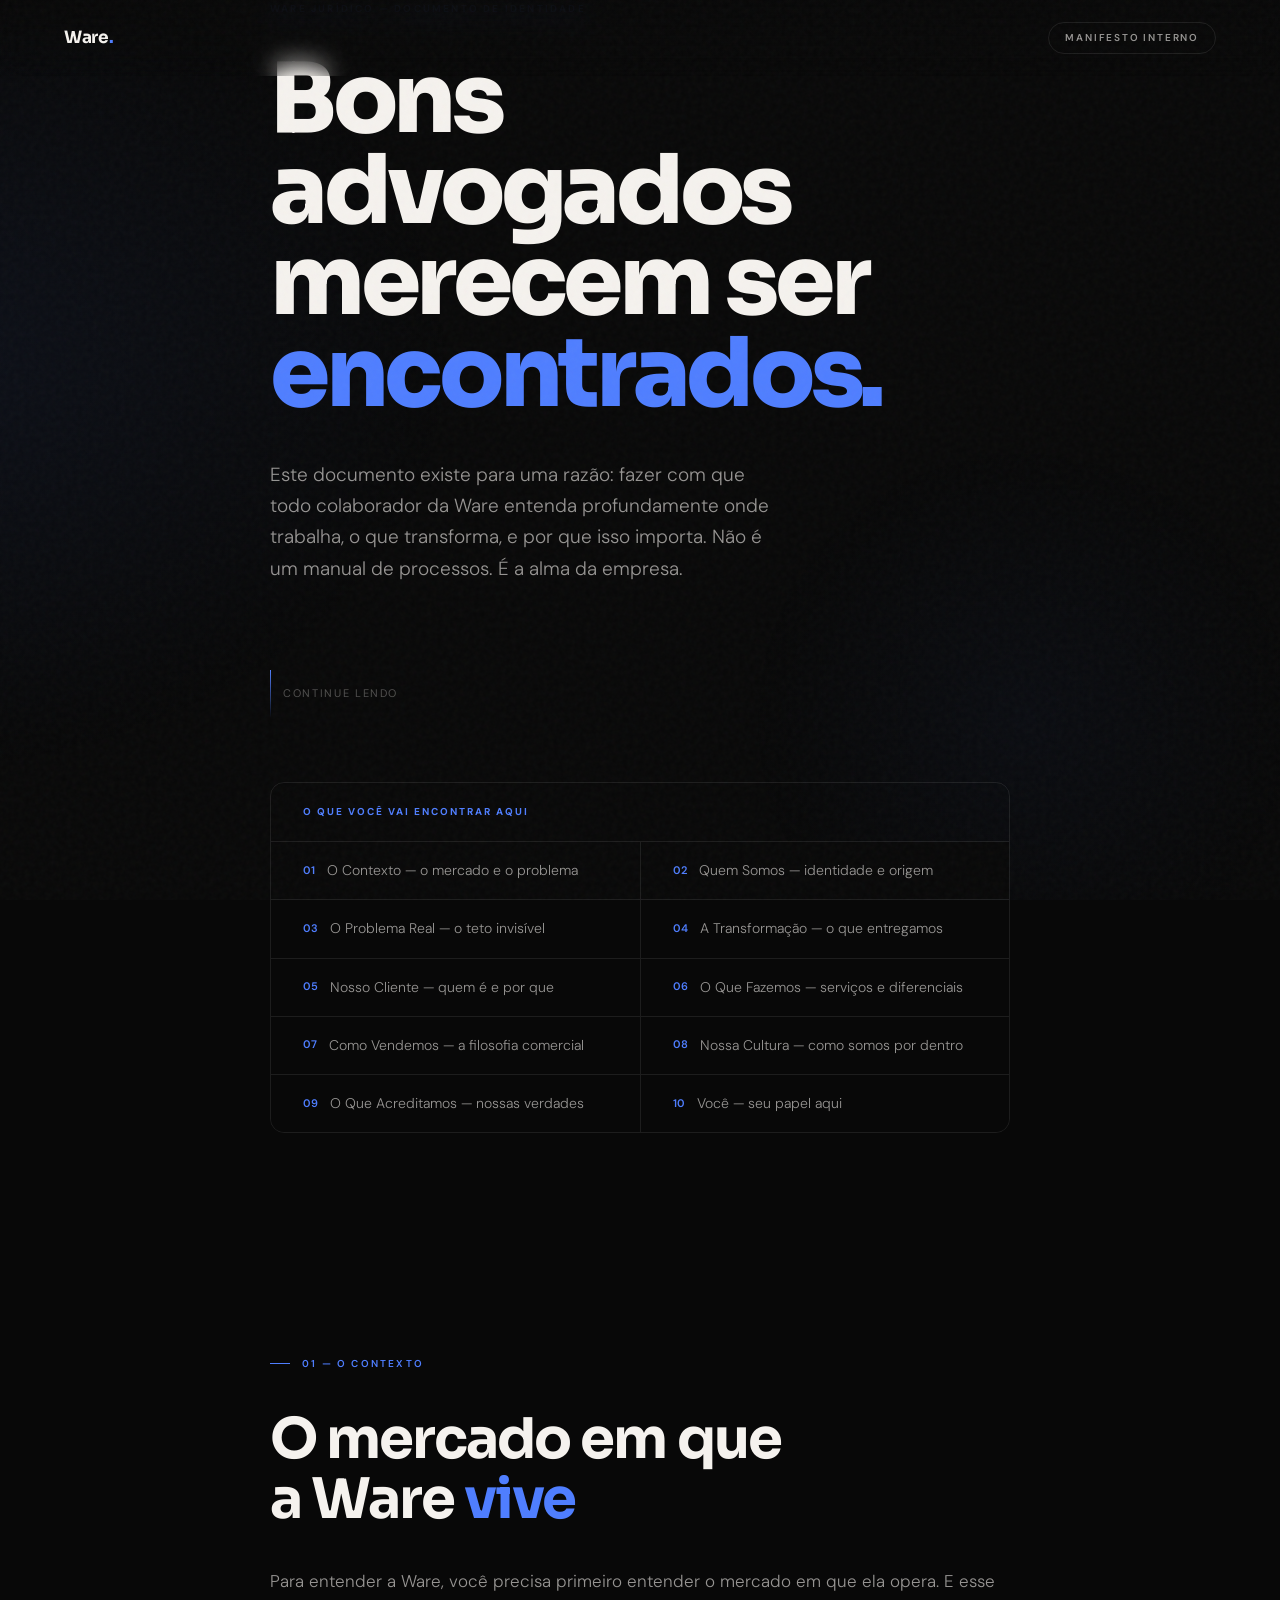
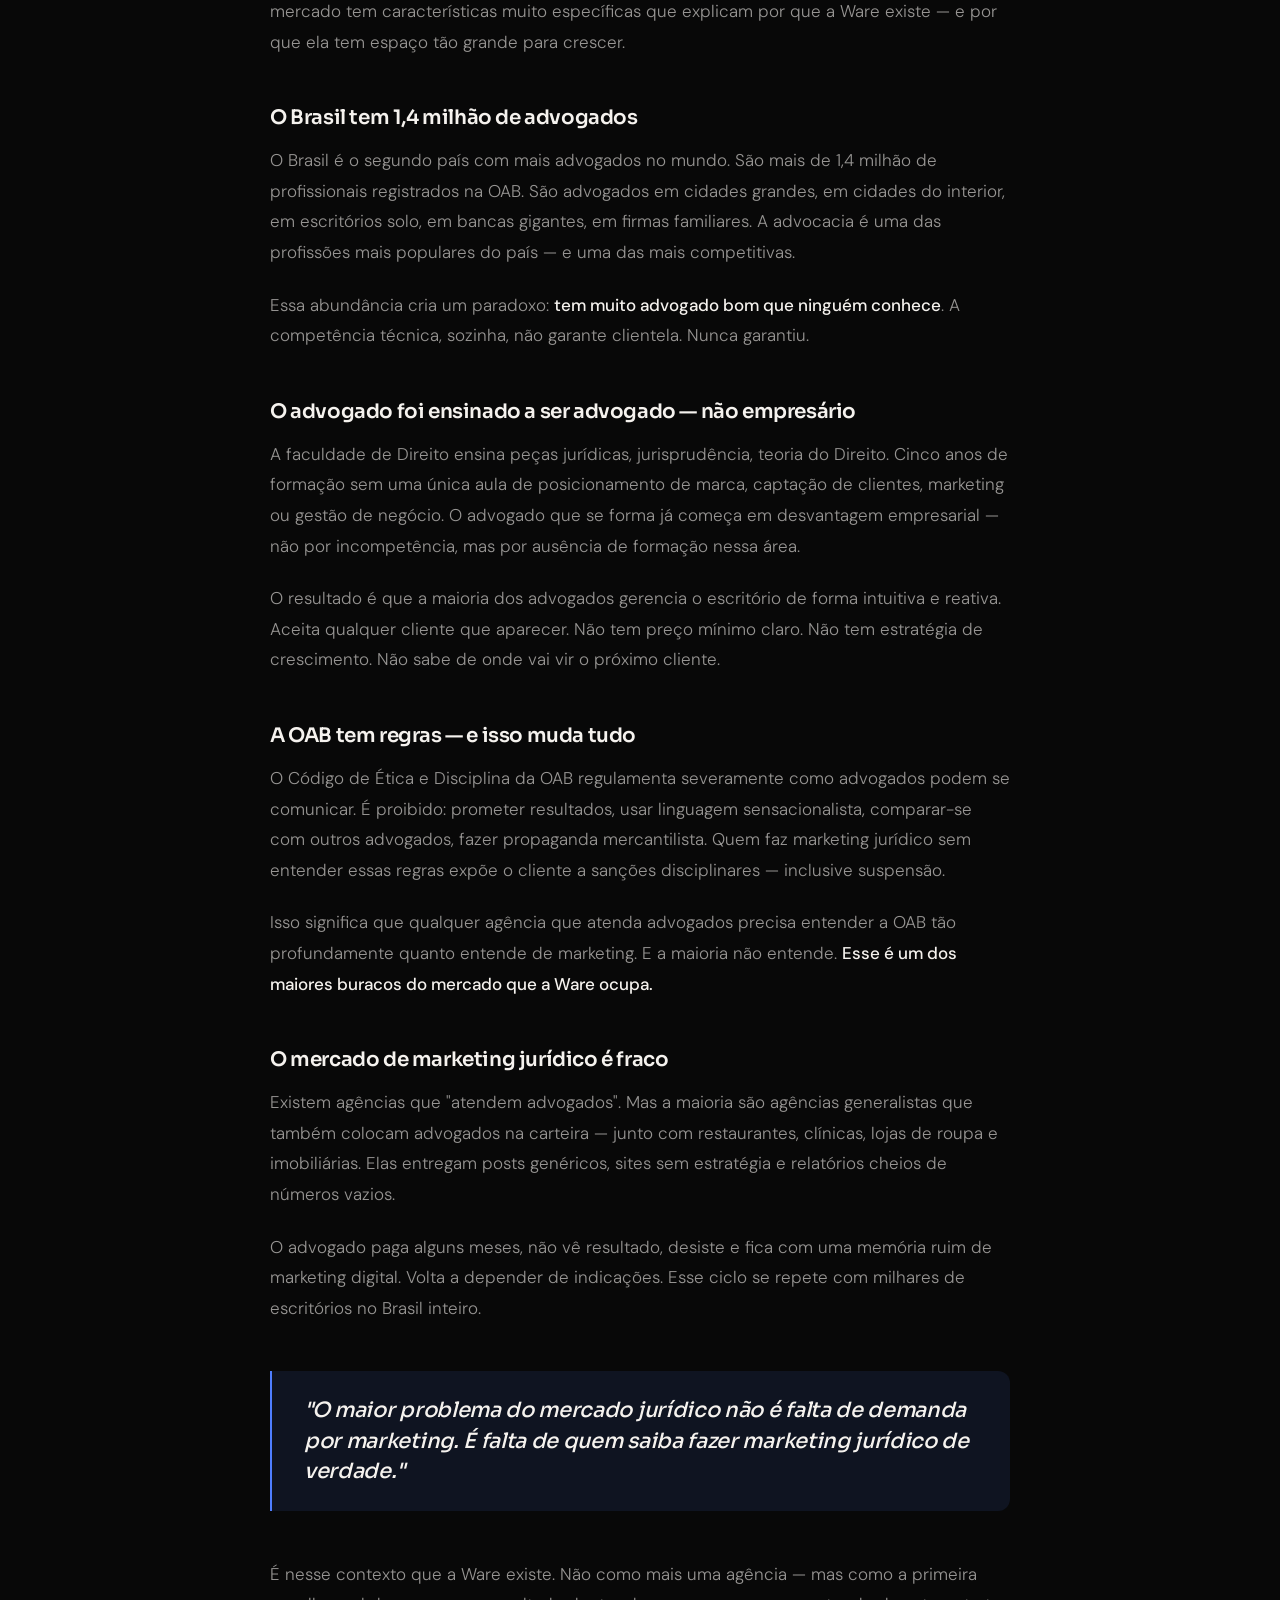
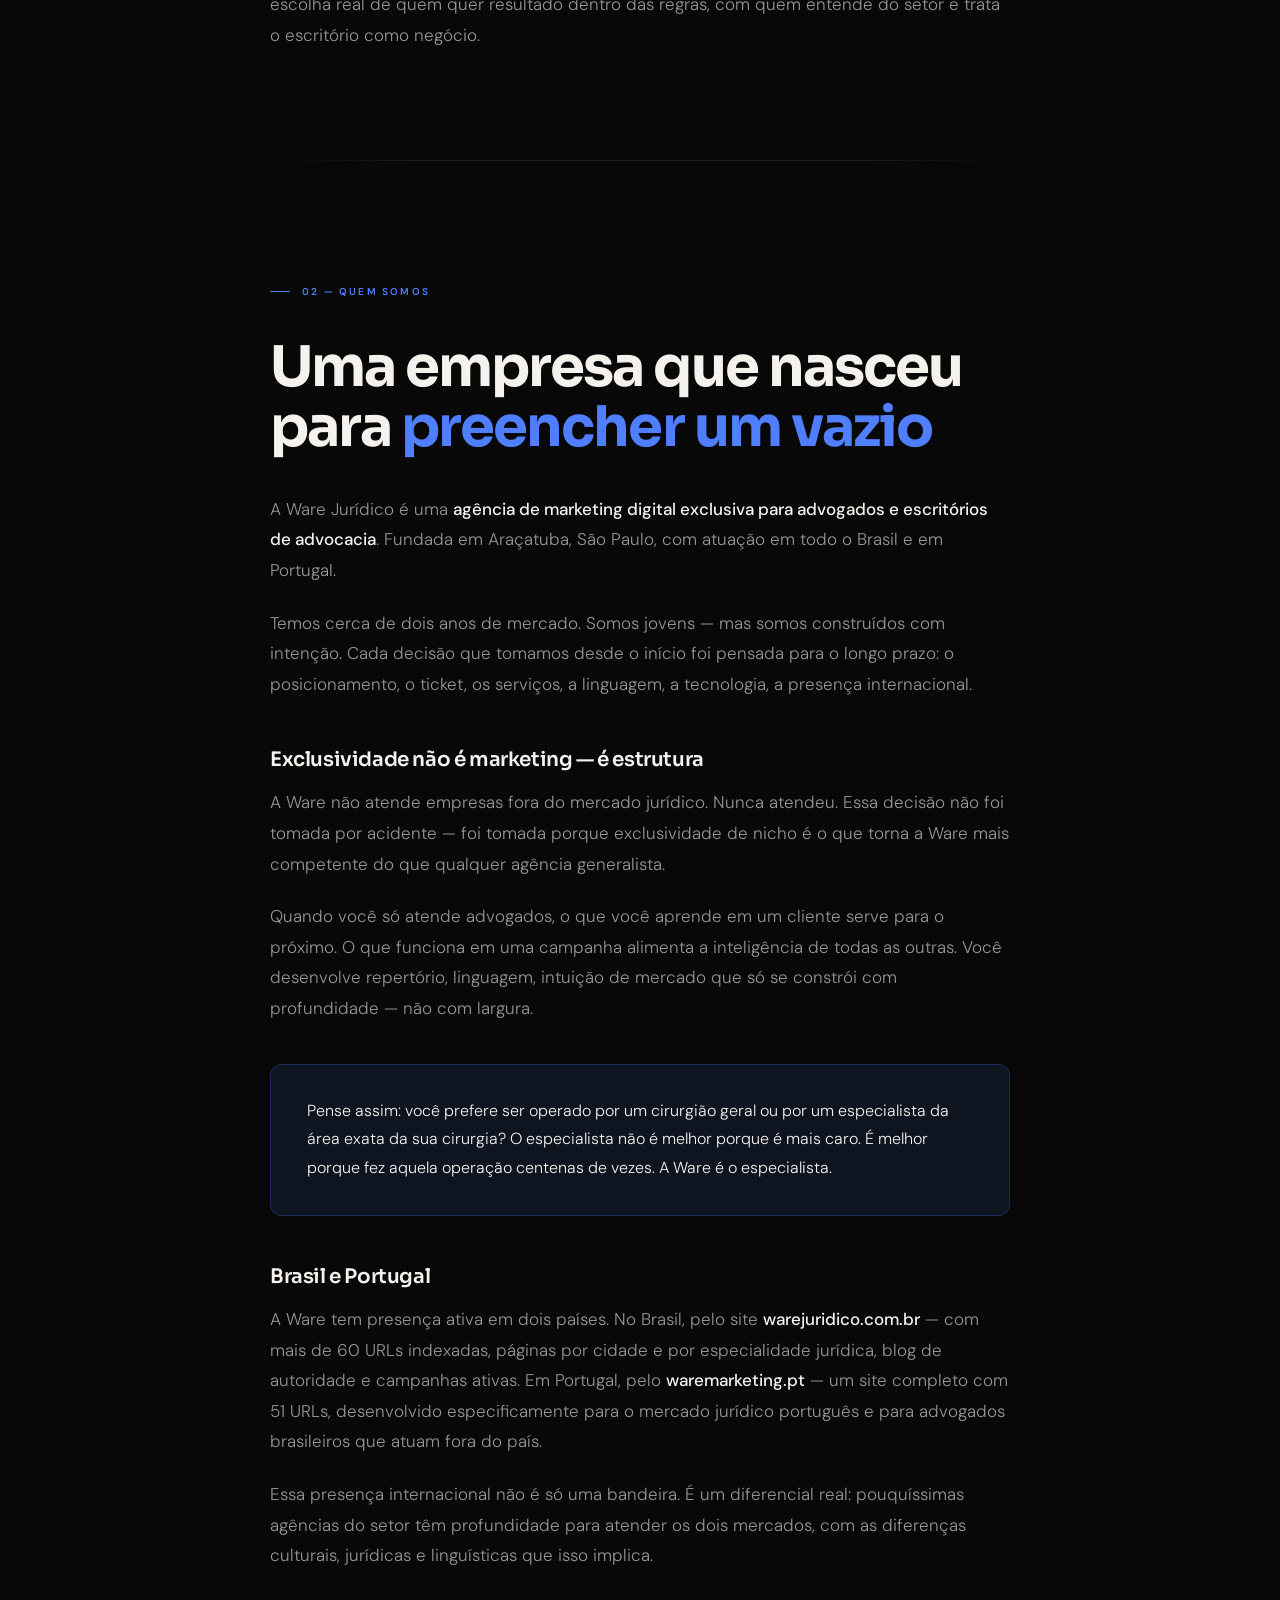
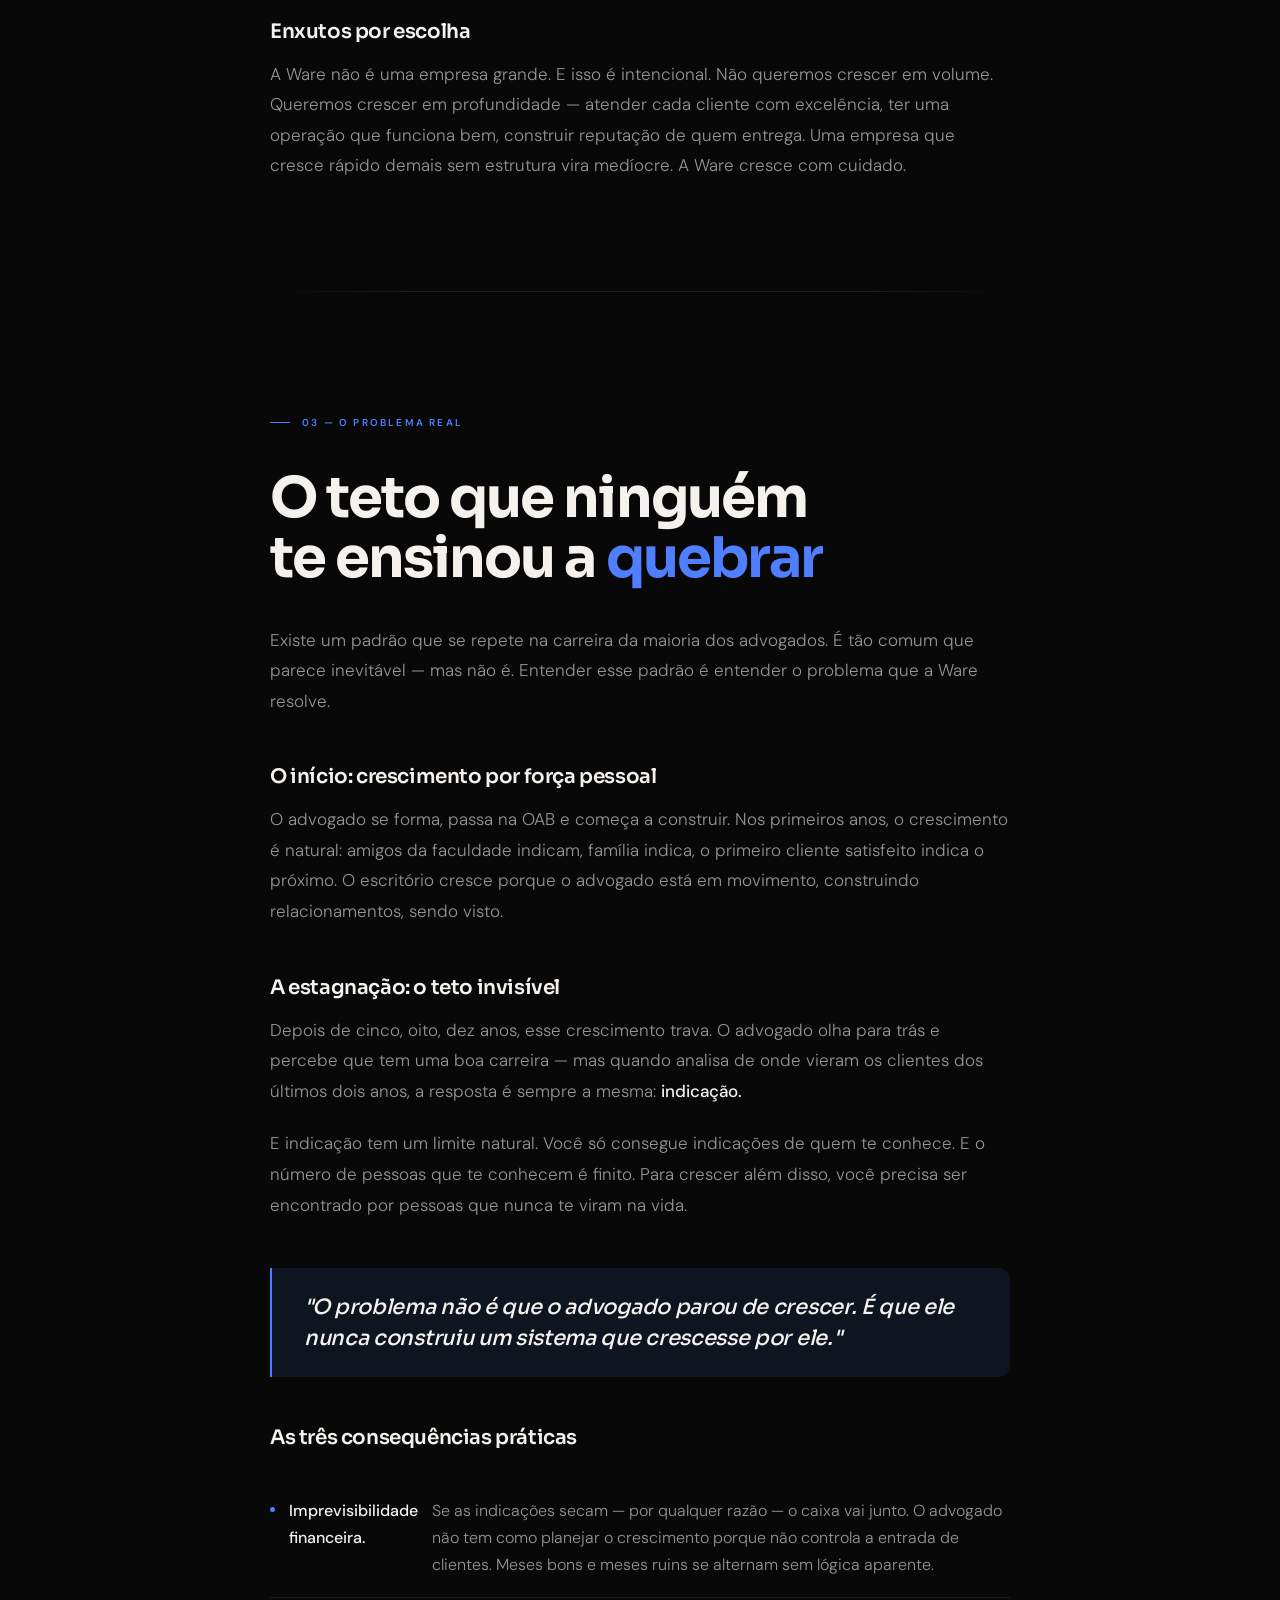
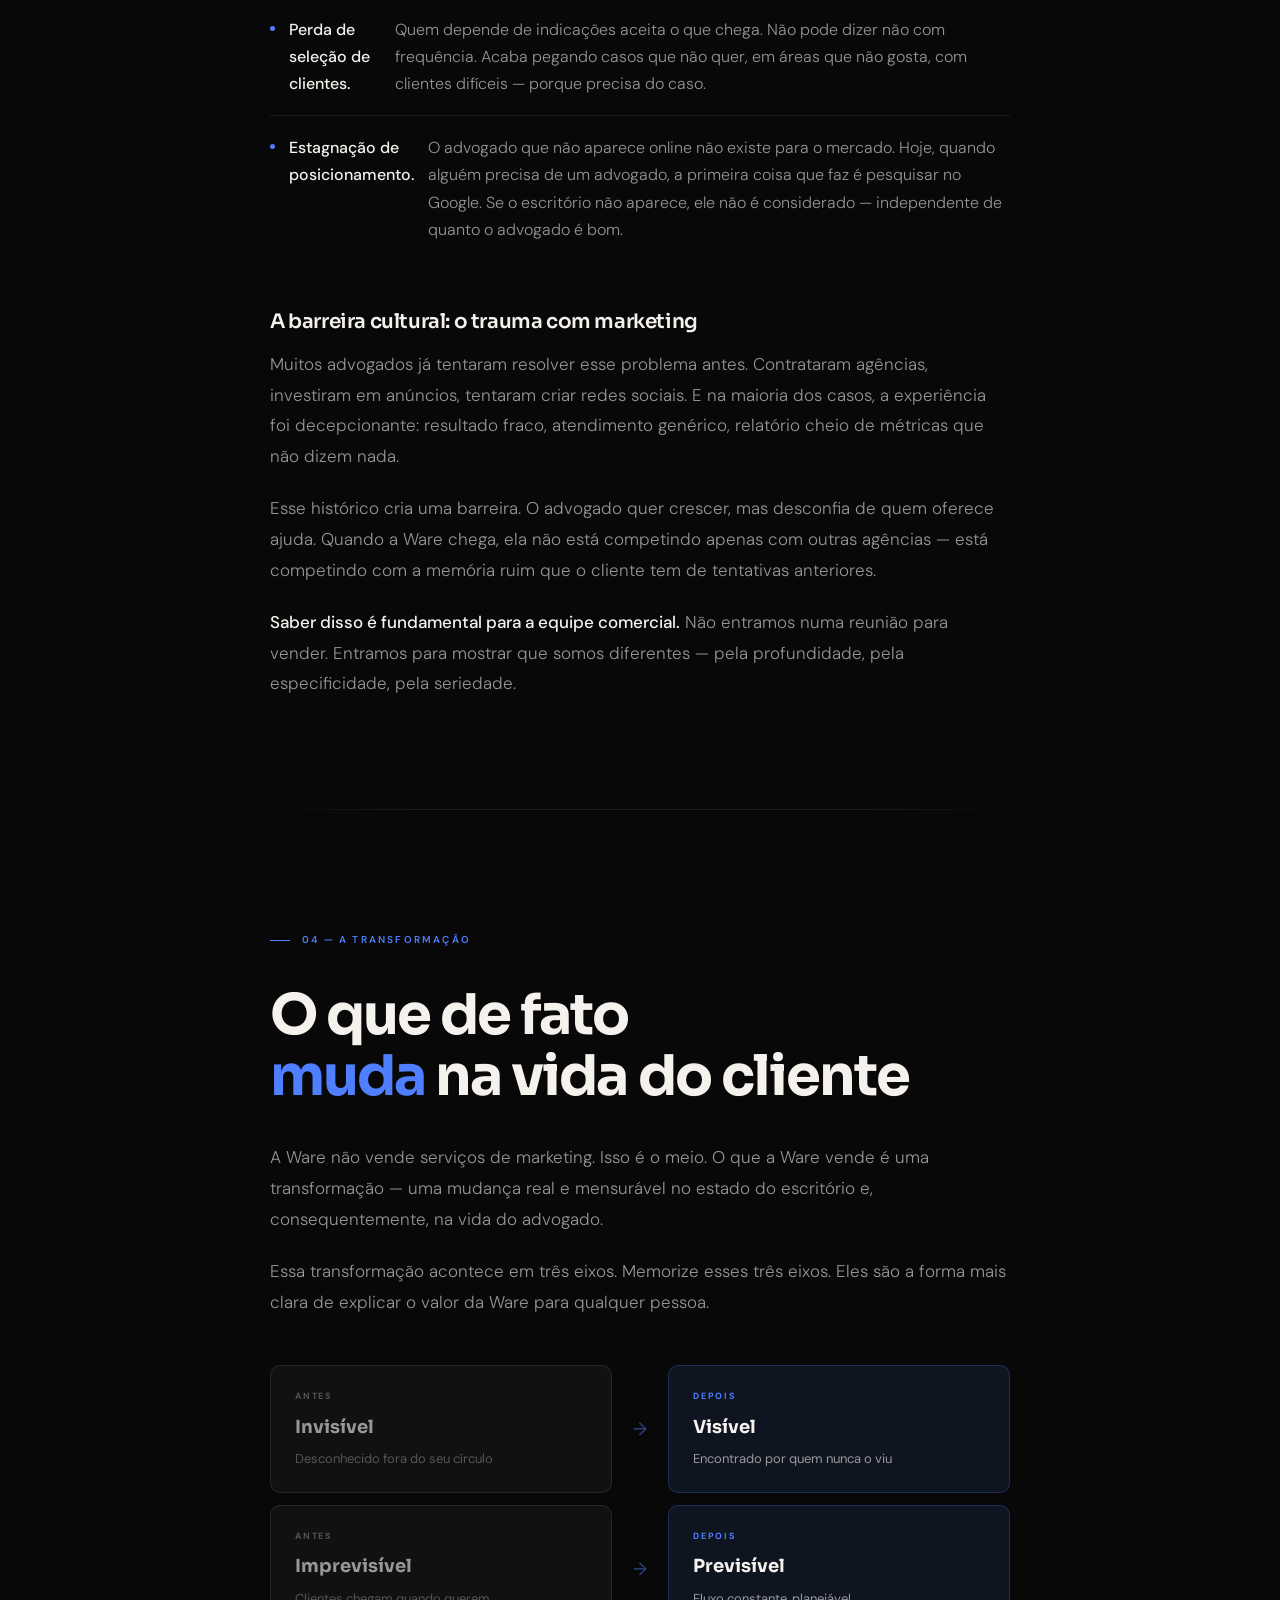
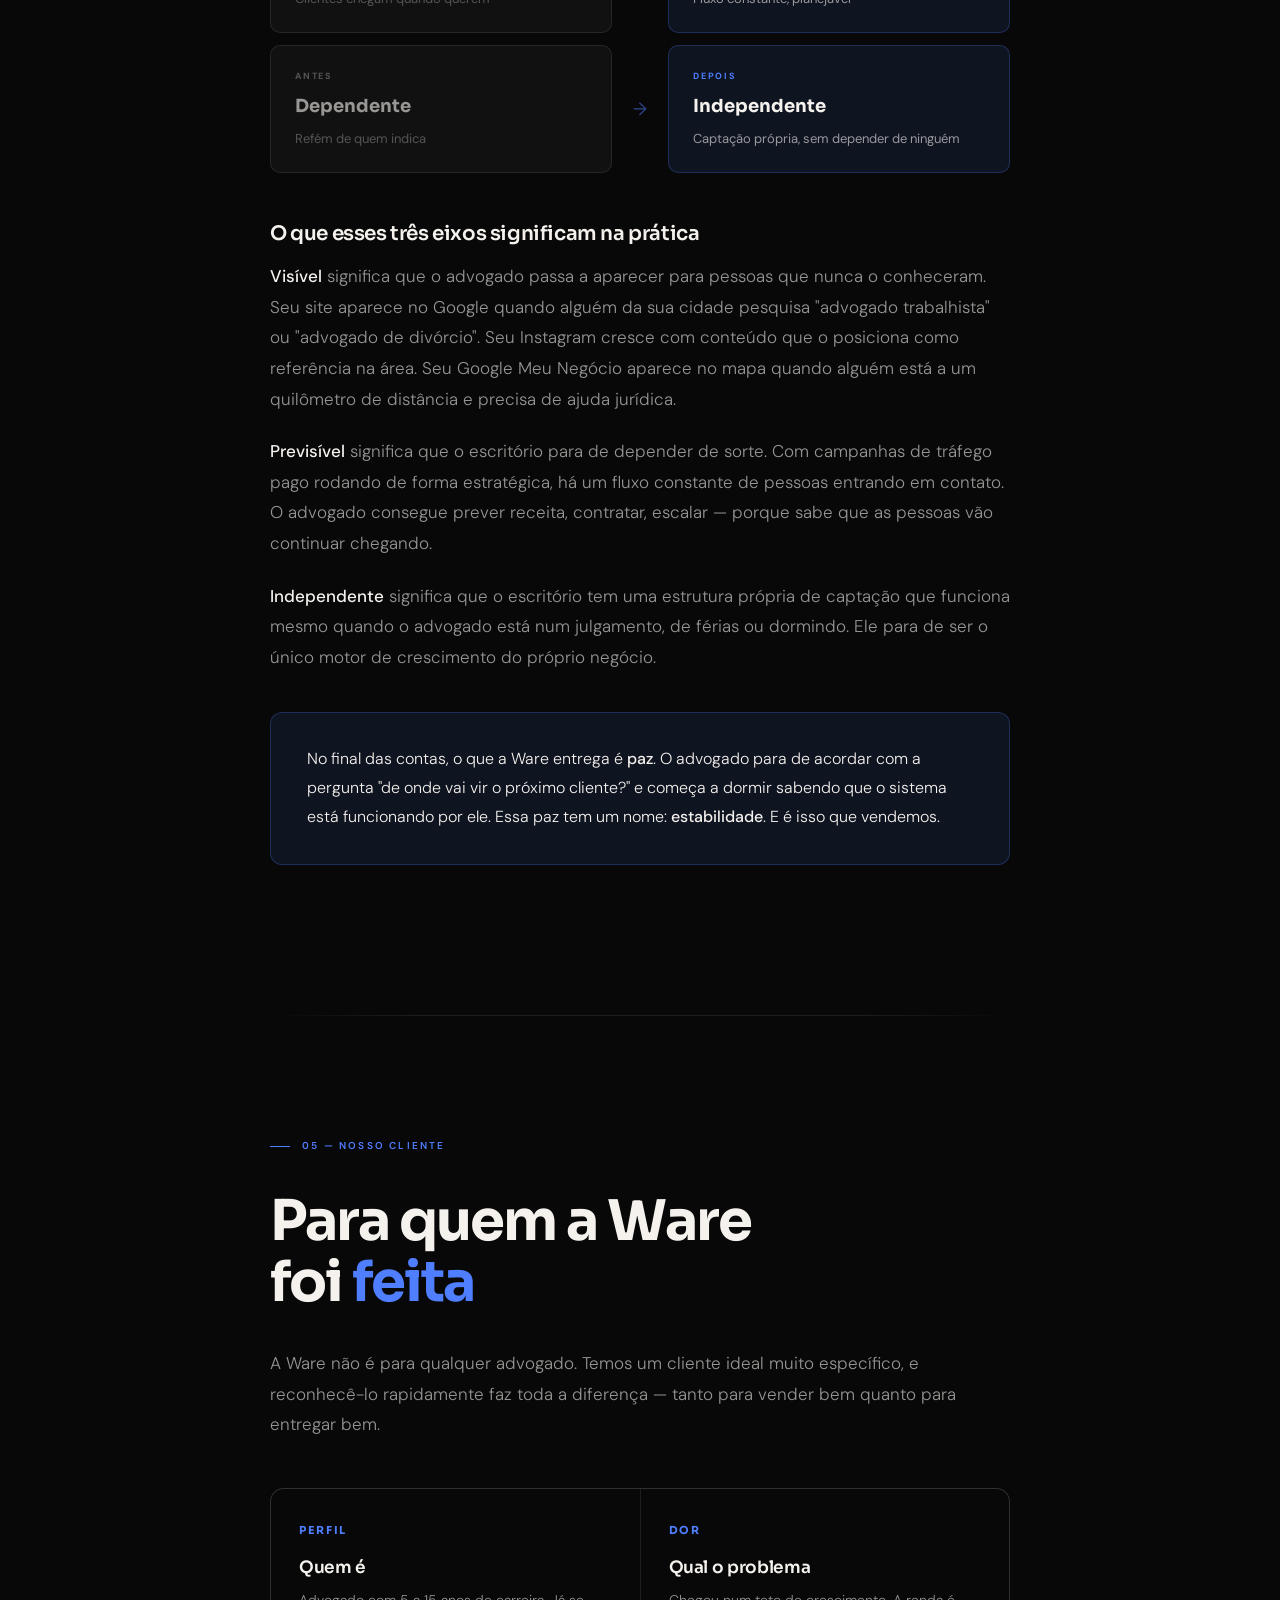
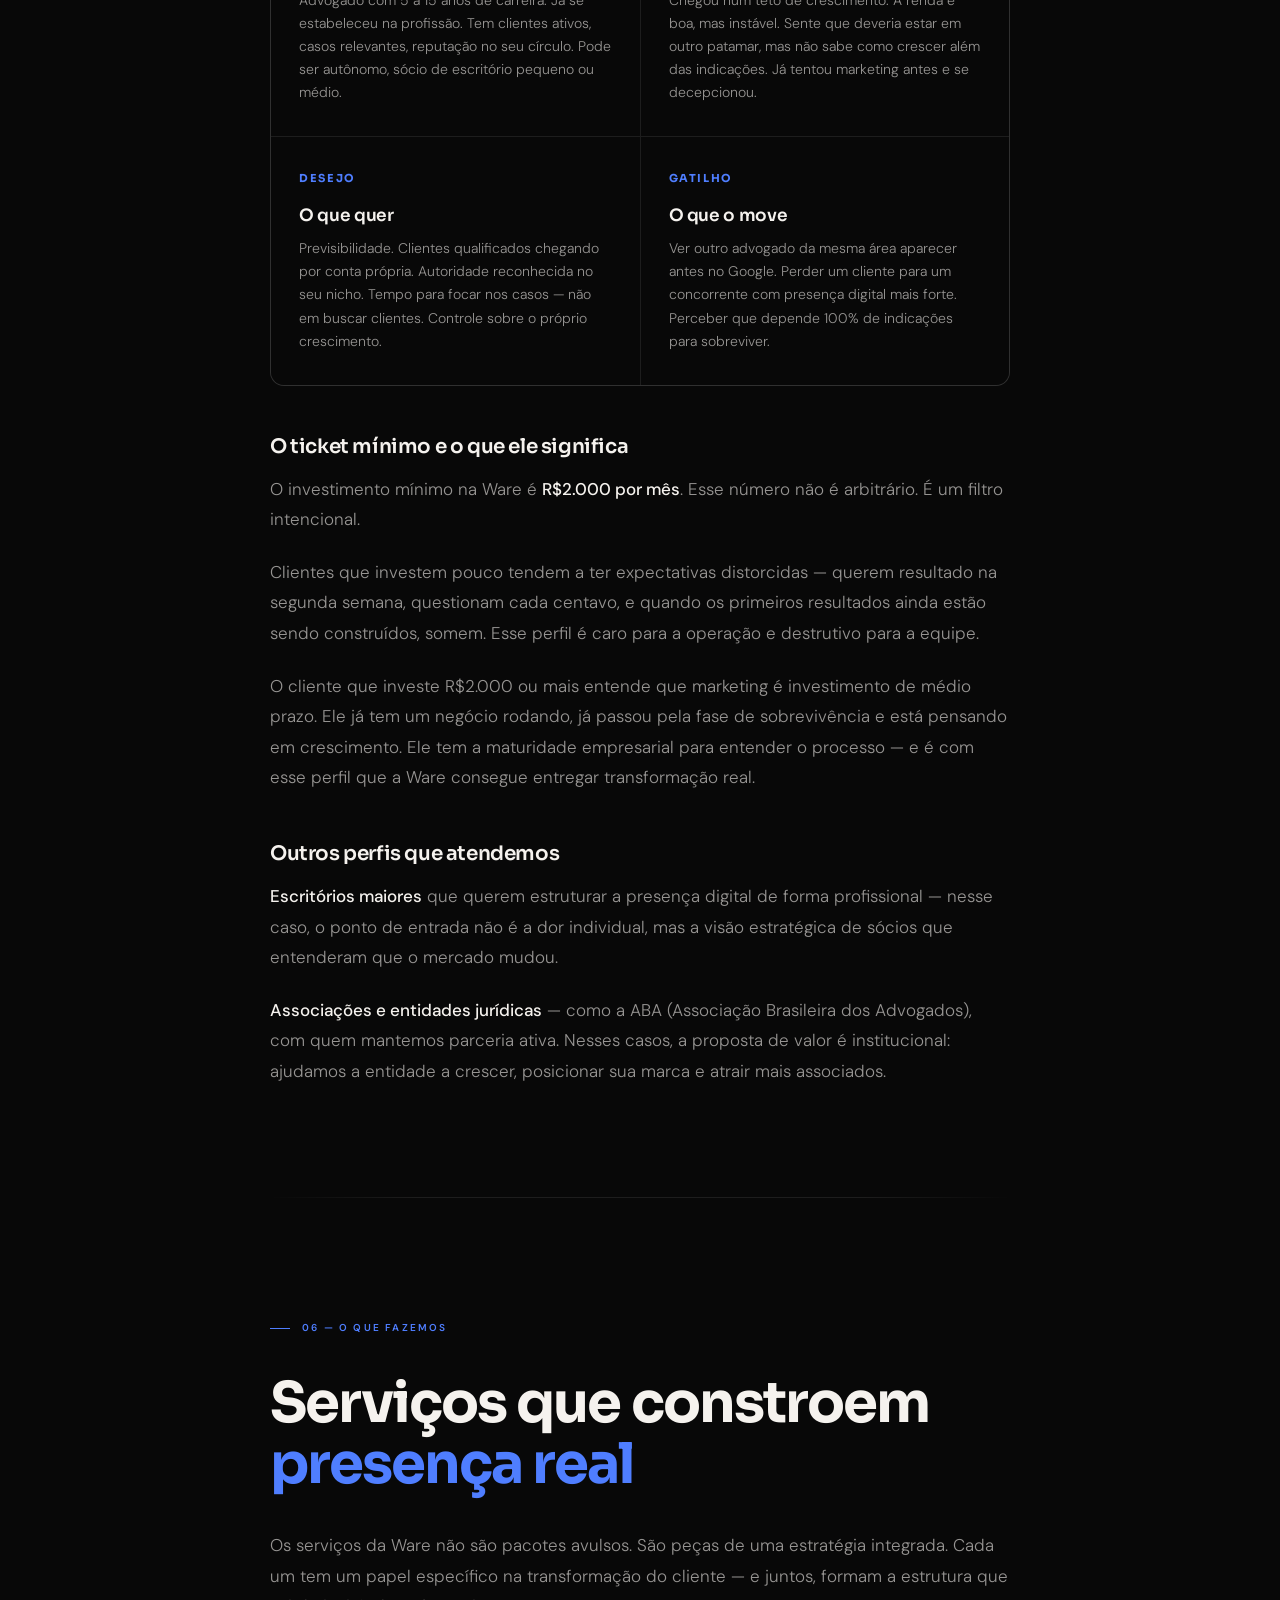
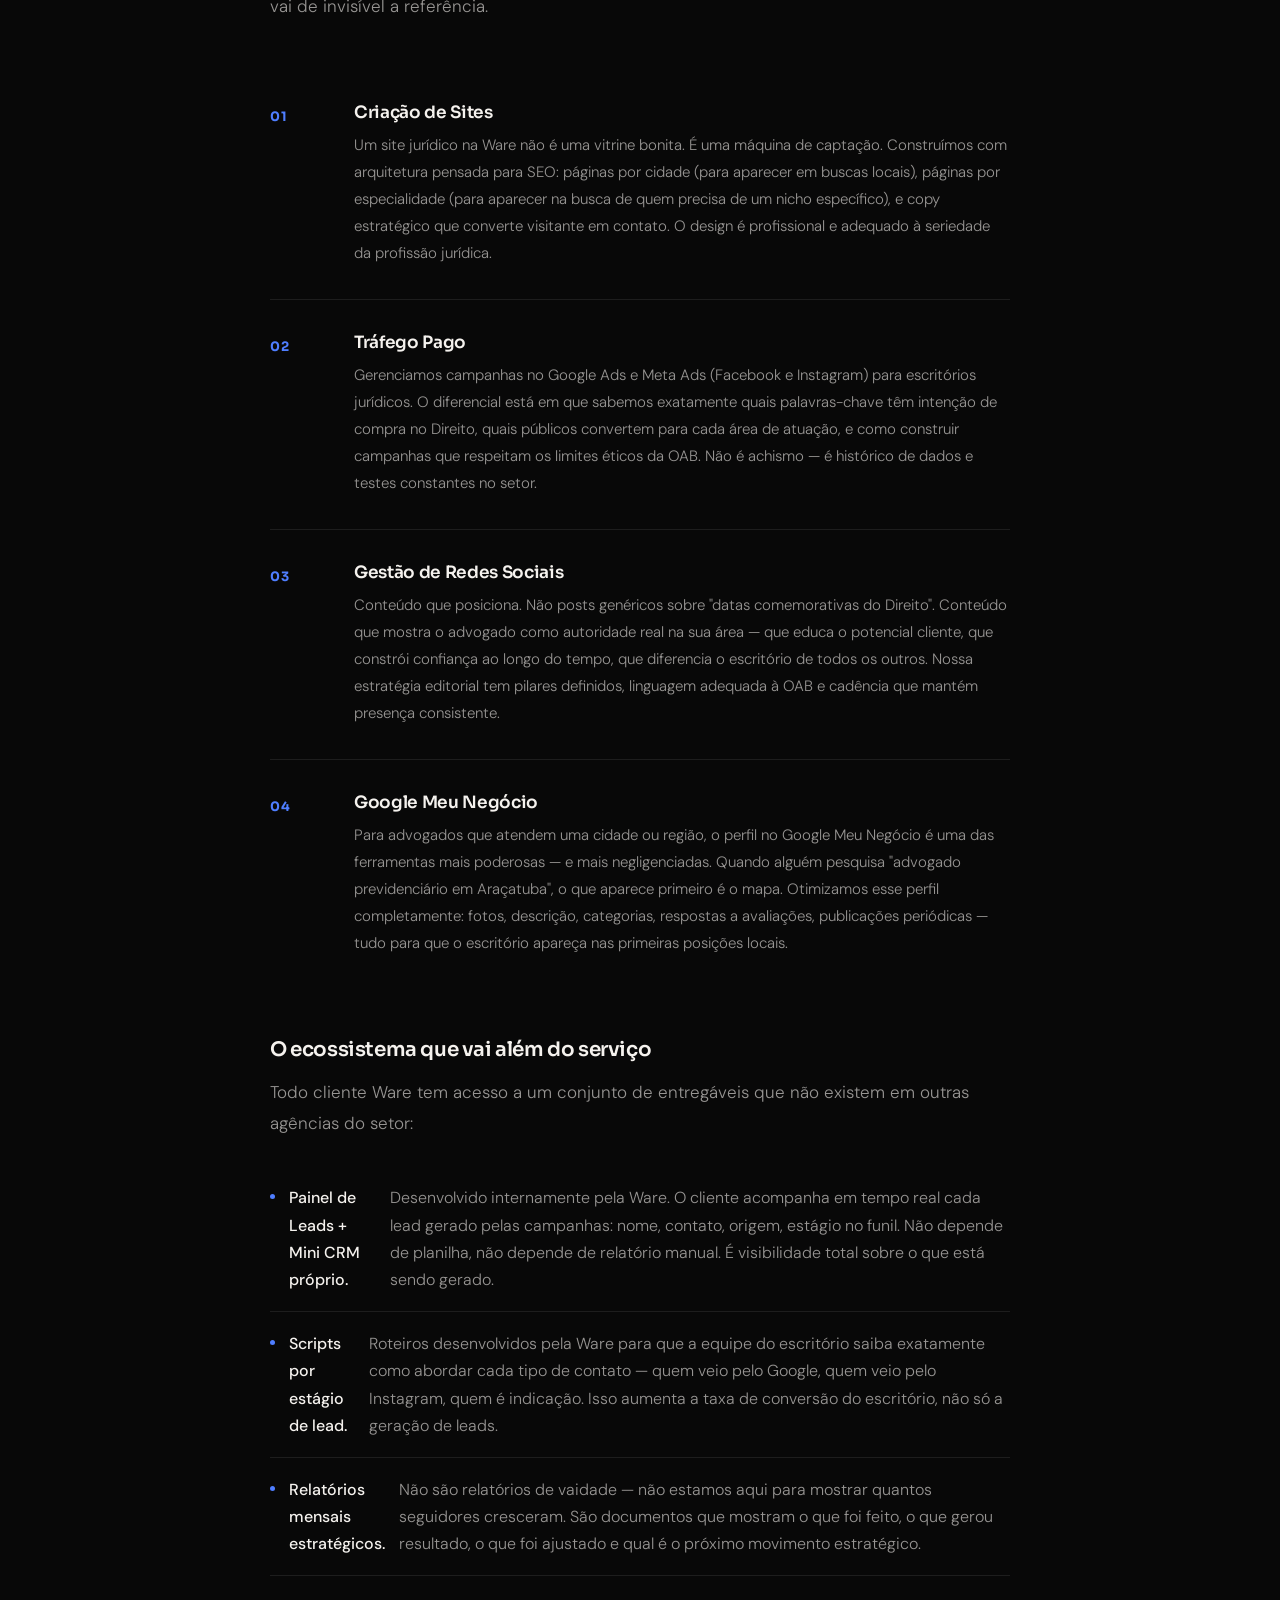
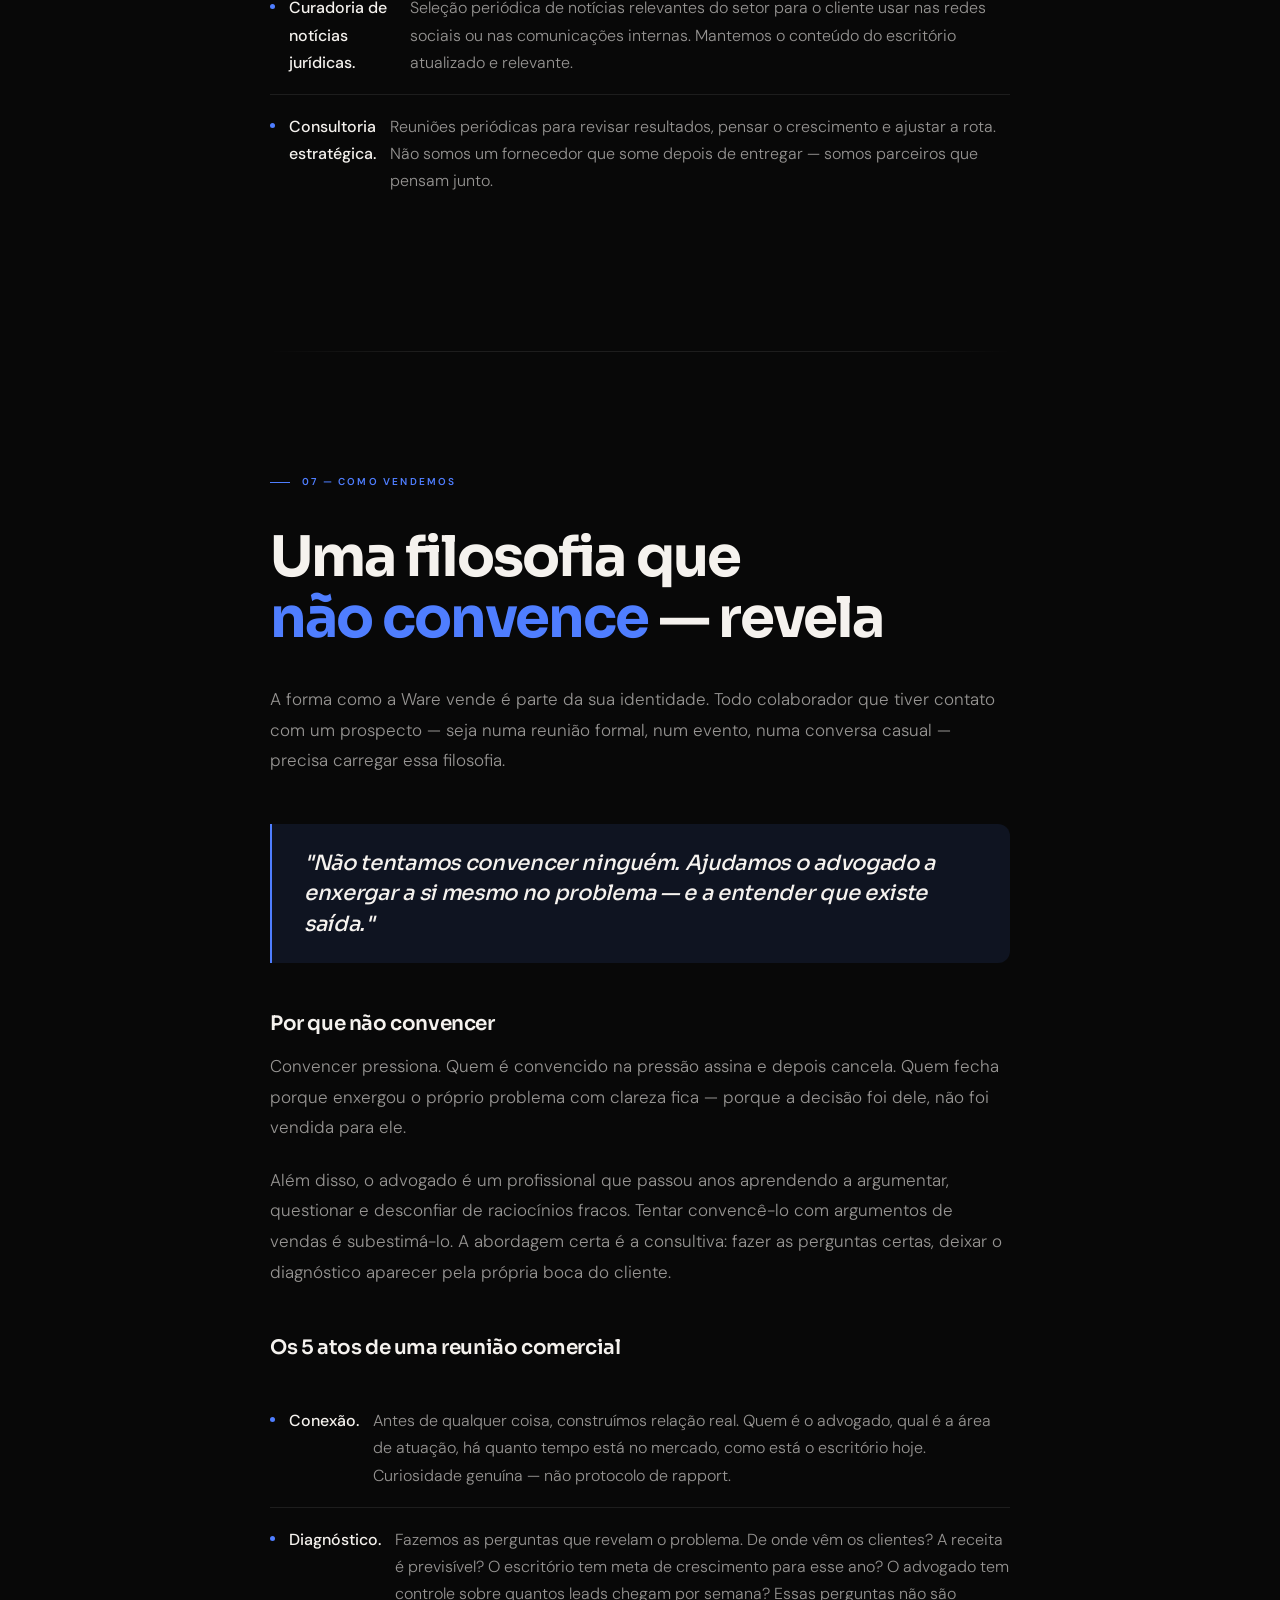
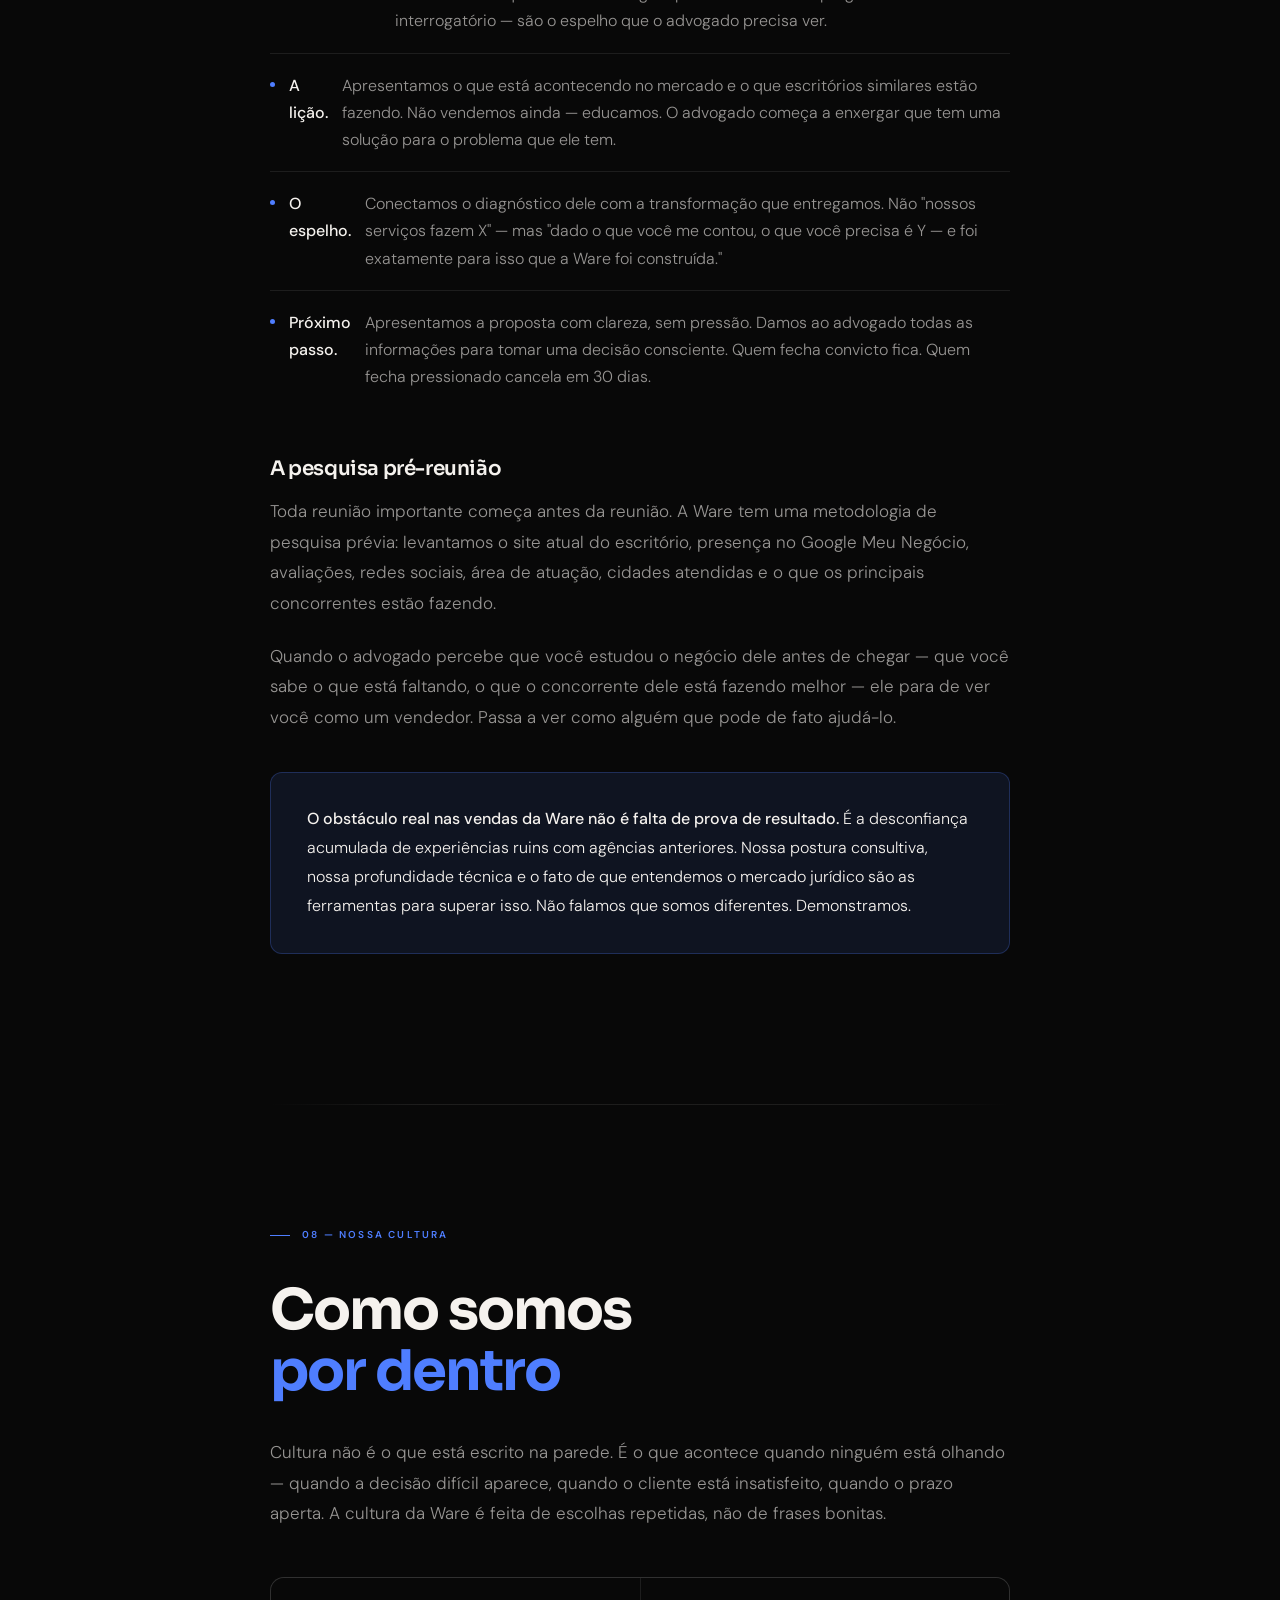
<file: manifesto-ware.html>
<!DOCTYPE html>
<html lang="pt-BR">
<head>
<meta charset="UTF-8">
<meta name="robots" content="noindex, nofollow, noarchive">
<meta name="googlebot" content="noindex, nofollow">
<meta name="viewport" content="width=device-width, initial-scale=1.0">
<title>Manifesto Ware Jurídico</title>
<link rel="preconnect" href="https://fonts.googleapis.com">
<link rel="preconnect" href="https://fonts.gstatic.com" crossorigin>
<link href="https://fonts.googleapis.com/css2?family=Sora:wght@300;400;500;600;700;800&family=DM+Sans:ital,opsz,wght@0,9..40,300;0,9..40,400;0,9..40,500;1,9..40,300;1,9..40,400&display=swap" rel="stylesheet">
<style>
  :root {
    --black: #080808;
    --blue: #4F7EFF;
    --blue-dim: rgba(79,126,255,0.10);
    --blue-border: rgba(79,126,255,0.25);
    --white: #f5f2ee;
    --white-60: rgba(245,242,238,0.60);
    --white-30: rgba(245,242,238,0.30);
    --white-08: rgba(245,242,238,0.08);
    --white-04: rgba(245,242,238,0.04);
    --border: rgba(245,242,238,0.09);
  }

  *, *::before, *::after { box-sizing: border-box; margin: 0; padding: 0; }
  html { scroll-behavior: smooth; overflow-x: hidden; max-width: 100%; }

  body {
    background: var(--black);
    color: var(--white);
    font-family: 'DM Sans', sans-serif;
    font-size: 17px;
    line-height: 1.8;
    overflow-x: hidden;
    max-width: 100%;
    width: 100%;
  }

  /* grain */
  body::before {
    content: '';
    position: fixed;
    inset: 0;
    background-image: url("data:image/svg+xml,%3Csvg viewBox='0 0 200 200' xmlns='http://www.w3.org/2000/svg'%3E%3Cfilter id='n'%3E%3CfeTurbulence type='fractalNoise' baseFrequency='0.85' numOctaves='4' stitchTiles='stitch'/%3E%3C/filter%3E%3Crect width='100%25' height='100%25' filter='url(%23n)' opacity='0.035'/%3E%3C/svg%3E");
    pointer-events: none;
    z-index: 9999;
  }

  /* ─── NAV ─── */
  nav {
    position: fixed; top: 0; left: 0; right: 0; z-index: 200;
    padding: 22px 64px;
    display: flex; align-items: center; justify-content: space-between;
    background: linear-gradient(to bottom, rgba(8,8,8,0.97) 0%, transparent 100%);
    backdrop-filter: blur(12px);
  }
  .nav-logo {
    font-family: 'Sora', sans-serif;
    font-size: 17px; font-weight: 700; letter-spacing: -0.02em;
  }
  .nav-logo span { color: var(--blue); }
  .nav-pill {
    font-size: 10px; font-weight: 600; letter-spacing: 0.18em;
    text-transform: uppercase; color: var(--white-60);
    border: 1px solid var(--border); padding: 6px 16px; border-radius: 100px;
  }

  /* ─── LAYOUT ─── */
  .wrap {
    max-width: 860px;
    margin: 0 auto;
    padding: 0 60px;
  }

  section {
    padding: 110px 60px;
    max-width: 860px;
    margin: 0 auto;
  }

  /* ─── HERO ─── */
  .hero {
    min-height: 100vh;
    display: flex; flex-direction: column; justify-content: flex-end;
    padding: 0 60px 100px;
    max-width: 860px; margin: 0 auto;
    position: relative;
  }

  .hero-bg {
    position: fixed; top: 0; left: 0; right: 0; bottom: 0;
    width: 100%;
    background:
      radial-gradient(ellipse 800px 600px at -100px 40%, rgba(79,126,255,0.07) 0%, transparent 70%),
      radial-gradient(ellipse 400px 400px at 80% 80%, rgba(79,126,255,0.04) 0%, transparent 70%);
    pointer-events: none; z-index: 0;
    overflow: hidden;
  }

  .hero > * { position: relative; z-index: 1; }

  .hero-kicker {
    font-size: 10px; font-weight: 600; letter-spacing: 0.22em;
    text-transform: uppercase; color: var(--blue);
    margin-bottom: 36px;
    opacity: 0; animation: rise 0.9s ease forwards 0.3s;
  }

  .hero h1 {
    font-family: 'Sora', sans-serif;
    font-size: clamp(52px, 8vw, 96px);
    font-weight: 800; line-height: 0.95;
    letter-spacing: -0.045em;
    margin-bottom: 40px;
    opacity: 0; animation: rise 0.9s ease forwards 0.5s;
  }
  .hero h1 em { font-style: normal; color: var(--blue); }

  .hero-lead {
    font-size: 19px; font-weight: 300; color: var(--white-60);
    max-width: 520px; line-height: 1.65;
    opacity: 0; animation: rise 0.9s ease forwards 0.7s;
  }

  .scroll-hint {
    margin-top: 64px;
    display: flex; align-items: center; gap: 12px;
    font-size: 11px; letter-spacing: 0.15em; text-transform: uppercase;
    color: var(--white-30);
    opacity: 0; animation: rise 0.9s ease forwards 1s;
  }
  .scroll-hint-line {
    width: 1px; height: 48px;
    background: linear-gradient(to bottom, var(--blue), transparent);
  }

  /* ─── DIVIDER ─── */
  hr {
    border: none;
    height: 1px;
    background: linear-gradient(to right, transparent, var(--border) 20%, var(--border) 80%, transparent);
    margin: 0 60px;
    max-width: calc(860px - 120px);
    margin-left: auto; margin-right: auto;
  }

  /* ─── TYPOGRAPHY ─── */
  .chapter-label {
    display: inline-flex; align-items: center; gap: 12px;
    font-size: 10px; font-weight: 600; letter-spacing: 0.22em;
    text-transform: uppercase; color: var(--blue);
    margin-bottom: 36px;
  }
  .chapter-label::before {
    content: ''; display: block;
    width: 20px; height: 1px; background: var(--blue);
  }

  h2 {
    font-family: 'Sora', sans-serif;
    font-size: clamp(34px, 4.5vw, 56px);
    font-weight: 700; line-height: 1.08;
    letter-spacing: -0.035em;
    margin-bottom: 36px;
  }
  h2 em { font-style: normal; color: var(--blue); }

  h3 {
    font-family: 'Sora', sans-serif;
    font-size: 20px; font-weight: 600;
    letter-spacing: -0.02em; line-height: 1.3;
    color: var(--white);
    margin: 48px 0 14px;
  }

  p { color: var(--white-60); font-weight: 300; margin-bottom: 22px; }
  p:last-child { margin-bottom: 0; }
  p strong { color: var(--white); font-weight: 500; }

  /* ─── PULL QUOTE ─── */
  .pq {
    border-left: 2px solid var(--blue);
    padding: 24px 32px;
    margin: 48px 0;
    background: var(--blue-dim);
    border-radius: 0 12px 12px 0;
  }
  .pq p {
    font-family: 'Sora', sans-serif;
    font-size: 21px; font-weight: 500;
    color: var(--white); line-height: 1.45;
    letter-spacing: -0.015em;
    margin: 0; font-style: italic;
  }

  /* ─── CALLOUT ─── */
  .callout {
    border: 1px solid var(--blue-border);
    background: var(--blue-dim);
    border-radius: 12px;
    padding: 32px 36px;
    margin: 40px 0;
  }
  .callout p { color: var(--white); font-size: 16px; margin: 0; font-weight: 300; }

  /* ─── CARD GRID ─── */
  .grid {
    display: grid;
    grid-template-columns: repeat(auto-fit, minmax(260px, 1fr));
    gap: 1px;
    background: var(--border);
    border: 1px solid var(--border);
    border-radius: 14px;
    overflow: hidden;
    margin: 48px 0;
  }
  .card {
    background: var(--black);
    padding: 32px 28px;
    transition: background 0.25s;
  }
  .card:hover { background: rgba(79,126,255,0.06); }
  .card-num {
    font-family: 'Sora', sans-serif;
    font-size: 11px; font-weight: 700;
    letter-spacing: 0.15em; color: var(--blue);
    margin-bottom: 16px;
  }
  .card h3 { font-size: 17px; margin: 0 0 10px; }
  .card p { font-size: 14px; line-height: 1.65; margin: 0; }

  /* ─── TRANSFORM BLOCKS ─── */
  .transforms { margin: 48px 0; display: flex; flex-direction: column; gap: 12px; }
  .tx {
    display: grid;
    grid-template-columns: 1fr 32px 1fr;
    align-items: center;
    gap: 12px;
  }
  .tx-box {
    border: 1px solid var(--border);
    border-radius: 10px;
    padding: 22px 24px;
  }
  .tx-box.from { background: var(--white-04); }
  .tx-box.to   { background: var(--blue-dim); border-color: var(--blue-border); }
  .tx-tag {
    font-size: 9px; font-weight: 700; letter-spacing: 0.2em;
    text-transform: uppercase;
    color: var(--white-30); margin-bottom: 6px;
  }
  .tx-box.to .tx-tag { color: var(--blue); }
  .tx-word {
    font-family: 'Sora', sans-serif;
    font-size: 18px; font-weight: 700;
    color: var(--white-60);
  }
  .tx-box.to .tx-word { color: var(--white); }
  .tx-sub { font-size: 13px; color: var(--white-30); margin-top: 4px; }
  .tx-box.to .tx-sub { color: var(--white-60); }
  .tx-arrow { text-align: center; color: var(--blue); font-size: 18px; opacity: 0.5; }

  /* ─── LIST ─── */
  .prose-list { list-style: none; margin: 28px 0; }
  .prose-list li {
    display: flex; align-items: flex-start; gap: 14px;
    padding: 18px 0; border-bottom: 1px solid var(--border);
    color: var(--white-60); font-weight: 300; font-size: 16px;
    line-height: 1.7;
  }
  .prose-list li:last-child { border-bottom: none; }
  .prose-list li::before {
    content: ''; flex-shrink: 0;
    width: 5px; height: 5px; border-radius: 50%;
    background: var(--blue); margin-top: 10px;
  }
  .prose-list li strong { color: var(--white); font-weight: 500; }

  /* ─── BELIEFS ─── */
  .belief {
    padding: 36px 0;
    border-bottom: 1px solid var(--border);
  }
  .belief:last-child { border-bottom: none; }
  .belief-stmt {
    font-family: 'Sora', sans-serif;
    font-size: 19px; font-weight: 600;
    letter-spacing: -0.02em; line-height: 1.3;
    color: var(--white); margin-bottom: 14px;
  }
  .belief p { font-size: 15px; line-height: 1.75; margin: 0; }

  /* ─── PILLARS ─── */
  .pillars { margin: 48px 0; display: flex; flex-direction: column; gap: 0; }
  .pillar {
    display: grid;
    grid-template-columns: 56px 1fr;
    gap: 0 28px;
    padding: 32px 0;
    border-bottom: 1px solid var(--border);
    align-items: start;
  }
  .pillar:last-child { border-bottom: none; }
  .pillar-n {
    font-family: 'Sora', sans-serif;
    font-size: 13px; font-weight: 700;
    color: var(--blue); letter-spacing: 0.05em;
    padding-top: 3px;
  }
  .pillar h3 { font-size: 17px; margin: 0 0 8px; }
  .pillar p  { font-size: 15px; margin: 0; }

  /* ─── CLOSING ─── */
  .closing {
    text-align: center;
    padding: 120px 60px 80px;
    max-width: 860px; margin: 0 auto;
    position: relative;
  }
  .closing::before {
    content: '';
    position: absolute;
    top: 40%; left: 50%; transform: translate(-50%,-50%);
    width: 600px; height: 400px;
    background: radial-gradient(ellipse, rgba(79,126,255,0.09) 0%, transparent 70%);
    pointer-events: none;
  }
  .closing > * { position: relative; }
  .closing h2 { font-size: clamp(38px, 5.5vw, 68px); margin-bottom: 24px; }
  .closing .lead { font-size: 18px; max-width: 480px; margin: 0 auto 16px; }
  .closing-mark {
    margin-top: 72px;
    font-size: 11px; font-weight: 600; letter-spacing: 0.18em;
    text-transform: uppercase; color: var(--white-30);
  }

  /* ─── FOOTER ─── */
  footer {
    border-top: 1px solid var(--border);
    padding: 36px 60px;
    max-width: 860px; margin: 0 auto;
    display: flex; justify-content: space-between; align-items: center;
  }
  footer p { font-size: 12px; color: var(--white-30); margin: 0; }

  /* ─── TOC ─── */
  .toc {
    margin-top: 64px;
    border: 1px solid var(--border);
    border-radius: 14px;
    overflow: hidden;
  }
  .toc-head {
    padding: 20px 32px;
    border-bottom: 1px solid var(--border);
    font-size: 10px; font-weight: 700; letter-spacing: 0.2em;
    text-transform: uppercase; color: var(--blue);
  }
  .toc-grid {
    display: grid;
    grid-template-columns: 1fr 1fr;
    background: var(--border);
    gap: 1px;
  }
  .toc-item {
    background: var(--black);
    padding: 16px 32px;
    text-decoration: none;
    color: var(--white-60);
    font-size: 14px; font-weight: 300;
    transition: color 0.2s, background 0.2s;
    display: flex; align-items: center; gap: 12px;
  }
  .toc-item:hover { color: var(--white); background: var(--white-04); }
  .toc-num { color: var(--blue); font-size: 11px; font-weight: 600; flex-shrink: 0; }

  /* ─── REVEAL ─── */
  .reveal {
    opacity: 0; transform: translateY(18px);
    transition: opacity 0.75s ease, transform 0.75s ease;
  }
  .reveal.on { opacity: 1; transform: none; }

  @keyframes rise {
    from { opacity: 0; transform: translateY(22px); }
    to   { opacity: 1; transform: none; }
  }

  /* ─── RESPONSIVE ─── */
  @media (max-width: 700px) {
    nav { padding: 18px 20px; }
    section, .hero, .closing { padding-left: 20px; padding-right: 20px; }
    hr { margin-left: 20px; margin-right: 20px; }
    footer { padding: 28px 20px; flex-direction: column; gap: 10px; text-align: center; }
    .hero h1 { font-size: 44px; }
    .tx { grid-template-columns: 1fr; }
    .tx-arrow { transform: rotate(90deg); }
    .toc-grid { grid-template-columns: 1fr; }
    .pillar { grid-template-columns: 1fr; gap: 4px; }
    .pillar-n { font-size: 11px; }
  }
</style>
</head>
<body>
<div class="hero-bg"></div>

<!-- NAV -->
<nav>
  <div class="nav-logo">Ware<span>.</span></div>
  <div class="nav-pill">Manifesto Interno</div>
</nav>

<!-- HERO -->
<div class="hero">
  <div class="hero-kicker">Ware Jurídico — Documento de Identidade</div>
  <h1>Bons advogados<br>merecem ser<br><em>encontrados.</em></h1>
  <p class="hero-lead">Este documento existe para uma razão: fazer com que todo colaborador da Ware entenda profundamente onde trabalha, o que transforma, e por que isso importa. Não é um manual de processos. É a alma da empresa.</p>
  <div class="scroll-hint">
    <div class="scroll-hint-line"></div>
    Continue lendo
  </div>

  <div class="toc">
    <div class="toc-head">O que você vai encontrar aqui</div>
    <div class="toc-grid">
      <a href="#contexto"    class="toc-item"><span class="toc-num">01</span> O Contexto — o mercado e o problema</a>
      <a href="#quem-somos"  class="toc-item"><span class="toc-num">02</span> Quem Somos — identidade e origem</a>
      <a href="#problema"    class="toc-item"><span class="toc-num">03</span> O Problema Real — o teto invisível</a>
      <a href="#transformacao" class="toc-item"><span class="toc-num">04</span> A Transformação — o que entregamos</a>
      <a href="#cliente"     class="toc-item"><span class="toc-num">05</span> Nosso Cliente — quem é e por que</a>
      <a href="#servicos"    class="toc-item"><span class="toc-num">06</span> O Que Fazemos — serviços e diferenciais</a>
      <a href="#venda"       class="toc-item"><span class="toc-num">07</span> Como Vendemos — a filosofia comercial</a>
      <a href="#cultura"     class="toc-item"><span class="toc-num">08</span> Nossa Cultura — como somos por dentro</a>
      <a href="#crencas"     class="toc-item"><span class="toc-num">09</span> O Que Acreditamos — nossas verdades</a>
      <a href="#voce"        class="toc-item"><span class="toc-num">10</span> Você — seu papel aqui</a>
    </div>
  </div>
</div>

<!-- ══════════════════════════════════════════ -->
<!-- 01 — CONTEXTO -->
<!-- ══════════════════════════════════════════ -->
<section id="contexto" class="reveal">
  <div class="chapter-label">01 — O Contexto</div>
  <h2>O mercado em que<br>a Ware <em>vive</em></h2>

  <p>Para entender a Ware, você precisa primeiro entender o mercado em que ela opera. E esse mercado tem características muito específicas que explicam por que a Ware existe — e por que ela tem espaço tão grande para crescer.</p>

  <h3>O Brasil tem 1,4 milhão de advogados</h3>
  <p>O Brasil é o segundo país com mais advogados no mundo. São mais de 1,4 milhão de profissionais registrados na OAB. São advogados em cidades grandes, em cidades do interior, em escritórios solo, em bancas gigantes, em firmas familiares. A advocacia é uma das profissões mais populares do país — e uma das mais competitivas.</p>
  <p>Essa abundância cria um paradoxo: <strong>tem muito advogado bom que ninguém conhece</strong>. A competência técnica, sozinha, não garante clientela. Nunca garantiu.</p>

  <h3>O advogado foi ensinado a ser advogado — não empresário</h3>
  <p>A faculdade de Direito ensina peças jurídicas, jurisprudência, teoria do Direito. Cinco anos de formação sem uma única aula de posicionamento de marca, captação de clientes, marketing ou gestão de negócio. O advogado que se forma já começa em desvantagem empresarial — não por incompetência, mas por ausência de formação nessa área.</p>
  <p>O resultado é que a maioria dos advogados gerencia o escritório de forma intuitiva e reativa. Aceita qualquer cliente que aparecer. Não tem preço mínimo claro. Não tem estratégia de crescimento. Não sabe de onde vai vir o próximo cliente.</p>

  <h3>A OAB tem regras — e isso muda tudo</h3>
  <p>O Código de Ética e Disciplina da OAB regulamenta severamente como advogados podem se comunicar. É proibido: prometer resultados, usar linguagem sensacionalista, comparar-se com outros advogados, fazer propaganda mercantilista. Quem faz marketing jurídico sem entender essas regras expõe o cliente a sanções disciplinares — inclusive suspensão.</p>
  <p>Isso significa que qualquer agência que atenda advogados precisa entender a OAB tão profundamente quanto entende de marketing. E a maioria não entende. <strong>Esse é um dos maiores buracos do mercado que a Ware ocupa.</strong></p>

  <h3>O mercado de marketing jurídico é fraco</h3>
  <p>Existem agências que "atendem advogados". Mas a maioria são agências generalistas que também colocam advogados na carteira — junto com restaurantes, clínicas, lojas de roupa e imobiliárias. Elas entregam posts genéricos, sites sem estratégia e relatórios cheios de números vazios.</p>
  <p>O advogado paga alguns meses, não vê resultado, desiste e fica com uma memória ruim de marketing digital. Volta a depender de indicações. Esse ciclo se repete com milhares de escritórios no Brasil inteiro.</p>

  <div class="pq">
    <p>"O maior problema do mercado jurídico não é falta de demanda por marketing. É falta de quem saiba fazer marketing jurídico de verdade."</p>
  </div>

  <p>É nesse contexto que a Ware existe. Não como mais uma agência — mas como a primeira escolha real de quem quer resultado dentro das regras, com quem entende do setor e trata o escritório como negócio.</p>
</section>

<hr>

<!-- ══════════════════════════════════════════ -->
<!-- 02 — QUEM SOMOS -->
<!-- ══════════════════════════════════════════ -->
<section id="quem-somos" class="reveal">
  <div class="chapter-label">02 — Quem Somos</div>
  <h2>Uma empresa que nasceu<br>para <em>preencher um vazio</em></h2>

  <p>A Ware Jurídico é uma <strong>agência de marketing digital exclusiva para advogados e escritórios de advocacia</strong>. Fundada em Araçatuba, São Paulo, com atuação em todo o Brasil e em Portugal.</p>
  <p>Temos cerca de dois anos de mercado. Somos jovens — mas somos construídos com intenção. Cada decisão que tomamos desde o início foi pensada para o longo prazo: o posicionamento, o ticket, os serviços, a linguagem, a tecnologia, a presença internacional.</p>

  <h3>Exclusividade não é marketing — é estrutura</h3>
  <p>A Ware não atende empresas fora do mercado jurídico. Nunca atendeu. Essa decisão não foi tomada por acidente — foi tomada porque exclusividade de nicho é o que torna a Ware mais competente do que qualquer agência generalista.</p>
  <p>Quando você só atende advogados, o que você aprende em um cliente serve para o próximo. O que funciona em uma campanha alimenta a inteligência de todas as outras. Você desenvolve repertório, linguagem, intuição de mercado que só se constrói com profundidade — não com largura.</p>

  <div class="callout">
    <p>Pense assim: você prefere ser operado por um cirurgião geral ou por um especialista da área exata da sua cirurgia? O especialista não é melhor porque é mais caro. É melhor porque fez aquela operação centenas de vezes. A Ware é o especialista.</p>
  </div>

  <h3>Brasil e Portugal</h3>
  <p>A Ware tem presença ativa em dois países. No Brasil, pelo site <strong>warejuridico.com.br</strong> — com mais de 60 URLs indexadas, páginas por cidade e por especialidade jurídica, blog de autoridade e campanhas ativas. Em Portugal, pelo <strong>waremarketing.pt</strong> — um site completo com 51 URLs, desenvolvido especificamente para o mercado jurídico português e para advogados brasileiros que atuam fora do país.</p>
  <p>Essa presença internacional não é só uma bandeira. É um diferencial real: pouquíssimas agências do setor têm profundidade para atender os dois mercados, com as diferenças culturais, jurídicas e linguísticas que isso implica.</p>

  <h3>Enxutos por escolha</h3>
  <p>A Ware não é uma empresa grande. E isso é intencional. Não queremos crescer em volume. Queremos crescer em profundidade — atender cada cliente com excelência, ter uma operação que funciona bem, construir reputação de quem entrega. Uma empresa que cresce rápido demais sem estrutura vira medíocre. A Ware cresce com cuidado.</p>
</section>

<hr>

<!-- ══════════════════════════════════════════ -->
<!-- 03 — O PROBLEMA -->
<!-- ══════════════════════════════════════════ -->
<section id="problema" class="reveal">
  <div class="chapter-label">03 — O Problema Real</div>
  <h2>O teto que ninguém<br>te ensinou a <em>quebrar</em></h2>

  <p>Existe um padrão que se repete na carreira da maioria dos advogados. É tão comum que parece inevitável — mas não é. Entender esse padrão é entender o problema que a Ware resolve.</p>

  <h3>O início: crescimento por força pessoal</h3>
  <p>O advogado se forma, passa na OAB e começa a construir. Nos primeiros anos, o crescimento é natural: amigos da faculdade indicam, família indica, o primeiro cliente satisfeito indica o próximo. O escritório cresce porque o advogado está em movimento, construindo relacionamentos, sendo visto.</p>

  <h3>A estagnação: o teto invisível</h3>
  <p>Depois de cinco, oito, dez anos, esse crescimento trava. O advogado olha para trás e percebe que tem uma boa carreira — mas quando analisa de onde vieram os clientes dos últimos dois anos, a resposta é sempre a mesma: <strong>indicação.</strong></p>
  <p>E indicação tem um limite natural. Você só consegue indicações de quem te conhece. E o número de pessoas que te conhecem é finito. Para crescer além disso, você precisa ser encontrado por pessoas que nunca te viram na vida.</p>

  <div class="pq">
    <p>"O problema não é que o advogado parou de crescer. É que ele nunca construiu um sistema que crescesse por ele."</p>
  </div>

  <h3>As três consequências práticas</h3>
  <ul class="prose-list">
    <li><strong>Imprevisibilidade financeira.</strong> Se as indicações secam — por qualquer razão — o caixa vai junto. O advogado não tem como planejar o crescimento porque não controla a entrada de clientes. Meses bons e meses ruins se alternam sem lógica aparente.</li>
    <li><strong>Perda de seleção de clientes.</strong> Quem depende de indicações aceita o que chega. Não pode dizer não com frequência. Acaba pegando casos que não quer, em áreas que não gosta, com clientes difíceis — porque precisa do caso.</li>
    <li><strong>Estagnação de posicionamento.</strong> O advogado que não aparece online não existe para o mercado. Hoje, quando alguém precisa de um advogado, a primeira coisa que faz é pesquisar no Google. Se o escritório não aparece, ele não é considerado — independente de quanto o advogado é bom.</li>
  </ul>

  <h3>A barreira cultural: o trauma com marketing</h3>
  <p>Muitos advogados já tentaram resolver esse problema antes. Contrataram agências, investiram em anúncios, tentaram criar redes sociais. E na maioria dos casos, a experiência foi decepcionante: resultado fraco, atendimento genérico, relatório cheio de métricas que não dizem nada.</p>
  <p>Esse histórico cria uma barreira. O advogado quer crescer, mas desconfia de quem oferece ajuda. Quando a Ware chega, ela não está competindo apenas com outras agências — está competindo com a memória ruim que o cliente tem de tentativas anteriores.</p>
  <p><strong>Saber disso é fundamental para a equipe comercial.</strong> Não entramos numa reunião para vender. Entramos para mostrar que somos diferentes — pela profundidade, pela especificidade, pela seriedade.</p>
</section>

<hr>

<!-- ══════════════════════════════════════════ -->
<!-- 04 — TRANSFORMAÇÃO -->
<!-- ══════════════════════════════════════════ -->
<section id="transformacao" class="reveal">
  <div class="chapter-label">04 — A Transformação</div>
  <h2>O que de fato<br><em>muda</em> na vida do cliente</h2>

  <p>A Ware não vende serviços de marketing. Isso é o meio. O que a Ware vende é uma transformação — uma mudança real e mensurável no estado do escritório e, consequentemente, na vida do advogado.</p>
  <p>Essa transformação acontece em três eixos. Memorize esses três eixos. Eles são a forma mais clara de explicar o valor da Ware para qualquer pessoa.</p>

  <div class="transforms">
    <div class="tx">
      <div class="tx-box from">
        <div class="tx-tag">Antes</div>
        <div class="tx-word">Invisível</div>
        <div class="tx-sub">Desconhecido fora do seu círculo</div>
      </div>
      <div class="tx-arrow">→</div>
      <div class="tx-box to">
        <div class="tx-tag">Depois</div>
        <div class="tx-word">Visível</div>
        <div class="tx-sub">Encontrado por quem nunca o viu</div>
      </div>
    </div>
    <div class="tx">
      <div class="tx-box from">
        <div class="tx-tag">Antes</div>
        <div class="tx-word">Imprevisível</div>
        <div class="tx-sub">Clientes chegam quando querem</div>
      </div>
      <div class="tx-arrow">→</div>
      <div class="tx-box to">
        <div class="tx-tag">Depois</div>
        <div class="tx-word">Previsível</div>
        <div class="tx-sub">Fluxo constante, planejável</div>
      </div>
    </div>
    <div class="tx">
      <div class="tx-box from">
        <div class="tx-tag">Antes</div>
        <div class="tx-word">Dependente</div>
        <div class="tx-sub">Refém de quem indica</div>
      </div>
      <div class="tx-arrow">→</div>
      <div class="tx-box to">
        <div class="tx-tag">Depois</div>
        <div class="tx-word">Independente</div>
        <div class="tx-sub">Captação própria, sem depender de ninguém</div>
      </div>
    </div>
  </div>

  <h3>O que esses três eixos significam na prática</h3>
  <p><strong>Visível</strong> significa que o advogado passa a aparecer para pessoas que nunca o conheceram. Seu site aparece no Google quando alguém da sua cidade pesquisa "advogado trabalhista" ou "advogado de divórcio". Seu Instagram cresce com conteúdo que o posiciona como referência na área. Seu Google Meu Negócio aparece no mapa quando alguém está a um quilômetro de distância e precisa de ajuda jurídica.</p>
  <p><strong>Previsível</strong> significa que o escritório para de depender de sorte. Com campanhas de tráfego pago rodando de forma estratégica, há um fluxo constante de pessoas entrando em contato. O advogado consegue prever receita, contratar, escalar — porque sabe que as pessoas vão continuar chegando.</p>
  <p><strong>Independente</strong> significa que o escritório tem uma estrutura própria de captação que funciona mesmo quando o advogado está num julgamento, de férias ou dormindo. Ele para de ser o único motor de crescimento do próprio negócio.</p>

  <div class="callout">
    <p>No final das contas, o que a Ware entrega é <strong>paz</strong>. O advogado para de acordar com a pergunta "de onde vai vir o próximo cliente?" e começa a dormir sabendo que o sistema está funcionando por ele. Essa paz tem um nome: <strong>estabilidade</strong>. E é isso que vendemos.</p>
  </div>
</section>

<hr>

<!-- ══════════════════════════════════════════ -->
<!-- 05 — CLIENTE IDEAL -->
<!-- ══════════════════════════════════════════ -->
<section id="cliente" class="reveal">
  <div class="chapter-label">05 — Nosso Cliente</div>
  <h2>Para quem a Ware<br>foi <em>feita</em></h2>

  <p>A Ware não é para qualquer advogado. Temos um cliente ideal muito específico, e reconhecê-lo rapidamente faz toda a diferença — tanto para vender bem quanto para entregar bem.</p>

  <div class="grid">
    <div class="card">
      <div class="card-num">PERFIL</div>
      <h3>Quem é</h3>
      <p>Advogado com 5 a 15 anos de carreira. Já se estabeleceu na profissão. Tem clientes ativos, casos relevantes, reputação no seu círculo. Pode ser autônomo, sócio de escritório pequeno ou médio.</p>
    </div>
    <div class="card">
      <div class="card-num">DOR</div>
      <h3>Qual o problema</h3>
      <p>Chegou num teto de crescimento. A renda é boa, mas instável. Sente que deveria estar em outro patamar, mas não sabe como crescer além das indicações. Já tentou marketing antes e se decepcionou.</p>
    </div>
    <div class="card">
      <div class="card-num">DESEJO</div>
      <h3>O que quer</h3>
      <p>Previsibilidade. Clientes qualificados chegando por conta própria. Autoridade reconhecida no seu nicho. Tempo para focar nos casos — não em buscar clientes. Controle sobre o próprio crescimento.</p>
    </div>
    <div class="card">
      <div class="card-num">GATILHO</div>
      <h3>O que o move</h3>
      <p>Ver outro advogado da mesma área aparecer antes no Google. Perder um cliente para um concorrente com presença digital mais forte. Perceber que depende 100% de indicações para sobreviver.</p>
    </div>
  </div>

  <h3>O ticket mínimo e o que ele significa</h3>
  <p>O investimento mínimo na Ware é <strong>R$2.000 por mês</strong>. Esse número não é arbitrário. É um filtro intencional.</p>
  <p>Clientes que investem pouco tendem a ter expectativas distorcidas — querem resultado na segunda semana, questionam cada centavo, e quando os primeiros resultados ainda estão sendo construídos, somem. Esse perfil é caro para a operação e destrutivo para a equipe.</p>
  <p>O cliente que investe R$2.000 ou mais entende que marketing é investimento de médio prazo. Ele já tem um negócio rodando, já passou pela fase de sobrevivência e está pensando em crescimento. Ele tem a maturidade empresarial para entender o processo — e é com esse perfil que a Ware consegue entregar transformação real.</p>

  <h3>Outros perfis que atendemos</h3>
  <p><strong>Escritórios maiores</strong> que querem estruturar a presença digital de forma profissional — nesse caso, o ponto de entrada não é a dor individual, mas a visão estratégica de sócios que entenderam que o mercado mudou.</p>
  <p><strong>Associações e entidades jurídicas</strong> — como a ABA (Associação Brasileira dos Advogados), com quem mantemos parceria ativa. Nesses casos, a proposta de valor é institucional: ajudamos a entidade a crescer, posicionar sua marca e atrair mais associados.</p>
</section>

<hr>

<!-- ══════════════════════════════════════════ -->
<!-- 06 — SERVIÇOS -->
<!-- ══════════════════════════════════════════ -->
<section id="servicos" class="reveal">
  <div class="chapter-label">06 — O Que Fazemos</div>
  <h2>Serviços que constroem<br><em>presença real</em></h2>

  <p>Os serviços da Ware não são pacotes avulsos. São peças de uma estratégia integrada. Cada um tem um papel específico na transformação do cliente — e juntos, formam a estrutura que vai de invisível a referência.</p>

  <div class="pillars">
    <div class="pillar">
      <div class="pillar-n">01</div>
      <div>
        <h3>Criação de Sites</h3>
        <p>Um site jurídico na Ware não é uma vitrine bonita. É uma máquina de captação. Construímos com arquitetura pensada para SEO: páginas por cidade (para aparecer em buscas locais), páginas por especialidade (para aparecer na busca de quem precisa de um nicho específico), e copy estratégico que converte visitante em contato. O design é profissional e adequado à seriedade da profissão jurídica.</p>
      </div>
    </div>
    <div class="pillar">
      <div class="pillar-n">02</div>
      <div>
        <h3>Tráfego Pago</h3>
        <p>Gerenciamos campanhas no Google Ads e Meta Ads (Facebook e Instagram) para escritórios jurídicos. O diferencial está em que sabemos exatamente quais palavras-chave têm intenção de compra no Direito, quais públicos convertem para cada área de atuação, e como construir campanhas que respeitam os limites éticos da OAB. Não é achismo — é histórico de dados e testes constantes no setor.</p>
      </div>
    </div>
    <div class="pillar">
      <div class="pillar-n">03</div>
      <div>
        <h3>Gestão de Redes Sociais</h3>
        <p>Conteúdo que posiciona. Não posts genéricos sobre "datas comemorativas do Direito". Conteúdo que mostra o advogado como autoridade real na sua área — que educa o potencial cliente, que constrói confiança ao longo do tempo, que diferencia o escritório de todos os outros. Nossa estratégia editorial tem pilares definidos, linguagem adequada à OAB e cadência que mantém presença consistente.</p>
      </div>
    </div>
    <div class="pillar">
      <div class="pillar-n">04</div>
      <div>
        <h3>Google Meu Negócio</h3>
        <p>Para advogados que atendem uma cidade ou região, o perfil no Google Meu Negócio é uma das ferramentas mais poderosas — e mais negligenciadas. Quando alguém pesquisa "advogado previdenciário em Araçatuba", o que aparece primeiro é o mapa. Otimizamos esse perfil completamente: fotos, descrição, categorias, respostas a avaliações, publicações periódicas — tudo para que o escritório apareça nas primeiras posições locais.</p>
      </div>
    </div>
  </div>

  <h3>O ecossistema que vai além do serviço</h3>
  <p>Todo cliente Ware tem acesso a um conjunto de entregáveis que não existem em outras agências do setor:</p>

  <ul class="prose-list">
    <li><strong>Painel de Leads + Mini CRM próprio.</strong> Desenvolvido internamente pela Ware. O cliente acompanha em tempo real cada lead gerado pelas campanhas: nome, contato, origem, estágio no funil. Não depende de planilha, não depende de relatório manual. É visibilidade total sobre o que está sendo gerado.</li>
    <li><strong>Scripts por estágio de lead.</strong> Roteiros desenvolvidos pela Ware para que a equipe do escritório saiba exatamente como abordar cada tipo de contato — quem veio pelo Google, quem veio pelo Instagram, quem é indicação. Isso aumenta a taxa de conversão do escritório, não só a geração de leads.</li>
    <li><strong>Relatórios mensais estratégicos.</strong> Não são relatórios de vaidade — não estamos aqui para mostrar quantos seguidores cresceram. São documentos que mostram o que foi feito, o que gerou resultado, o que foi ajustado e qual é o próximo movimento estratégico.</li>
    <li><strong>Curadoria de notícias jurídicas.</strong> Seleção periódica de notícias relevantes do setor para o cliente usar nas redes sociais ou nas comunicações internas. Mantemos o conteúdo do escritório atualizado e relevante.</li>
    <li><strong>Consultoria estratégica.</strong> Reuniões periódicas para revisar resultados, pensar o crescimento e ajustar a rota. Não somos um fornecedor que some depois de entregar — somos parceiros que pensam junto.</li>
  </ul>
</section>

<hr>

<!-- ══════════════════════════════════════════ -->
<!-- 07 — COMO VENDEMOS -->
<!-- ══════════════════════════════════════════ -->
<section id="venda" class="reveal">
  <div class="chapter-label">07 — Como Vendemos</div>
  <h2>Uma filosofia que<br><em>não convence</em> — revela</h2>

  <p>A forma como a Ware vende é parte da sua identidade. Todo colaborador que tiver contato com um prospecto — seja numa reunião formal, num evento, numa conversa casual — precisa carregar essa filosofia.</p>

  <div class="pq">
    <p>"Não tentamos convencer ninguém. Ajudamos o advogado a enxergar a si mesmo no problema — e a entender que existe saída."</p>
  </div>

  <h3>Por que não convencer</h3>
  <p>Convencer pressiona. Quem é convencido na pressão assina e depois cancela. Quem fecha porque enxergou o próprio problema com clareza fica — porque a decisão foi dele, não foi vendida para ele.</p>
  <p>Além disso, o advogado é um profissional que passou anos aprendendo a argumentar, questionar e desconfiar de raciocínios fracos. Tentar convencê-lo com argumentos de vendas é subestimá-lo. A abordagem certa é a consultiva: fazer as perguntas certas, deixar o diagnóstico aparecer pela própria boca do cliente.</p>

  <h3>Os 5 atos de uma reunião comercial</h3>
  <ul class="prose-list">
    <li><strong>Conexão.</strong> Antes de qualquer coisa, construímos relação real. Quem é o advogado, qual é a área de atuação, há quanto tempo está no mercado, como está o escritório hoje. Curiosidade genuína — não protocolo de rapport.</li>
    <li><strong>Diagnóstico.</strong> Fazemos as perguntas que revelam o problema. De onde vêm os clientes? A receita é previsível? O escritório tem meta de crescimento para esse ano? O advogado tem controle sobre quantos leads chegam por semana? Essas perguntas não são interrogatório — são o espelho que o advogado precisa ver.</li>
    <li><strong>A lição.</strong> Apresentamos o que está acontecendo no mercado e o que escritórios similares estão fazendo. Não vendemos ainda — educamos. O advogado começa a enxergar que tem uma solução para o problema que ele tem.</li>
    <li><strong>O espelho.</strong> Conectamos o diagnóstico dele com a transformação que entregamos. Não "nossos serviços fazem X" — mas "dado o que você me contou, o que você precisa é Y — e foi exatamente para isso que a Ware foi construída."</li>
    <li><strong>Próximo passo.</strong> Apresentamos a proposta com clareza, sem pressão. Damos ao advogado todas as informações para tomar uma decisão consciente. Quem fecha convicto fica. Quem fecha pressionado cancela em 30 dias.</li>
  </ul>

  <h3>A pesquisa pré-reunião</h3>
  <p>Toda reunião importante começa antes da reunião. A Ware tem uma metodologia de pesquisa prévia: levantamos o site atual do escritório, presença no Google Meu Negócio, avaliações, redes sociais, área de atuação, cidades atendidas e o que os principais concorrentes estão fazendo.</p>
  <p>Quando o advogado percebe que você estudou o negócio dele antes de chegar — que você sabe o que está faltando, o que o concorrente dele está fazendo melhor — ele para de ver você como um vendedor. Passa a ver como alguém que pode de fato ajudá-lo.</p>

  <div class="callout">
    <p><strong>O obstáculo real nas vendas da Ware não é falta de prova de resultado.</strong> É a desconfiança acumulada de experiências ruins com agências anteriores. Nossa postura consultiva, nossa profundidade técnica e o fato de que entendemos o mercado jurídico são as ferramentas para superar isso. Não falamos que somos diferentes. Demonstramos.</p>
  </div>
</section>

<hr>

<!-- ══════════════════════════════════════════ -->
<!-- 08 — CULTURA -->
<!-- ══════════════════════════════════════════ -->
<section id="cultura" class="reveal">
  <div class="chapter-label">08 — Nossa Cultura</div>
  <h2>Como somos<br><em>por dentro</em></h2>

  <p>Cultura não é o que está escrito na parede. É o que acontece quando ninguém está olhando — quando a decisão difícil aparece, quando o cliente está insatisfeito, quando o prazo aperta. A cultura da Ware é feita de escolhas repetidas, não de frases bonitas.</p>

  <div class="grid">
    <div class="card">
      <div class="card-num">PRINCÍPIO 01</div>
      <h3>Profundidade sobre volume</h3>
      <p>Preferimos ter menos clientes e atendê-los com excelência do que crescer rápido e entregar mediocridade. Não somos uma empresa de escala — somos uma empresa de qualidade. Crescer com consciência é uma decisão estratégica, não limitação.</p>
    </div>
    <div class="card">
      <div class="card-num">PRINCÍPIO 02</div>
      <h3>Honestidade acima do conforto</h3>
      <p>Se uma estratégia não está funcionando, dizemos. Se o cliente tem uma expectativa irreal, corrigimos. Se cometemos um erro, assumimos e ajustamos. Não escondemos resultado ruim atrás de relatório bonito. A honestidade é o que constrói confiança de longo prazo.</p>
    </div>
    <div class="card">
      <div class="card-num">PRINCÍPIO 03</div>
      <h3>Aprendizado contínuo</h3>
      <p>O marketing digital muda rápido. Algoritmos mudam. Ferramentas mudam. Boas práticas mudam. A Ware tem cultura de atualização permanente. Quem para de aprender começa a entregar resultado do passado para os problemas do presente.</p>
    </div>
    <div class="card">
      <div class="card-num">PRINCÍPIO 04</div>
      <h3>Foco no impacto real</h3>
      <p>Nosso trabalho não é entregar tarefas. É gerar impacto no negócio do cliente. A pergunta que guia tudo o que fazemos é uma só: isso está contribuindo para a transformação que prometemos ao cliente?</p>
    </div>
    <div class="card">
      <div class="card-num">PRINCÍPIO 05</div>
      <h3>Parceiro, não fornecedor</h3>
      <p>Não executamos o que é pedido e sumimos. Pensamos junto. Questionamos quando algo não faz sentido. Apontamos problemas antes que virem crises. O cliente não nos contratou para obedecer — nos contratou para ajudar a crescer.</p>
    </div>
    <div class="card">
      <div class="card-num">PRINCÍPIO 06</div>
      <h3>Execução limpa</h3>
      <p>Prometemos o que entregamos. Entregamos o que prometemos. No prazo. Com qualidade. Sem desculpa elaborada. A consistência de execução é o que transforma cliente em fã — e fã em pessoa que indica.</p>
    </div>
  </div>

  <h3>O padrão de experiência que carregamos</h3>
  <p>A Ware é uma empresa premium por escolha. Não competimos por preço. Não tentamos ser a opção mais barata. Somos como uma Apple, como uma AmEx Platinum — você não contrata porque é econômico. Contrata porque é o melhor, e sabe disso.</p>
  <p>Isso tem uma implicação direta para a equipe: <strong>cada ponto de contato com o cliente ou prospecto precisa ter o padrão que essa proposta exige.</strong> A primeira mensagem. O relatório. A reunião. O e-mail de alinhamento. A forma como atendemos o telefone. Tudo comunica quem somos.</p>
  <p>A experiência do cliente com a Ware começa antes de ele assinar o contrato — começa no primeiro contato — e continua depois que ele recebe os resultados. Não existe ponto de contato irrelevante.</p>
</section>

<hr>

<!-- ══════════════════════════════════════════ -->
<!-- 09 — CRENÇAS -->
<!-- ══════════════════════════════════════════ -->
<section id="crencas" class="reveal">
  <div class="chapter-label">09 — O Que Acreditamos</div>
  <h2>As verdades que<br><em>guiam tudo</em></h2>

  <p>Crenças definem decisões. Estas são as coisas que a Ware acredita com convicção — e que você, como parte da empresa, precisa entender e carregar.</p>

  <div class="beliefs">

    <div class="belief">
      <div class="belief-stmt">Competência técnica não deveria ser invisível.</div>
      <p>Um advogado que dedicou anos da vida ao Direito, que estuda, que se especializa, que tem jurisprudência construída — esse profissional merece ser encontrado pelas pessoas que precisam dele. Talento que ninguém conhece é talento desperdiçado. E é injusto. A Ware existe para corrigir essa injustiça.</p>
    </div>

    <div class="belief">
      <div class="belief-stmt">Marketing jurídico exige respeito à ética — sem abrir mão da eficácia.</div>
      <p>As regras da OAB existem para proteger a dignidade da profissão e a confiança da sociedade nos advogados. Elas não são obstáculos ao marketing — são o terreno dentro do qual trabalhamos. Marketing jurídico ético não é mais fraco. É mais sustentável, mais respeitoso e mais duradouro. Acreditamos nisso genuinamente.</p>
    </div>

    <div class="belief">
      <div class="belief-stmt">Resultado sustentável leva tempo — e isso precisa ser dito desde o primeiro dia.</div>
      <p>SEO leva de três a seis meses para maturar. Autoridade de marca leva anos. Campanhas precisam de dados para otimizar. Quem promete resultado imediato está mentindo ou entregando algo que vai quebrar rapidamente. A Ware trabalha para o longo prazo — e tem a responsabilidade de educar o cliente sobre isso antes de ele assinar qualquer contrato.</p>
    </div>

    <div class="belief">
      <div class="belief-stmt">Transparência não é diferencial. É obrigação.</div>
      <p>O cliente tem o direito de saber o que está sendo feito com o dinheiro dele, por quê cada decisão foi tomada e como isso se conecta com os resultados esperados. Relatório mensal não é burocracia. É prestação de contas. É respeito. E quando o resultado está ruim, a transparência é ainda mais importante — não menos.</p>
    </div>

    <div class="belief">
      <div class="belief-stmt">Mostrar é melhor do que falar.</div>
      <p>A Ware não conta que é boa em marketing. Demonstra — pelo próprio posicionamento, pelo site, pelo conteúdo, pela forma como aparece nos buscadores, pela parceria com a ABA, pela presença em dois países. Quando um prospecto nos pesquisa no Google antes de uma reunião, o que ele encontra já é parte da nossa proposta de valor. Somos o primeiro case de sucesso que ele vê.</p>
    </div>

    <div class="belief">
      <div class="belief-stmt">O advogado é um empresário — e ele precisa entender isso.</div>
      <p>Por mais que a vocação seja o Direito, um escritório de advocacia é um negócio. Tem caixa, tem cliente, tem concorrência, tem posicionamento, tem custo de aquisição. O advogado que não enxerga o escritório com olhos de empreendedor tende a estagnar — não por incompetência jurídica, mas por ausência de visão empresarial. Parte do papel da Ware é ajudá-lo a desenvolver esse olhar.</p>
    </div>

    <div class="belief">
      <div class="belief-stmt">As pessoas certas são mais importantes do que os processos certos.</div>
      <p>A Ware não contrata apenas por habilidade técnica. Contrata por alinhamento de valores. Uma pessoa tecnicamente competente mas que não tem compromisso com qualidade, honestidade e resultado vai degradar o que construímos — independente de quanto ela sabe. Cultura é feita de pessoas. E pessoas se escolhem com cuidado.</p>
    </div>

  </div>
</section>

<hr>

<!-- ══════════════════════════════════════════ -->
<!-- 10 — VOCÊ -->
<!-- ══════════════════════════════════════════ -->
<section id="voce" class="reveal">
  <div class="chapter-label">10 — Você</div>
  <h2>Seu papel<br>dentro da <em>Ware</em></h2>

  <p>Este capítulo existe porque o manifesto não seria completo sem falar diretamente com você — que está lendo isso porque faz parte ou está prestes a fazer parte da Ware.</p>

  <h3>Você é a Ware para quem te vê</h3>
  <p>Quando você fala sobre a empresa numa conversa, quando responde um cliente, quando aparece num evento — você não está representando a Ware. Você <em>é</em> a Ware naquele momento. A percepção que a pessoa vai ter da empresa depende diretamente de como você se comunica, do quanto você conhece o que está falando e da confiança que você transmite.</p>
  <p>Por isso este documento existe. Para que você nunca precise improvisar o que é a Ware. Para que você possa falar com convicção — não porque alguém mandou, mas porque você entendeu.</p>

  <div class="pq">
    <p>"O colaborador da Ware é o nosso maior ativo. Não porque é obrigação dizer isso — mas porque é a verdade operacional do que construímos."</p>
  </div>

  <h3>O que esperamos de você</h3>
  <ul class="prose-list">
    <li><strong>Que você conheça o cliente.</strong> Não como um contato no CRM. Como um advogado com uma história, com um problema específico, com uma expectativa que precisa ser gerenciada e superada.</li>
    <li><strong>Que você seja honesto.</strong> Quando algo não está indo bem, diga. Para o cliente, para a equipe, para a liderança. A honestidade interna é o que nos permite corrigir antes que vire problema.</li>
    <li><strong>Que você entenda o porquê.</strong> Não execute tarefas no automático. Entenda por que cada entregável importa, qual o papel dele na transformação do cliente. Quem entende o porquê faz o quê melhor.</li>
    <li><strong>Que você carregue a marca com orgulho.</strong> Não performance de orgulho — orgulho real, que vem de acreditar no que faz. Se você leu até aqui e entendeu o que a Ware faz e por que faz, esperamos que você sinta isso.</li>
    <li><strong>Que você cresça junto.</strong> A Ware está construindo algo grande. Quem está aqui no começo está construindo junto — não como funcionário, mas como parte da história que está sendo escrita.</li>
  </ul>

  <h3>O que você pode esperar da Ware</h3>
  <p>Ambiente de crescimento real — você vai aprender marketing digital aplicado, vai entender um mercado específico em profundidade, vai desenvolver visão estratégica que não se aprende em curso. Transparência sobre o que está acontecendo na empresa — ninguém fica no escuro. Liderança que respeita quem faz — o trabalho bem feito é reconhecido. E o compromisso de construir algo que, daqui a alguns anos, seja referência absoluta no marketing jurídico no Brasil e em Portugal.</p>

  <div class="callout">
    <p>Se você chegou até o fim deste documento, você já sabe mais sobre a Ware do que a maioria das pessoas. Agora o trabalho é fazer isso virar convicção — e convicção vira confiança, e confiança vira resultado. Bem-vindo.</p>
  </div>
</section>

<!-- CLOSING -->
<div class="closing reveal">
  <div class="chapter-label" style="justify-content:center;">Ware Jurídico</div>
  <h2>Bons advogados<br>merecem ser <em>encontrados.</em></h2>
  <p class="lead">Esta é nossa razão de existir. Tudo que construímos serve a essa verdade.</p>
  <div class="closing-mark">Ware Jurídico · warejuridico.com.br · waremarketing.pt</div>
</div>

<footer>
  <p>Documento interno — uso exclusivo da equipe Ware Jurídico</p>
  <p>Versão 2026</p>
</footer>

<script>
  const els = document.querySelectorAll('.reveal');
  const io = new IntersectionObserver(entries => {
    entries.forEach(e => { if (e.isIntersecting) e.target.classList.add('on'); });
  }, { threshold: 0.07 });
  els.forEach(el => io.observe(el));
</script>
</body>
</html>
</file>
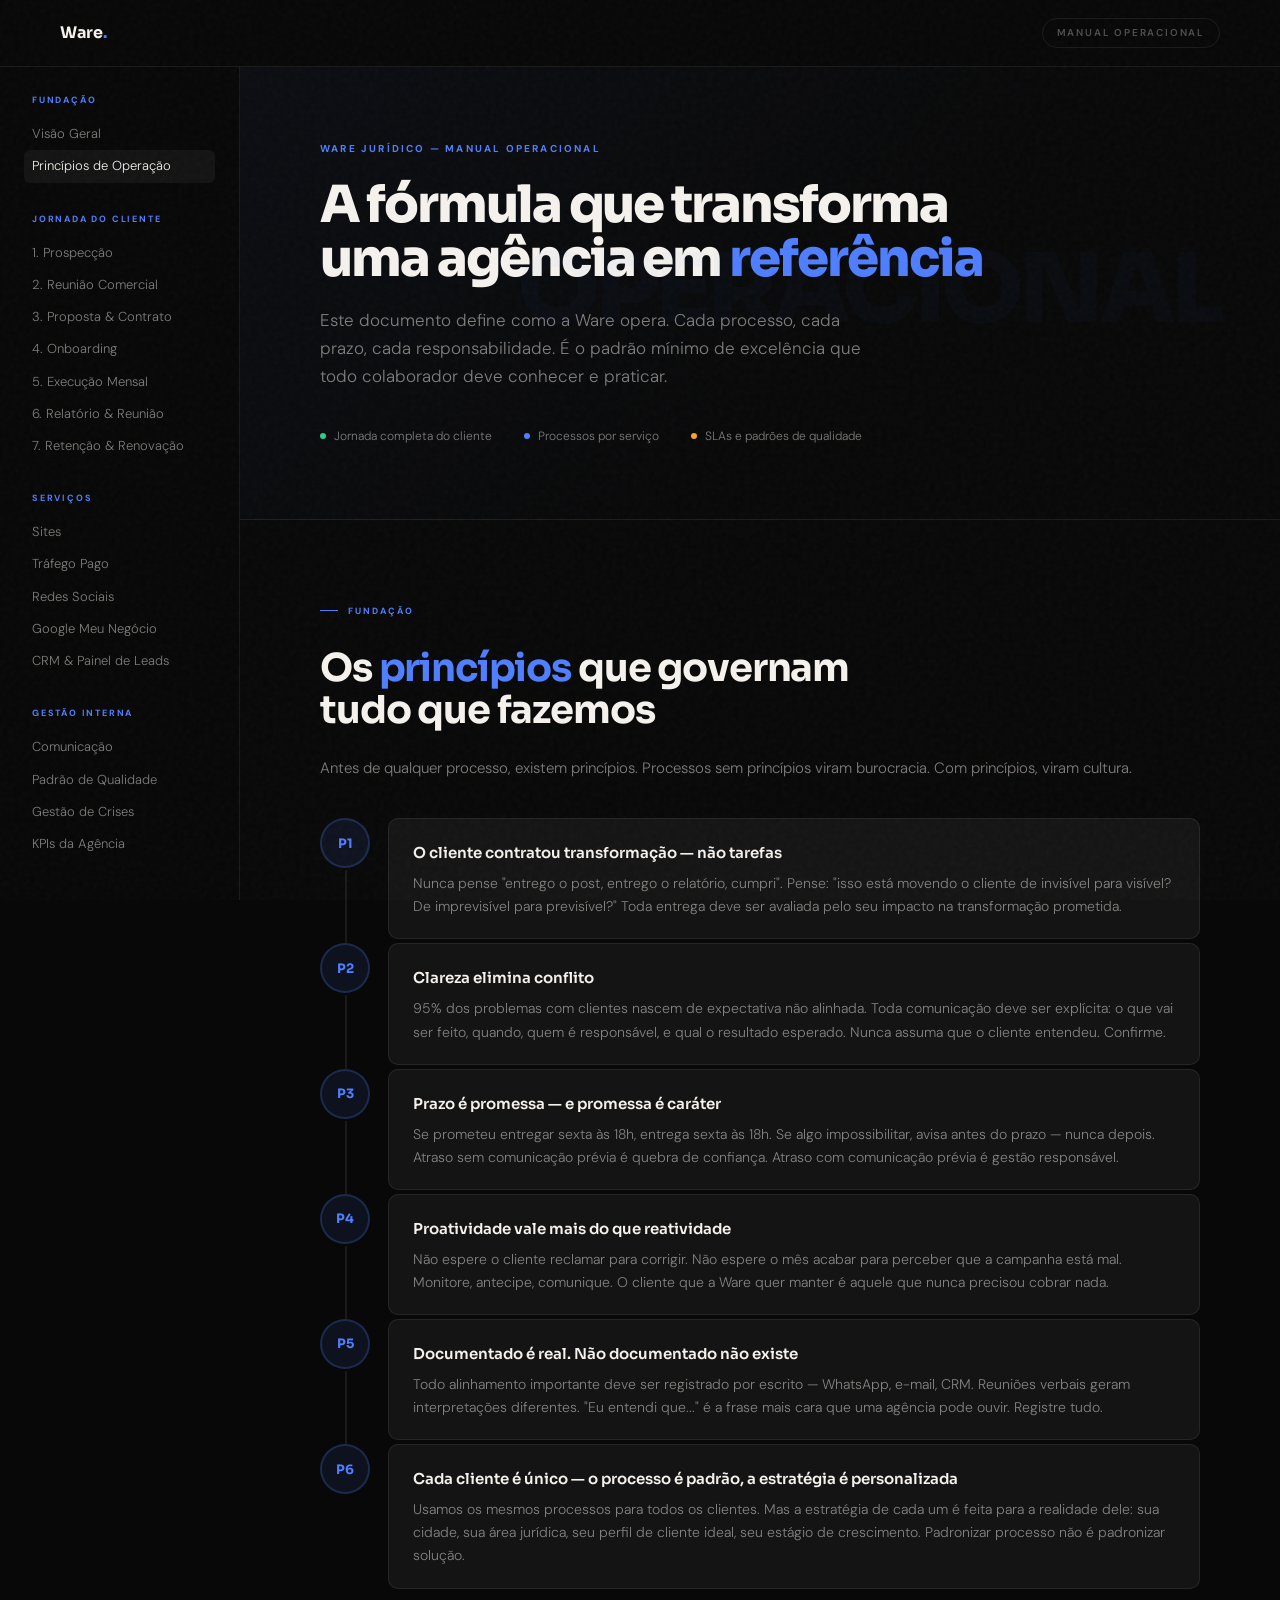
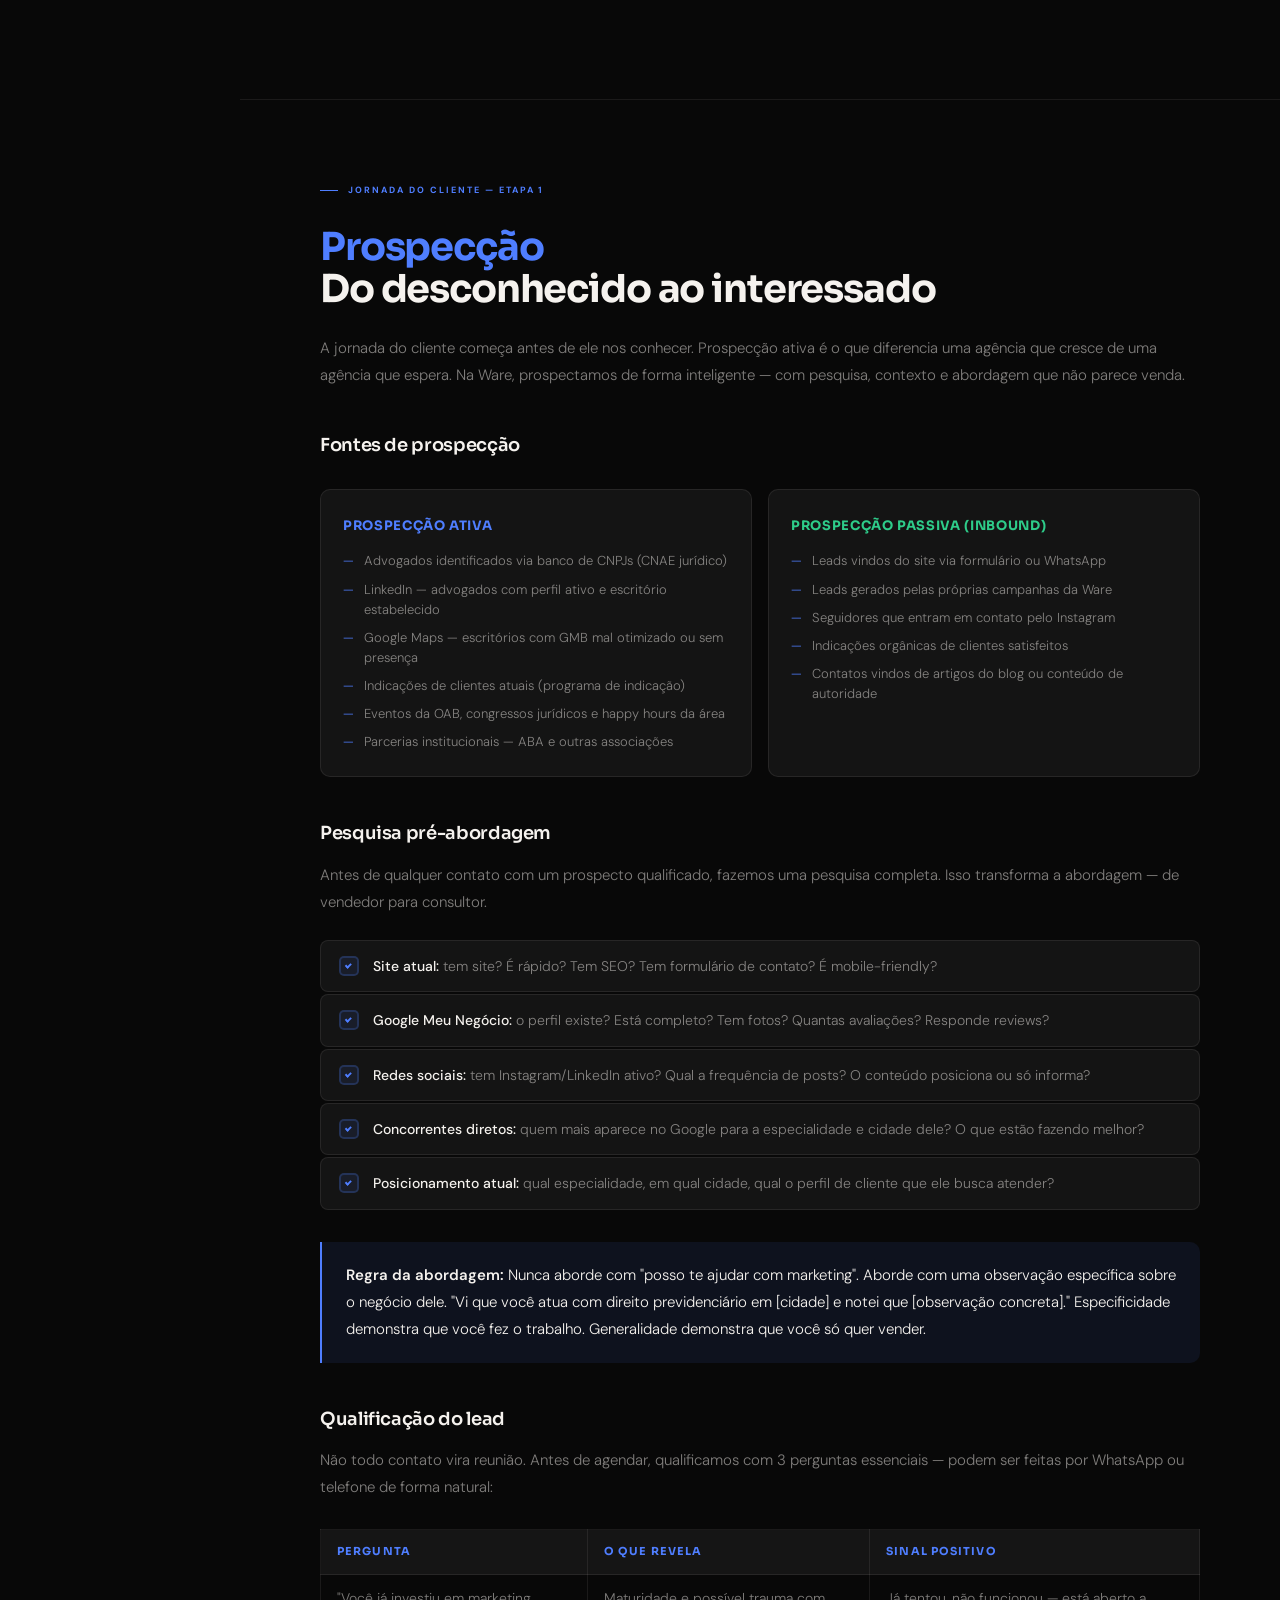
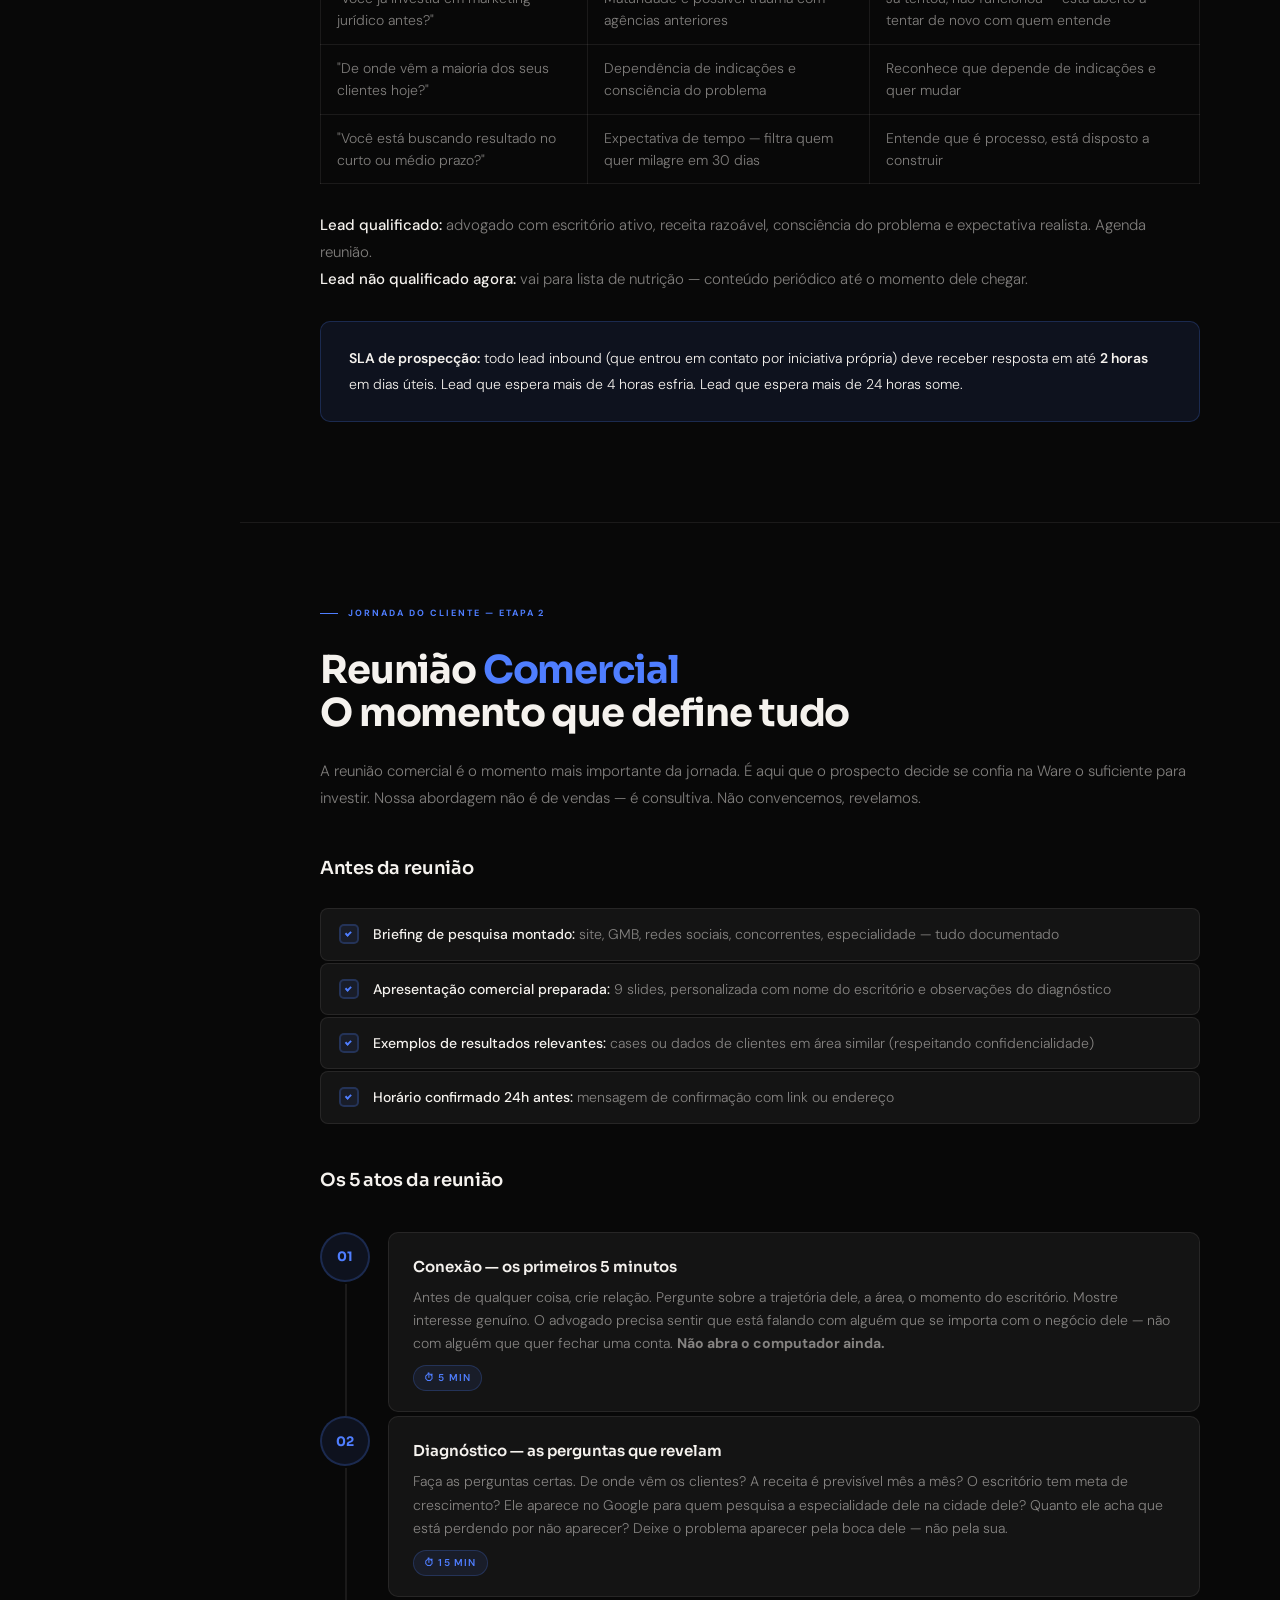
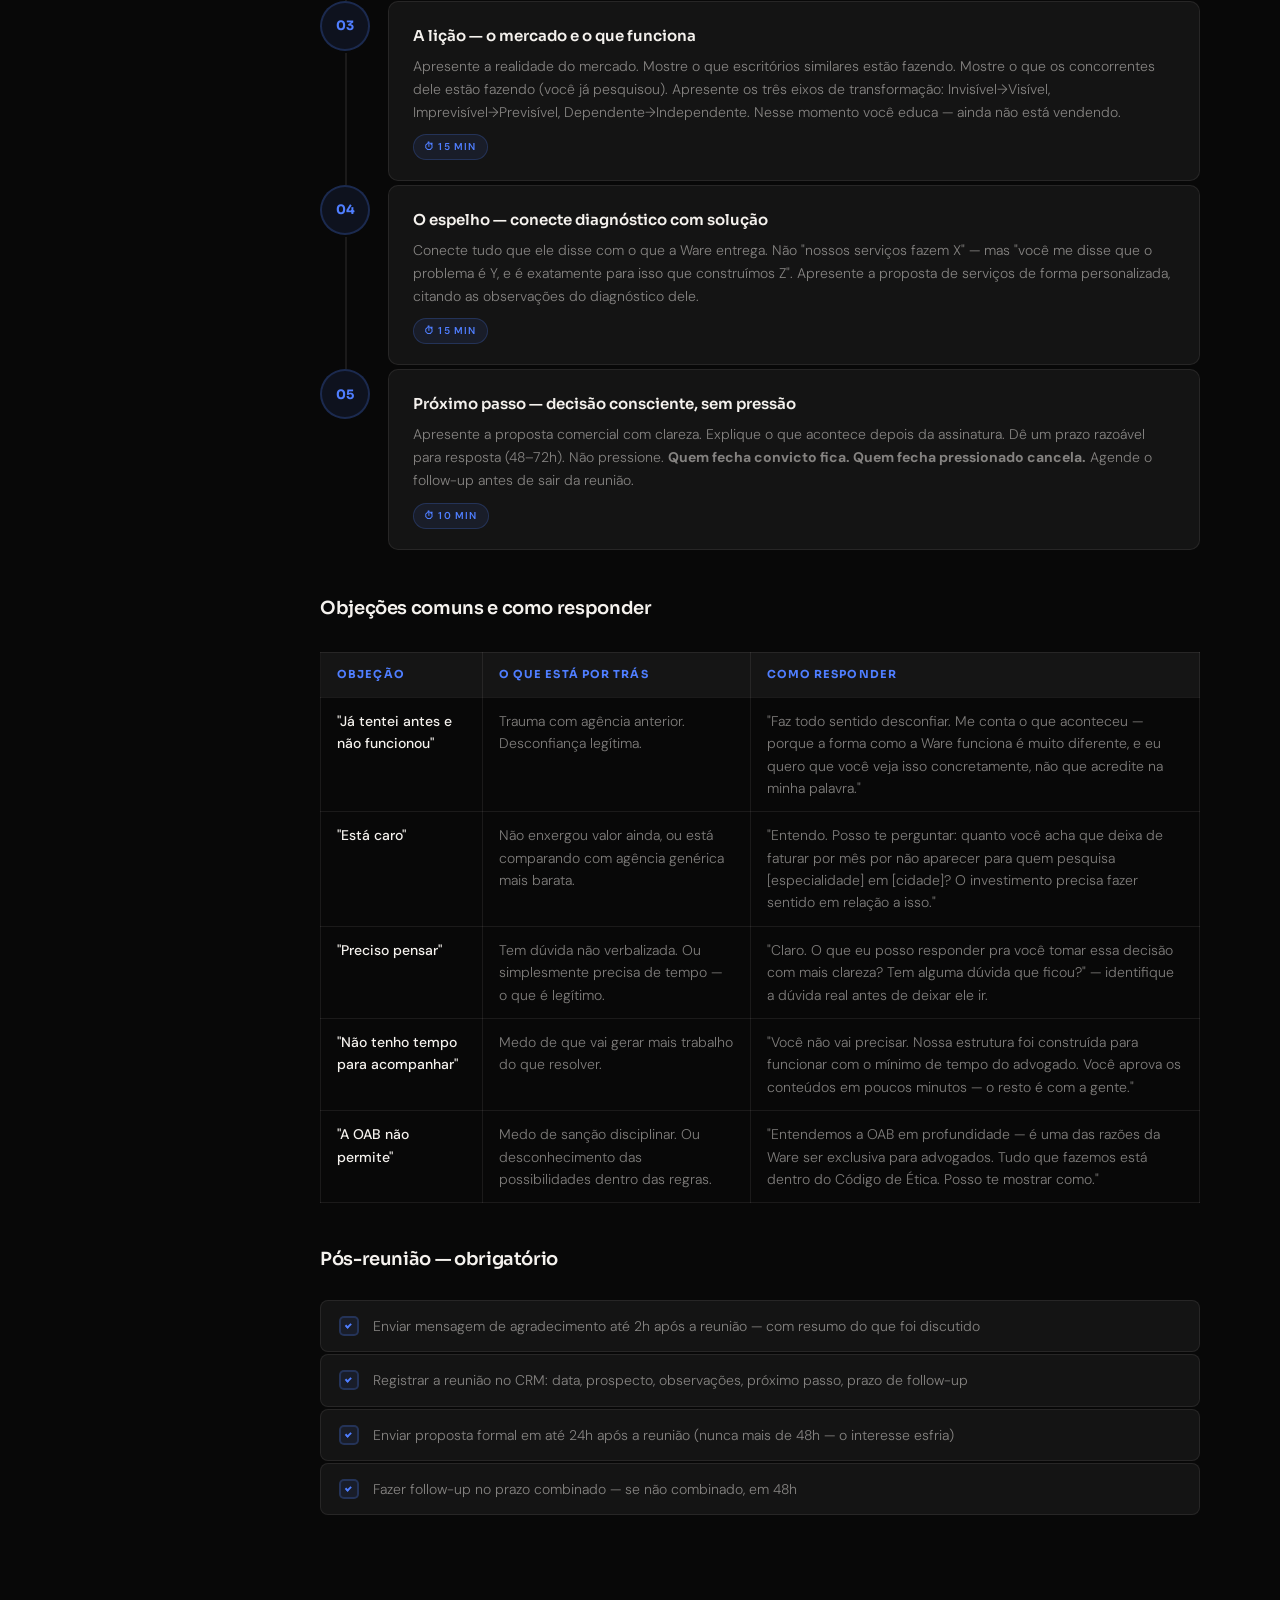
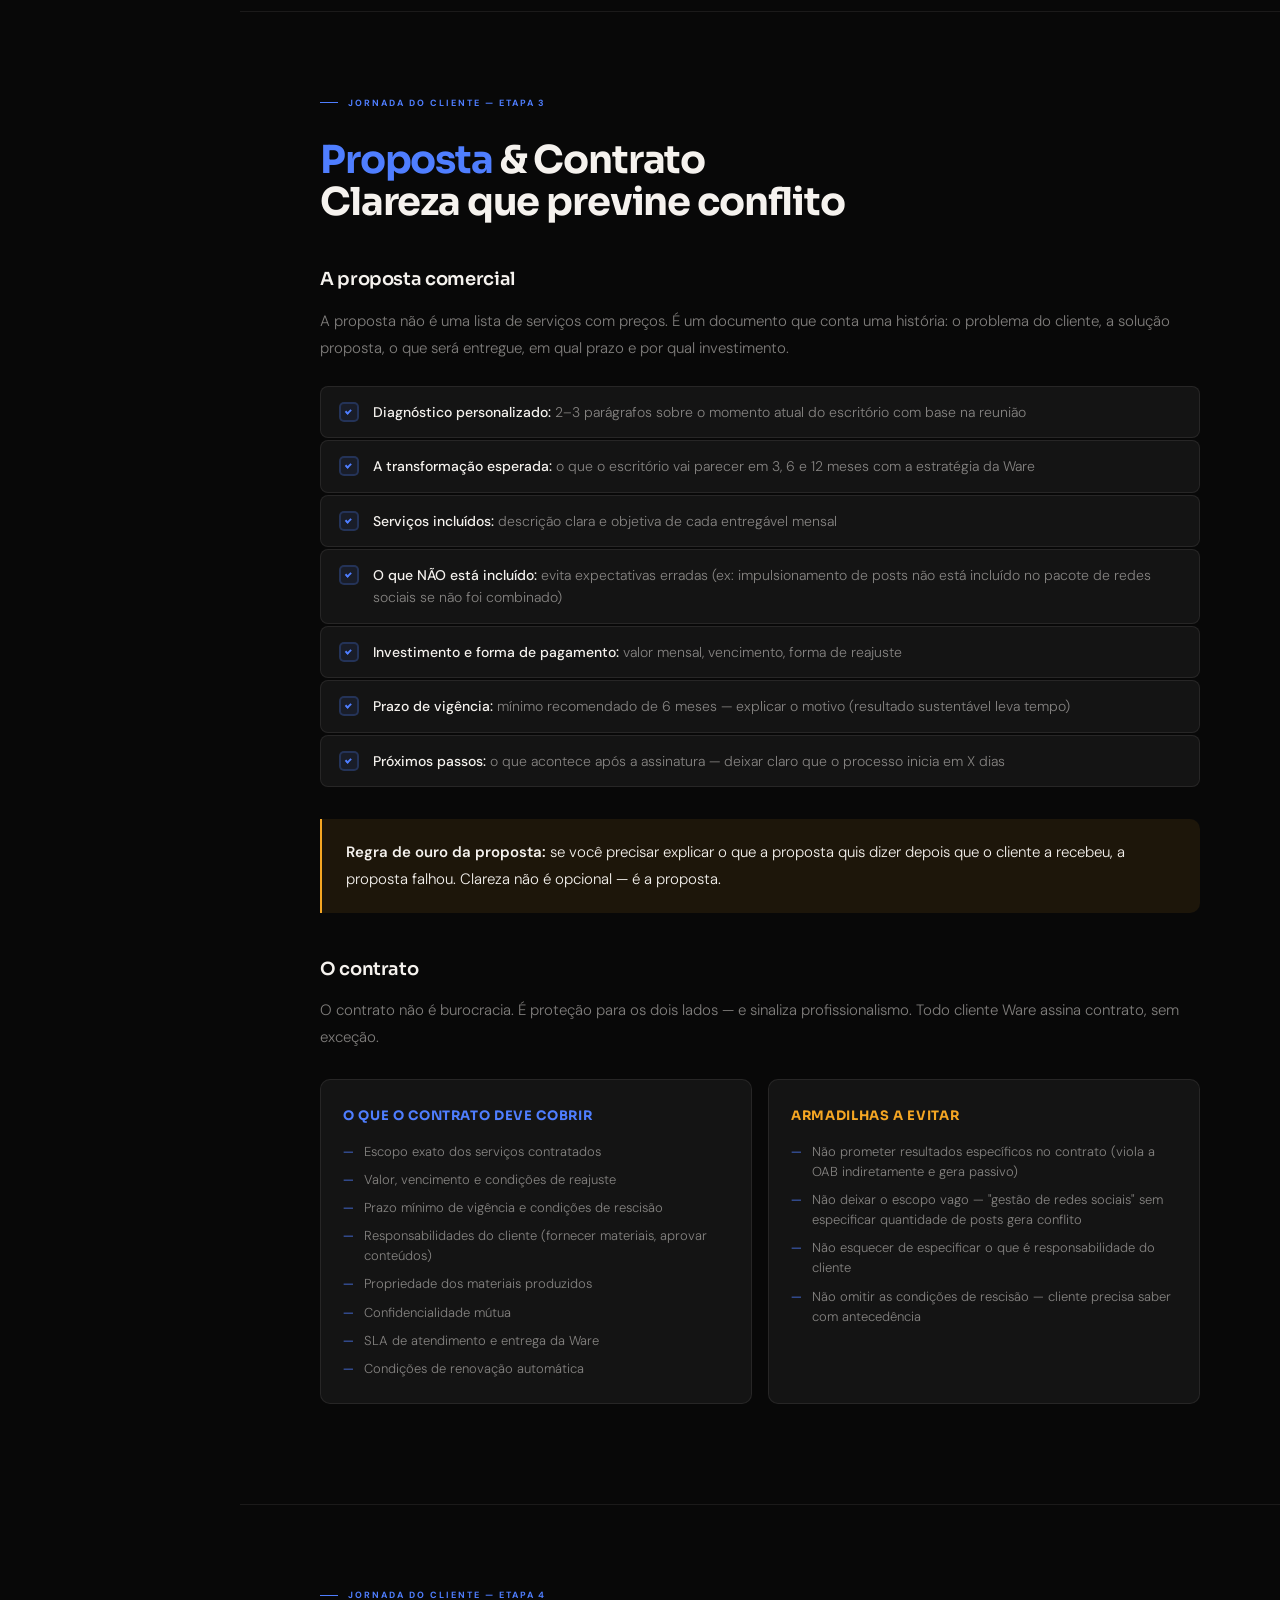
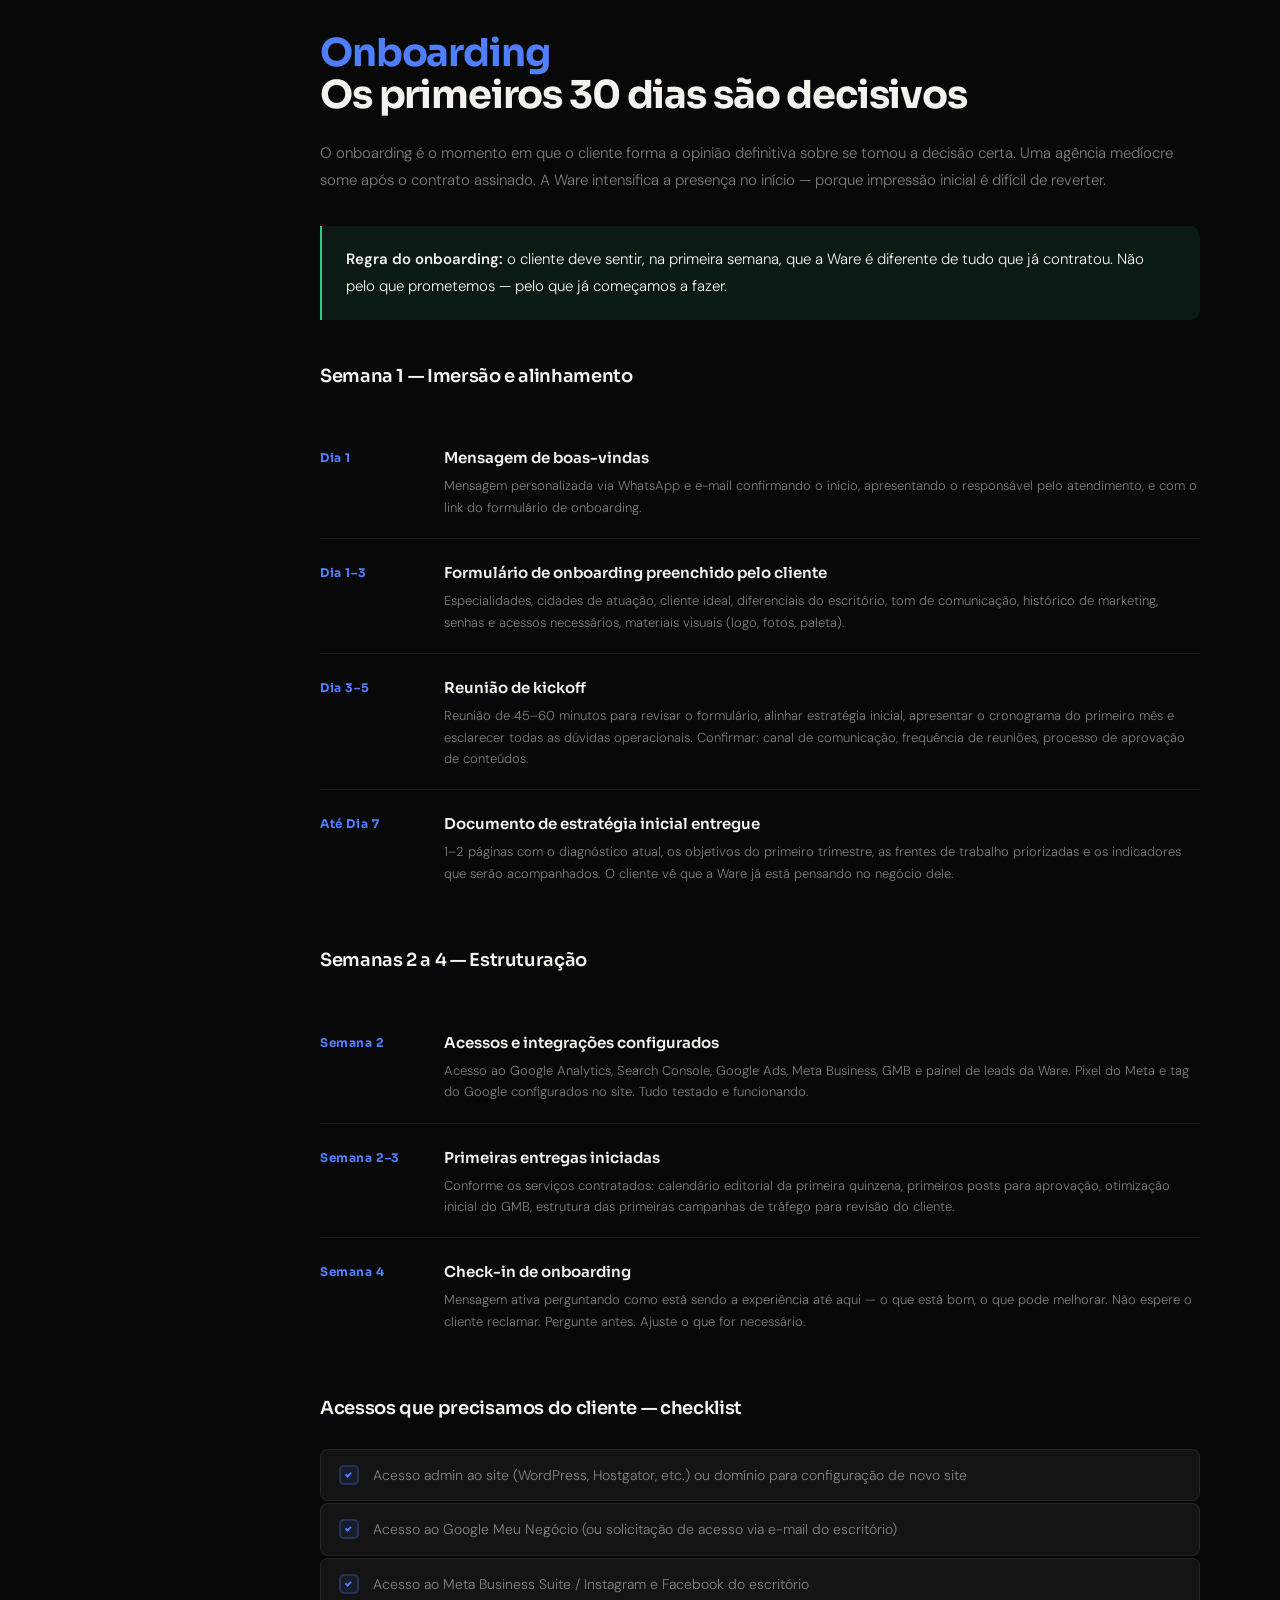
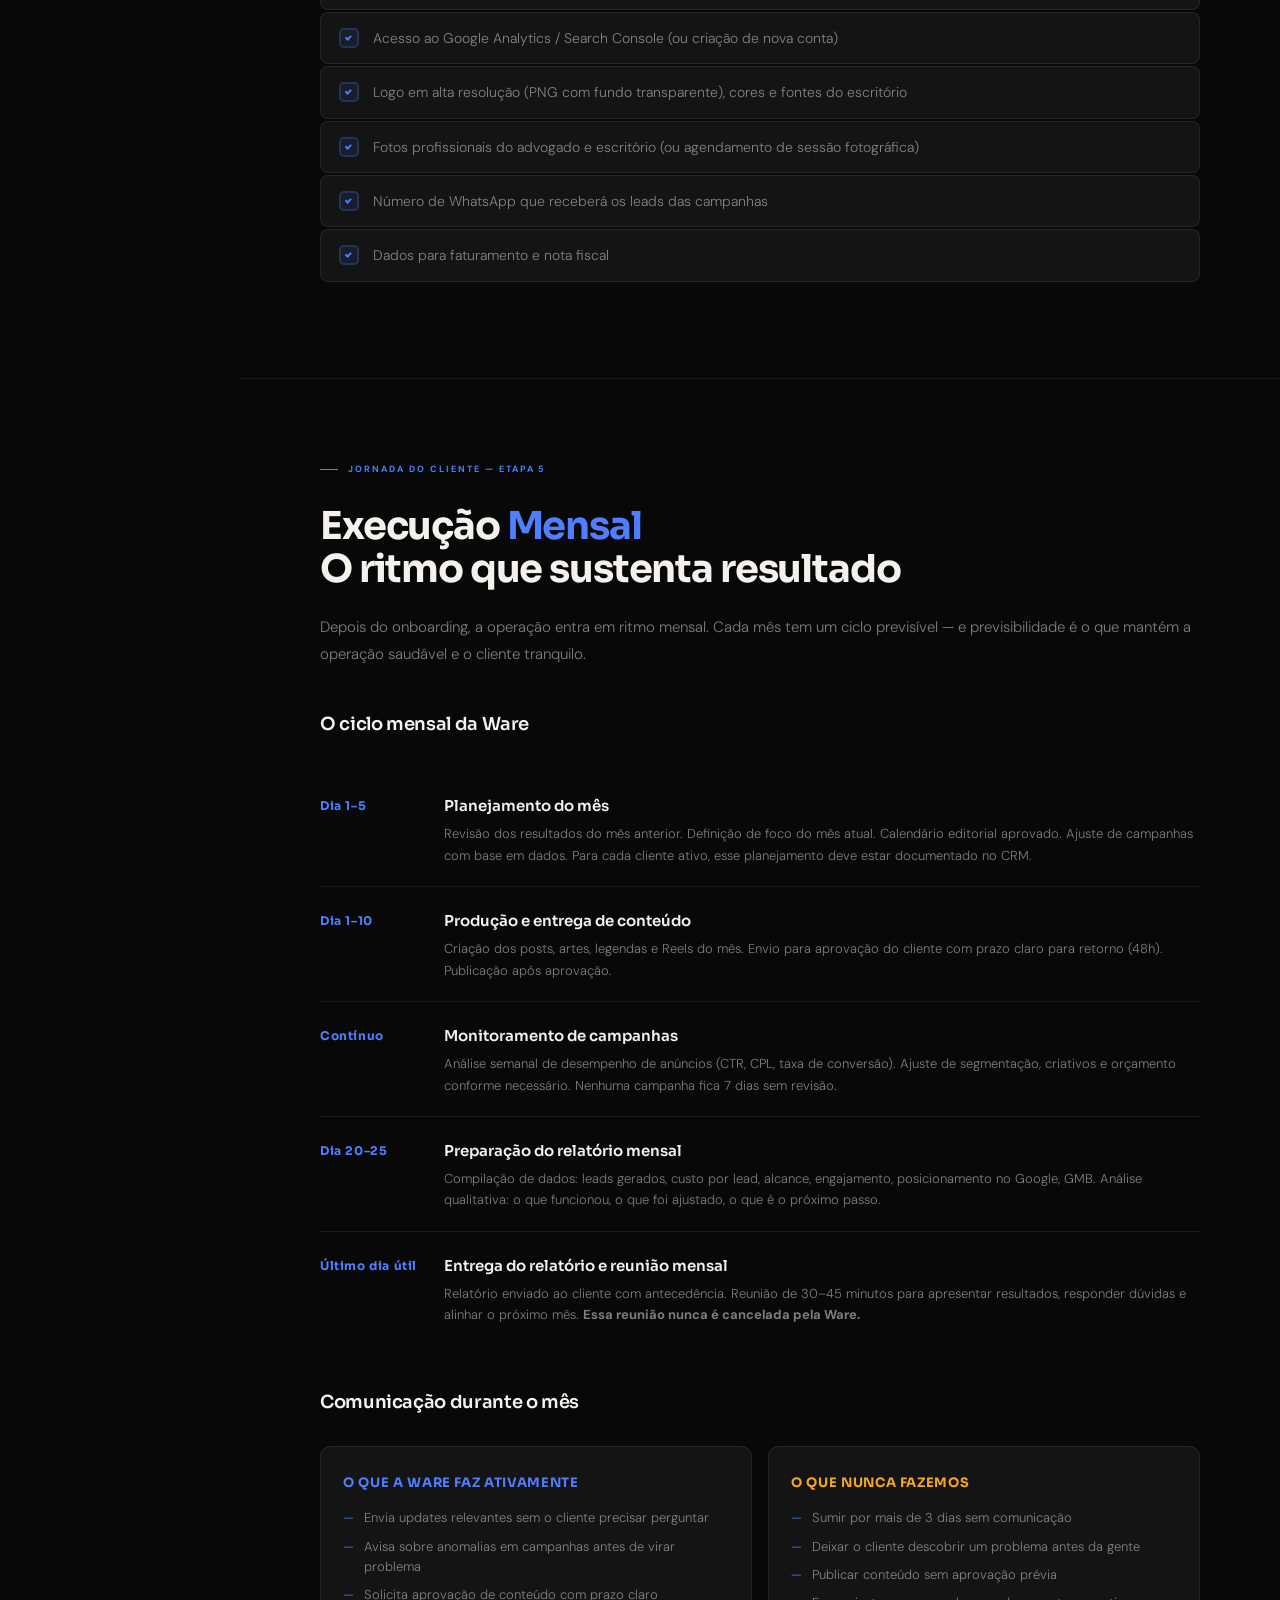
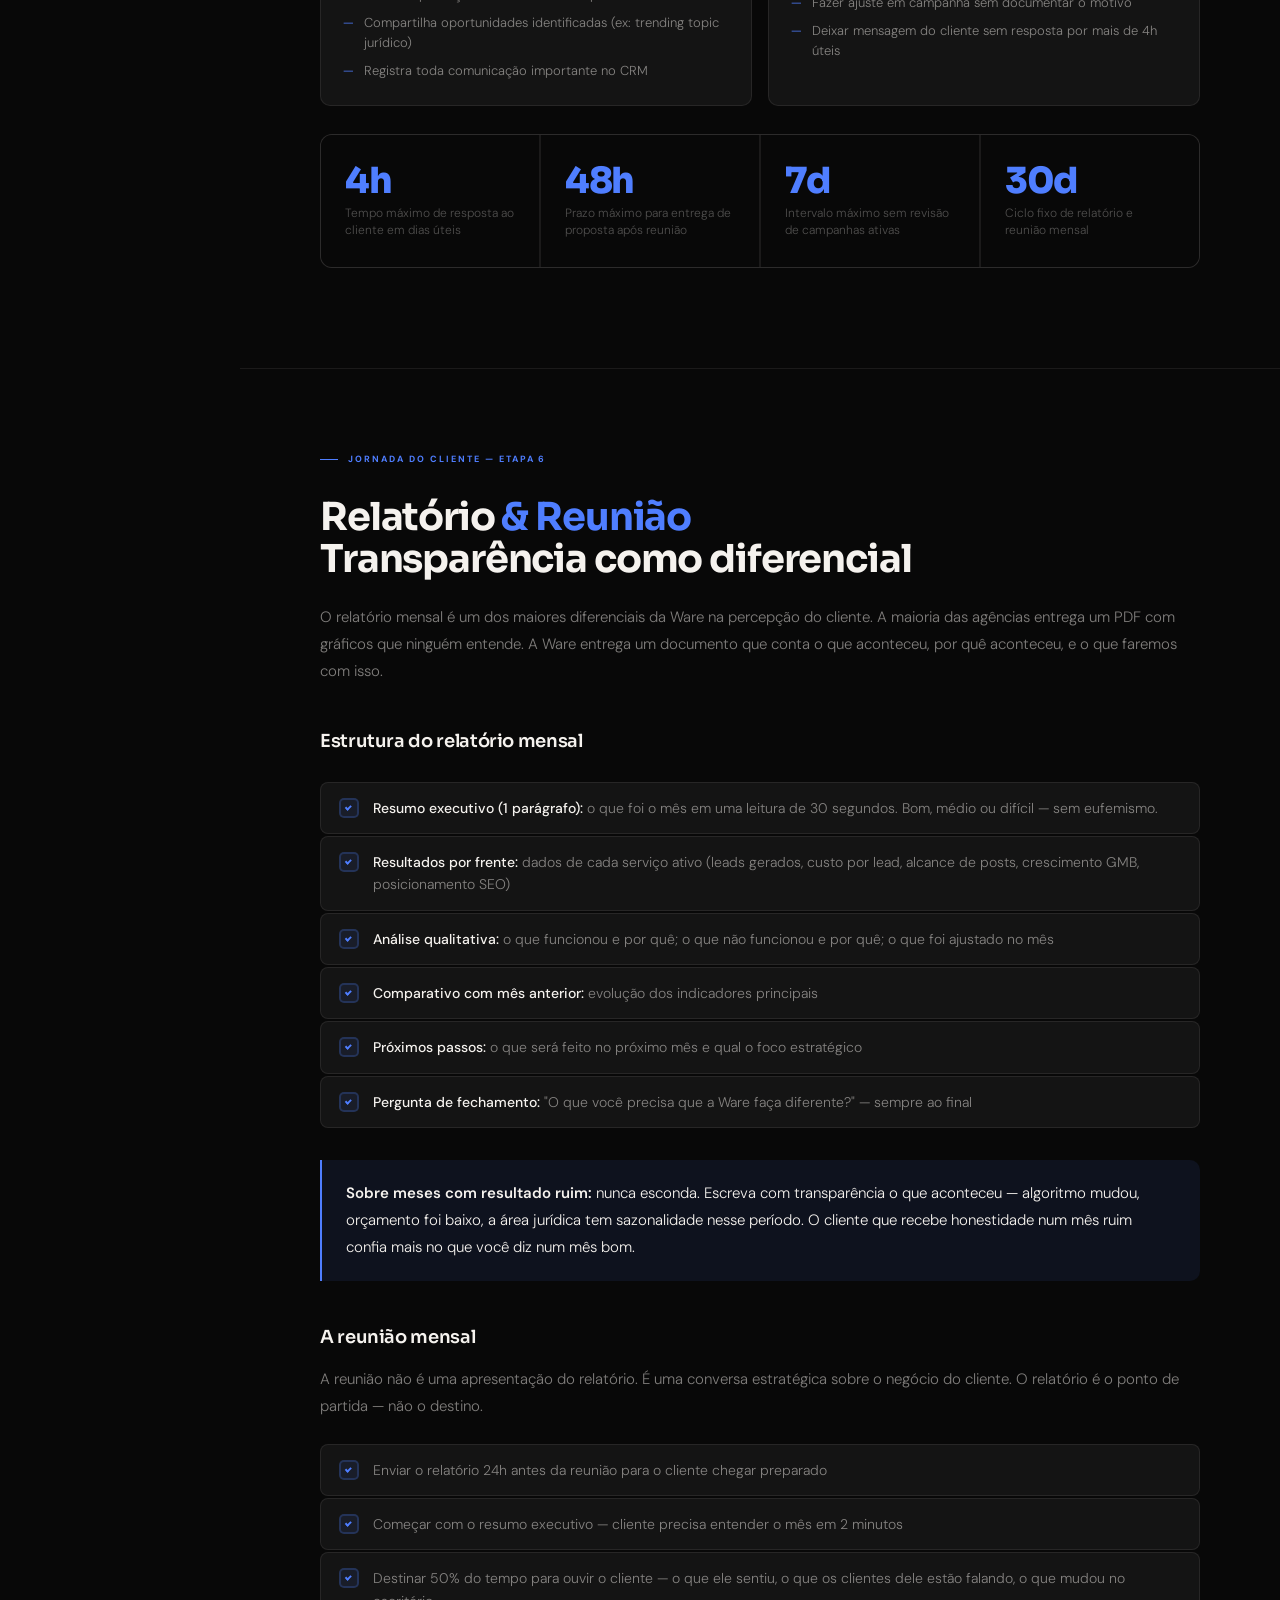
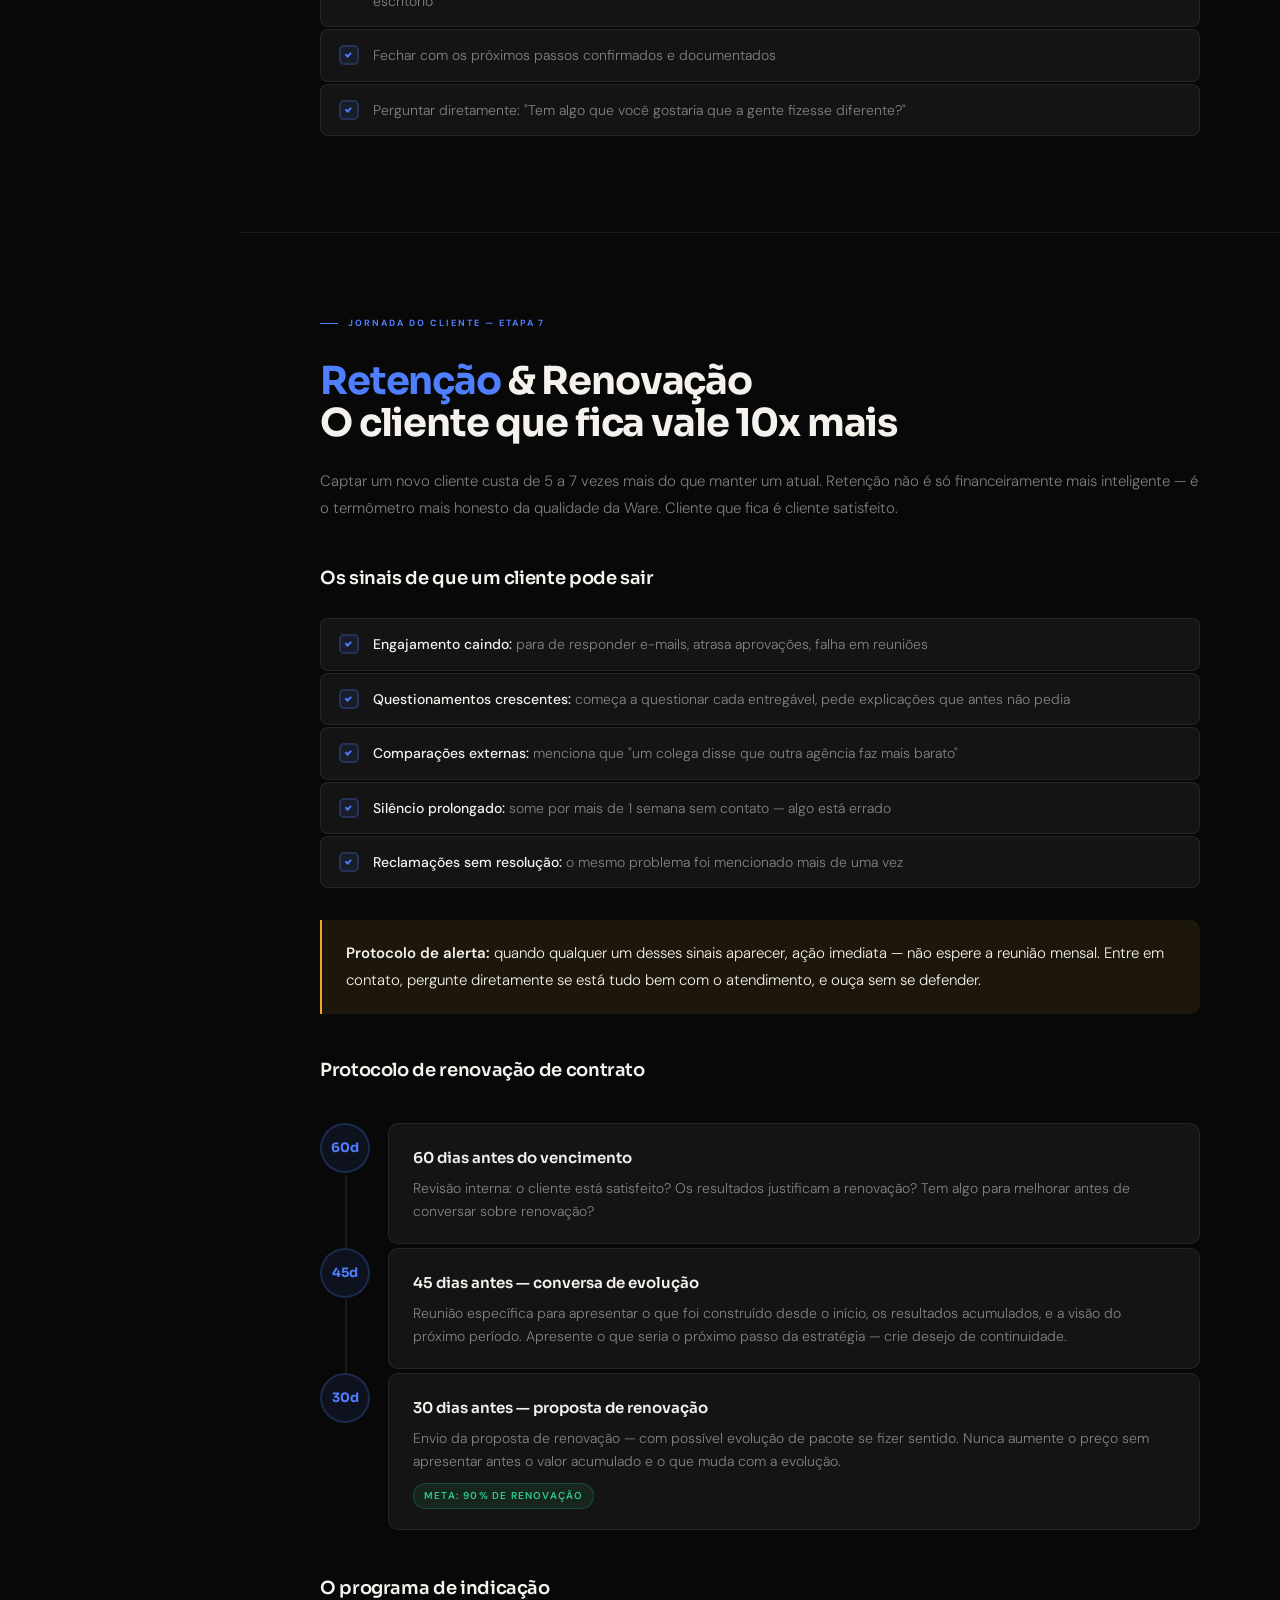
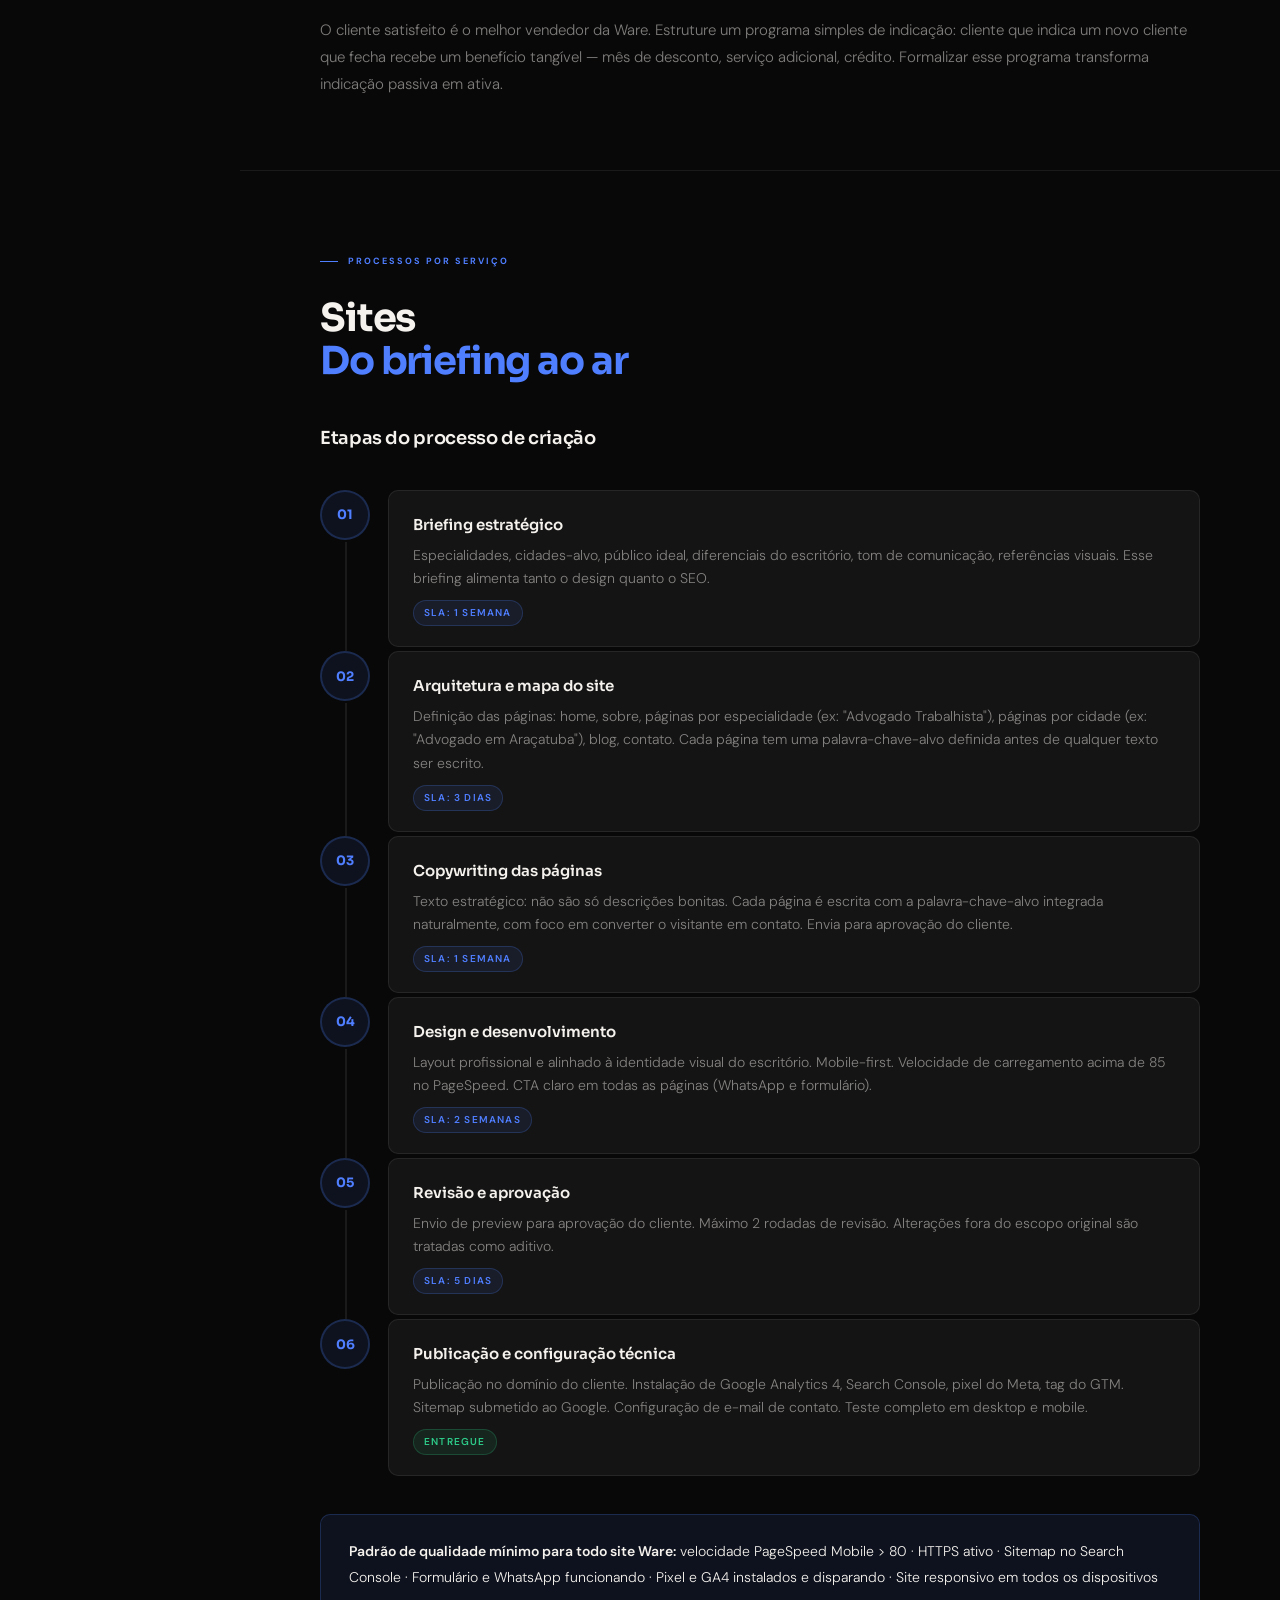
<file: manual-operacional-ware.html>
<!DOCTYPE html>
<html lang="pt-BR">
<head>
<meta charset="UTF-8">
<meta name="robots" content="noindex, nofollow, noarchive">
<meta name="googlebot" content="noindex, nofollow">
<meta name="viewport" content="width=device-width, initial-scale=1.0">
<title>Manual Operacional — Ware Jurídico</title>
<link rel="preconnect" href="https://fonts.googleapis.com">
<link rel="preconnect" href="https://fonts.gstatic.com" crossorigin>
<link href="https://fonts.googleapis.com/css2?family=Sora:wght@300;400;500;600;700;800&family=DM+Sans:ital,opsz,wght@0,9..40,300;0,9..40,400;0,9..40,500;1,9..40,300;1,9..40,400&display=swap" rel="stylesheet">
<style>
  :root {
    --black: #080808;
    --blue: #4F7EFF;
    --blue-dim: rgba(79,126,255,0.09);
    --blue-border: rgba(79,126,255,0.22);
    --green: #2ECC8A;
    --green-dim: rgba(46,204,138,0.09);
    --green-border: rgba(46,204,138,0.22);
    --amber: #F5A623;
    --amber-dim: rgba(245,166,35,0.09);
    --white: #f5f2ee;
    --white-70: rgba(245,242,238,0.70);
    --white-50: rgba(245,242,238,0.50);
    --white-30: rgba(245,242,238,0.30);
    --white-10: rgba(245,242,238,0.10);
    --white-05: rgba(245,242,238,0.05);
    --border: rgba(245,242,238,0.08);
  }

  *, *::before, *::after { box-sizing: border-box; margin: 0; padding: 0; }
  html { scroll-behavior: smooth; overflow-x: hidden; }
  body {
    background: var(--black);
    color: var(--white);
    font-family: 'DM Sans', sans-serif;
    font-size: 16px;
    line-height: 1.8;
    overflow-x: hidden;
    width: 100%;
  }

  /* GRAIN */
  body::before {
    content: '';
    position: fixed; inset: 0;
    background-image: url("data:image/svg+xml,%3Csvg viewBox='0 0 200 200' xmlns='http://www.w3.org/2000/svg'%3E%3Cfilter id='n'%3E%3CfeTurbulence type='fractalNoise' baseFrequency='0.85' numOctaves='4' stitchTiles='stitch'/%3E%3C/filter%3E%3Crect width='100%25' height='100%25' filter='url(%23n)' opacity='0.03'/%3E%3C/svg%3E");
    pointer-events: none; z-index: 9999;
  }

  /* ── NAV ── */
  nav {
    position: fixed; top: 0; left: 0; right: 0; z-index: 300;
    padding: 18px 60px;
    display: flex; align-items: center; justify-content: space-between;
    background: rgba(8,8,8,0.96);
    backdrop-filter: blur(16px);
    border-bottom: 1px solid var(--border);
  }
  .nav-logo { font-family:'Sora',sans-serif; font-size:16px; font-weight:700; letter-spacing:-0.02em; }
  .nav-logo span { color:var(--blue); }
  .nav-tag { font-size:10px; font-weight:600; letter-spacing:0.18em; text-transform:uppercase; color:var(--white-30); border:1px solid var(--border); padding:5px 14px; border-radius:100px; }

  /* ── SIDEBAR NAV ── */
  .sidebar {
    position: fixed; left: 0; top: 60px; bottom: 0;
    width: 240px;
    background: rgba(8,8,8,0.97);
    border-right: 1px solid var(--border);
    overflow-y: auto;
    padding: 32px 0 40px;
    z-index: 200;
    scrollbar-width: none;
  }
  .sidebar::-webkit-scrollbar { display: none; }
  .sidebar-section {
    padding: 0 24px;
    margin-bottom: 28px;
  }
  .sidebar-label {
    font-size: 9px; font-weight:700; letter-spacing:0.2em;
    text-transform: uppercase; color: var(--blue);
    margin-bottom: 10px; padding: 0 8px;
  }
  .sidebar a {
    display: block;
    padding: 7px 8px;
    font-size: 13px; font-weight:300; color:var(--white-50);
    text-decoration: none; border-radius: 6px;
    transition: color 0.2s, background 0.2s;
    line-height: 1.4;
  }
  .sidebar a:hover, .sidebar a.active { color:var(--white); background: var(--white-05); }

  /* ── MAIN CONTENT ── */
  .main {
    margin-left: 240px;
    padding-top: 60px;
    min-height: 100vh;
  }

  /* ── HERO ── */
  .hero {
    padding: 80px 80px 72px;
    border-bottom: 1px solid var(--border);
    background: linear-gradient(135deg, rgba(79,126,255,0.04) 0%, transparent 60%);
    position: relative;
    overflow: hidden;
  }
  .hero::after {
    content: 'OPERACIONAL';
    position: absolute; right: 60px; top: 50%; transform: translateY(-50%);
    font-family:'Sora',sans-serif; font-size:96px; font-weight:800;
    color: rgba(79,126,255,0.03); letter-spacing:-0.05em; pointer-events:none;
    white-space: nowrap;
  }
  .hero-kicker {
    font-size:10px; font-weight:700; letter-spacing:0.22em;
    text-transform:uppercase; color:var(--blue); margin-bottom:20px;
  }
  .hero h1 {
    font-family:'Sora',sans-serif;
    font-size: clamp(36px,4vw,56px);
    font-weight:800; line-height:1.05; letter-spacing:-0.04em;
    margin-bottom:20px;
  }
  .hero h1 em { font-style:normal; color:var(--blue); }
  .hero-sub { font-size:17px; font-weight:300; color:var(--white-50); max-width:560px; line-height:1.65; }

  .hero-meta {
    display:flex; gap:32px; margin-top:36px; flex-wrap:wrap;
  }
  .hero-meta-item { display:flex; align-items:center; gap:8px; }
  .hero-meta-dot { width:6px; height:6px; border-radius:50%; background:var(--green); flex-shrink:0; }
  .hero-meta-dot.blue { background:var(--blue); }
  .hero-meta-dot.amber { background:var(--amber); }
  .hero-meta-text { font-size:12px; color:var(--white-50); font-weight:300; }

  /* ── SECTION ── */
  .section {
    padding: 72px 80px;
    border-bottom: 1px solid var(--border);
    max-width: 100%;
  }
  .section:last-child { border-bottom: none; }

  .chapter-label {
    display:inline-flex; align-items:center; gap:10px;
    font-size:9px; font-weight:700; letter-spacing:0.22em;
    text-transform:uppercase; color:var(--blue); margin-bottom:28px;
  }
  .chapter-label::before { content:''; width:18px; height:1px; background:var(--blue); }

  h2 {
    font-family:'Sora',sans-serif;
    font-size: clamp(28px,3vw,42px);
    font-weight:700; line-height:1.1; letter-spacing:-0.03em;
    margin-bottom:24px;
  }
  h2 em { font-style:normal; color:var(--blue); }

  h3 {
    font-family:'Sora',sans-serif;
    font-size:18px; font-weight:600;
    letter-spacing:-0.02em; color:var(--white);
    margin: 40px 0 12px;
  }
  h3:first-child { margin-top: 0; }

  h4 {
    font-family:'Sora',sans-serif;
    font-size:14px; font-weight:600;
    letter-spacing:0.02em; text-transform:uppercase;
    color:var(--blue); margin: 28px 0 10px;
  }

  p { color:var(--white-50); font-weight:300; margin-bottom:18px; font-size:15px; }
  p:last-child { margin-bottom:0; }
  p strong { color:var(--white); font-weight:500; }

  /* ── PROCESS FLOW ── */
  .flow {
    display: flex; flex-direction: column; gap: 2px;
    margin: 36px 0;
  }
  .flow-step {
    display: grid;
    grid-template-columns: 52px 1fr;
    gap: 0;
    position: relative;
  }
  .flow-step:not(:last-child)::before {
    content:'';
    position:absolute; left:25px; top:52px; bottom:-2px;
    width:2px; background: var(--border); z-index:1;
  }
  .flow-num {
    width:50px; height:50px; border-radius:50%;
    border: 2px solid var(--blue-border);
    background: var(--blue-dim);
    display:flex; align-items:center; justify-content:center;
    font-family:'Sora',sans-serif; font-size:13px; font-weight:700;
    color:var(--blue); flex-shrink:0; position:relative; z-index:2;
  }
  .flow-body {
    background: var(--white-05);
    border: 1px solid var(--border);
    border-radius: 10px;
    padding: 20px 24px;
    margin-left: 16px;
    margin-bottom: 2px;
    transition: border-color 0.2s;
  }
  .flow-body:hover { border-color: var(--blue-border); }
  .flow-title {
    font-family:'Sora',sans-serif; font-size:15px; font-weight:600;
    color:var(--white); margin-bottom:6px;
  }
  .flow-desc { font-size:14px; color:var(--white-50); font-weight:300; margin:0; line-height:1.65; }
  .flow-tag {
    display:inline-block; margin-top:10px;
    font-size:10px; font-weight:600; letter-spacing:0.12em; text-transform:uppercase;
    padding:3px 10px; border-radius:100px;
    border: 1px solid var(--blue-border); color:var(--blue); background:var(--blue-dim);
  }
  .flow-tag.green { border-color:var(--green-border); color:var(--green); background:var(--green-dim); }
  .flow-tag.amber { border-color:rgba(245,166,35,0.3); color:var(--amber); background:var(--amber-dim); }

  /* ── CHECKLIST ── */
  .checklist {
    list-style:none; margin: 24px 0;
    display:flex; flex-direction:column; gap:2px;
  }
  .checklist li {
    display:flex; align-items:flex-start; gap:14px;
    padding:14px 18px;
    background: var(--white-05); border:1px solid var(--border);
    border-radius: 8px; font-size:14px; font-weight:300; color:var(--white-50);
    line-height:1.6;
  }
  .checklist li strong { color:var(--white); font-weight:500; }
  .check-icon {
    width:20px; height:20px; border-radius:5px; flex-shrink:0;
    border:2px solid var(--blue-border); background:var(--blue-dim);
    display:flex; align-items:center; justify-content:center;
    margin-top:1px;
  }
  .check-icon::after {
    content:''; width:6px; height:4px;
    border-left:2px solid var(--blue); border-bottom:2px solid var(--blue);
    transform: rotate(-45deg) translateY(-1px);
  }

  /* ── RULE BLOCK ── */
  .rule {
    border-left: 2px solid var(--blue);
    padding: 20px 24px;
    background: var(--blue-dim);
    border-radius: 0 10px 10px 0;
    margin: 32px 0;
  }
  .rule p { color:var(--white); font-size:15px; font-weight:300; margin:0; }
  .rule p strong { font-weight:600; }

  .rule.green { border-color: var(--green); background: var(--green-dim); }
  .rule.amber { border-color: var(--amber); background: var(--amber-dim); }

  /* ── TWO COLUMN ── */
  .two-col {
    display:grid; grid-template-columns:1fr 1fr; gap:16px;
    margin: 28px 0;
  }
  .col-box {
    background: var(--white-05); border:1px solid var(--border);
    border-radius:10px; padding:24px 22px;
  }
  .col-box-title {
    font-family:'Sora',sans-serif; font-size:13px; font-weight:700;
    letter-spacing:0.05em; text-transform:uppercase;
    margin-bottom:14px;
  }
  .col-box-title.blue { color:var(--blue); }
  .col-box-title.green { color:var(--green); }
  .col-box-title.amber { color:var(--amber); }
  .col-box ul { list-style:none; display:flex; flex-direction:column; gap:8px; }
  .col-box ul li {
    font-size:13px; font-weight:300; color:var(--white-50);
    display:flex; align-items:flex-start; gap:10px; line-height:1.55;
  }
  .col-box ul li::before { content:'—'; color:var(--blue); flex-shrink:0; }

  /* ── TABLE ── */
  .ware-table {
    width:100%; border-collapse:collapse; margin: 28px 0;
    font-size:14px;
  }
  .ware-table th {
    text-align:left; padding:12px 16px;
    background: var(--white-05); border:1px solid var(--border);
    font-family:'Sora',sans-serif; font-size:11px; font-weight:700;
    letter-spacing:0.1em; text-transform:uppercase; color:var(--blue);
  }
  .ware-table td {
    padding:12px 16px; border:1px solid var(--border);
    color:var(--white-50); font-weight:300; vertical-align:top;
    line-height:1.6;
  }
  .ware-table td strong { color:var(--white); font-weight:500; }
  .ware-table tr:hover td { background: var(--white-05); }

  /* ── SLA BADGE ── */
  .sla {
    display:inline-block; font-size:10px; font-weight:700;
    letter-spacing:0.12em; text-transform:uppercase;
    padding:3px 10px; border-radius:100px;
  }
  .sla.blue { background:var(--blue-dim); border:1px solid var(--blue-border); color:var(--blue); }
  .sla.green { background:var(--green-dim); border:1px solid var(--green-border); color:var(--green); }
  .sla.amber { background:var(--amber-dim); border:1px solid rgba(245,166,35,0.3); color:var(--amber); }

  /* ── KPI GRID ── */
  .kpi-grid {
    display:grid; grid-template-columns:repeat(auto-fit, minmax(180px,1fr));
    gap:2px; background:var(--border); border:1px solid var(--border);
    border-radius:12px; overflow:hidden; margin:28px 0;
  }
  .kpi {
    background:var(--black); padding:28px 24px;
    transition: background 0.2s;
  }
  .kpi:hover { background: var(--white-05); }
  .kpi-val {
    font-family:'Sora',sans-serif; font-size:36px; font-weight:800;
    color:var(--blue); letter-spacing:-0.04em; line-height:1;
    margin-bottom:6px;
  }
  .kpi-label { font-size:12px; color:var(--white-30); font-weight:300; line-height:1.4; }

  /* ── CALLOUT ── */
  .callout {
    border:1px solid var(--blue-border); background:var(--blue-dim);
    border-radius:10px; padding:24px 28px; margin:28px 0;
  }
  .callout p { color:var(--white); font-size:14px; margin:0; font-weight:300; }
  .callout p strong { font-weight:600; }

  /* ── TIMELINE ── */
  .timeline {
    margin: 32px 0;
    display:flex; flex-direction:column; gap:0;
  }
  .tl-item {
    display:grid; grid-template-columns: 100px 1fr;
    gap:0 24px; padding:20px 0;
    border-bottom:1px solid var(--border);
  }
  .tl-item:last-child { border-bottom:none; }
  .tl-time {
    font-family:'Sora',sans-serif; font-size:12px; font-weight:700;
    color:var(--blue); padding-top:3px; letter-spacing:0.05em;
  }
  .tl-content-title {
    font-size:15px; font-weight:600; color:var(--white); margin-bottom:4px;
    font-family:'Sora',sans-serif;
  }
  .tl-content-desc { font-size:13px; color:var(--white-50); font-weight:300; line-height:1.65; }

  /* ── REVEAL ── */
  .reveal { opacity:0; transform:translateY(16px); transition:opacity 0.65s ease, transform 0.65s ease; }
  .reveal.on { opacity:1; transform:none; }

  /* ── FOOTER ── */
  .footer-bar {
    margin-left:240px;
    border-top:1px solid var(--border);
    padding:28px 80px;
    display:flex; justify-content:space-between; align-items:center;
  }
  .footer-bar p { font-size:12px; color:var(--white-30); margin:0; }

  /* ── RESPONSIVE ── */
  @media (max-width: 900px) {
    .sidebar { display:none; }
    .main, .footer-bar { margin-left:0; }
    .hero, .section { padding:60px 24px; }
    .hero::after { display:none; }
    .two-col { grid-template-columns:1fr; }
    nav { padding:16px 20px; }
  }
</style>
</head>
<body>

<!-- NAV -->
<nav>
  <div class="nav-logo">Ware<span>.</span></div>
  <div class="nav-tag">Manual Operacional</div>
</nav>

<!-- SIDEBAR -->
<aside class="sidebar">
  <div class="sidebar-section">
    <div class="sidebar-label">Fundação</div>
    <a href="#visao-geral">Visão Geral</a>
    <a href="#principios">Princípios de Operação</a>
  </div>
  <div class="sidebar-section">
    <div class="sidebar-label">Jornada do Cliente</div>
    <a href="#prospecção">1. Prospecção</a>
    <a href="#reuniao">2. Reunião Comercial</a>
    <a href="#proposta">3. Proposta & Contrato</a>
    <a href="#onboarding">4. Onboarding</a>
    <a href="#execucao">5. Execução Mensal</a>
    <a href="#relatorio">6. Relatório & Reunião</a>
    <a href="#retencao">7. Retenção & Renovação</a>
  </div>
  <div class="sidebar-section">
    <div class="sidebar-label">Serviços</div>
    <a href="#proc-sites">Sites</a>
    <a href="#proc-trafego">Tráfego Pago</a>
    <a href="#proc-social">Redes Sociais</a>
    <a href="#proc-gmb">Google Meu Negócio</a>
    <a href="#proc-crm">CRM & Painel de Leads</a>
  </div>
  <div class="sidebar-section">
    <div class="sidebar-label">Gestão Interna</div>
    <a href="#comunicacao">Comunicação</a>
    <a href="#qualidade">Padrão de Qualidade</a>
    <a href="#crises">Gestão de Crises</a>
    <a href="#kpis">KPIs da Agência</a>
  </div>
</aside>

<!-- MAIN -->
<div class="main">

<!-- HERO -->
<div class="hero reveal" id="visao-geral">
  <div class="hero-kicker">Ware Jurídico — Manual Operacional</div>
  <h1>A fórmula que transforma<br>uma agência em <em>referência</em></h1>
  <p class="hero-sub">Este documento define como a Ware opera. Cada processo, cada prazo, cada responsabilidade. É o padrão mínimo de excelência que todo colaborador deve conhecer e praticar.</p>
  <div class="hero-meta">
    <div class="hero-meta-item"><div class="hero-meta-dot green"></div><span class="hero-meta-text">Jornada completa do cliente</span></div>
    <div class="hero-meta-item"><div class="hero-meta-dot blue"></div><span class="hero-meta-text">Processos por serviço</span></div>
    <div class="hero-meta-item"><div class="hero-meta-dot amber"></div><span class="hero-meta-text">SLAs e padrões de qualidade</span></div>
  </div>
</div>

<!-- PRINCÍPIOS -->
<div class="section reveal" id="principios">
  <div class="chapter-label">Fundação</div>
  <h2>Os <em>princípios</em> que governam<br>tudo que fazemos</h2>
  <p>Antes de qualquer processo, existem princípios. Processos sem princípios viram burocracia. Com princípios, viram cultura.</p>

  <div class="flow">
    <div class="flow-step">
      <div class="flow-num">P1</div>
      <div class="flow-body">
        <div class="flow-title">O cliente contratou transformação — não tarefas</div>
        <div class="flow-desc">Nunca pense "entrego o post, entrego o relatório, cumpri". Pense: "isso está movendo o cliente de invisível para visível? De imprevisível para previsível?" Toda entrega deve ser avaliada pelo seu impacto na transformação prometida.</div>
      </div>
    </div>
    <div class="flow-step">
      <div class="flow-num">P2</div>
      <div class="flow-body">
        <div class="flow-title">Clareza elimina conflito</div>
        <div class="flow-desc">95% dos problemas com clientes nascem de expectativa não alinhada. Toda comunicação deve ser explícita: o que vai ser feito, quando, quem é responsável, e qual o resultado esperado. Nunca assuma que o cliente entendeu. Confirme.</div>
      </div>
    </div>
    <div class="flow-step">
      <div class="flow-num">P3</div>
      <div class="flow-body">
        <div class="flow-title">Prazo é promessa — e promessa é caráter</div>
        <div class="flow-desc">Se prometeu entregar sexta às 18h, entrega sexta às 18h. Se algo impossibilitar, avisa antes do prazo — nunca depois. Atraso sem comunicação prévia é quebra de confiança. Atraso com comunicação prévia é gestão responsável.</div>
      </div>
    </div>
    <div class="flow-step">
      <div class="flow-num">P4</div>
      <div class="flow-body">
        <div class="flow-title">Proatividade vale mais do que reatividade</div>
        <div class="flow-desc">Não espere o cliente reclamar para corrigir. Não espere o mês acabar para perceber que a campanha está mal. Monitore, antecipe, comunique. O cliente que a Ware quer manter é aquele que nunca precisou cobrar nada.</div>
      </div>
    </div>
    <div class="flow-step">
      <div class="flow-num">P5</div>
      <div class="flow-body">
        <div class="flow-title">Documentado é real. Não documentado não existe</div>
        <div class="flow-desc">Todo alinhamento importante deve ser registrado por escrito — WhatsApp, e-mail, CRM. Reuniões verbais geram interpretações diferentes. "Eu entendi que..." é a frase mais cara que uma agência pode ouvir. Registre tudo.</div>
      </div>
    </div>
    <div class="flow-step">
      <div class="flow-num">P6</div>
      <div class="flow-body">
        <div class="flow-title">Cada cliente é único — o processo é padrão, a estratégia é personalizada</div>
        <div class="flow-desc">Usamos os mesmos processos para todos os clientes. Mas a estratégia de cada um é feita para a realidade dele: sua cidade, sua área jurídica, seu perfil de cliente ideal, seu estágio de crescimento. Padronizar processo não é padronizar solução.</div>
      </div>
    </div>
  </div>
</div>

<!-- ══════════════════════════════════ -->
<!-- JORNADA: 1. PROSPECÇÃO -->
<!-- ══════════════════════════════════ -->
<div class="section reveal" id="prospecção">
  <div class="chapter-label">Jornada do Cliente — Etapa 1</div>
  <h2><em>Prospecção</em><br>Do desconhecido ao interessado</h2>
  <p>A jornada do cliente começa antes de ele nos conhecer. Prospecção ativa é o que diferencia uma agência que cresce de uma agência que espera. Na Ware, prospectamos de forma inteligente — com pesquisa, contexto e abordagem que não parece venda.</p>

  <h3>Fontes de prospecção</h3>
  <div class="two-col">
    <div class="col-box">
      <div class="col-box-title blue">Prospecção Ativa</div>
      <ul>
        <li>Advogados identificados via banco de CNPJs (CNAE jurídico)</li>
        <li>LinkedIn — advogados com perfil ativo e escritório estabelecido</li>
        <li>Google Maps — escritórios com GMB mal otimizado ou sem presença</li>
        <li>Indicações de clientes atuais (programa de indicação)</li>
        <li>Eventos da OAB, congressos jurídicos e happy hours da área</li>
        <li>Parcerias institucionais — ABA e outras associações</li>
      </ul>
    </div>
    <div class="col-box">
      <div class="col-box-title green">Prospecção Passiva (Inbound)</div>
      <ul>
        <li>Leads vindos do site via formulário ou WhatsApp</li>
        <li>Leads gerados pelas próprias campanhas da Ware</li>
        <li>Seguidores que entram em contato pelo Instagram</li>
        <li>Indicações orgânicas de clientes satisfeitos</li>
        <li>Contatos vindos de artigos do blog ou conteúdo de autoridade</li>
      </ul>
    </div>
  </div>

  <h3>Pesquisa pré-abordagem</h3>
  <p>Antes de qualquer contato com um prospecto qualificado, fazemos uma pesquisa completa. Isso transforma a abordagem — de vendedor para consultor.</p>
  <ul class="checklist">
    <li><div class="check-icon"></div><div><strong>Site atual:</strong> tem site? É rápido? Tem SEO? Tem formulário de contato? É mobile-friendly?</div></li>
    <li><div class="check-icon"></div><div><strong>Google Meu Negócio:</strong> o perfil existe? Está completo? Tem fotos? Quantas avaliações? Responde reviews?</div></li>
    <li><div class="check-icon"></div><div><strong>Redes sociais:</strong> tem Instagram/LinkedIn ativo? Qual a frequência de posts? O conteúdo posiciona ou só informa?</div></li>
    <li><div class="check-icon"></div><div><strong>Concorrentes diretos:</strong> quem mais aparece no Google para a especialidade e cidade dele? O que estão fazendo melhor?</div></li>
    <li><div class="check-icon"></div><div><strong>Posicionamento atual:</strong> qual especialidade, em qual cidade, qual o perfil de cliente que ele busca atender?</div></li>
  </ul>

  <div class="rule">
    <p><strong>Regra da abordagem:</strong> Nunca aborde com "posso te ajudar com marketing". Aborde com uma observação específica sobre o negócio dele. "Vi que você atua com direito previdenciário em [cidade] e notei que [observação concreta]." Especificidade demonstra que você fez o trabalho. Generalidade demonstra que você só quer vender.</p>
  </div>

  <h3>Qualificação do lead</h3>
  <p>Não todo contato vira reunião. Antes de agendar, qualificamos com 3 perguntas essenciais — podem ser feitas por WhatsApp ou telefone de forma natural:</p>
  <table class="ware-table">
    <thead>
      <tr><th>Pergunta</th><th>O que revela</th><th>Sinal positivo</th></tr>
    </thead>
    <tbody>
      <tr><td>"Você já investiu em marketing jurídico antes?"</td><td>Maturidade e possível trauma com agências anteriores</td><td>Já tentou, não funcionou — está aberto a tentar de novo com quem entende</td></tr>
      <tr><td>"De onde vêm a maioria dos seus clientes hoje?"</td><td>Dependência de indicações e consciência do problema</td><td>Reconhece que depende de indicações e quer mudar</td></tr>
      <tr><td>"Você está buscando resultado no curto ou médio prazo?"</td><td>Expectativa de tempo — filtra quem quer milagre em 30 dias</td><td>Entende que é processo, está disposto a construir</td></tr>
    </tbody>
  </table>

  <p><strong>Lead qualificado:</strong> advogado com escritório ativo, receita razoável, consciência do problema e expectativa realista. Agenda reunião.<br>
  <strong>Lead não qualificado agora:</strong> vai para lista de nutrição — conteúdo periódico até o momento dele chegar.</p>

  <div class="callout">
    <p><strong>SLA de prospecção:</strong> todo lead inbound (que entrou em contato por iniciativa própria) deve receber resposta em até <strong>2 horas</strong> em dias úteis. Lead que espera mais de 4 horas esfria. Lead que espera mais de 24 horas some.</p>
  </div>
</div>

<!-- ══════════════════════════════════ -->
<!-- JORNADA: 2. REUNIÃO COMERCIAL -->
<!-- ══════════════════════════════════ -->
<div class="section reveal" id="reuniao">
  <div class="chapter-label">Jornada do Cliente — Etapa 2</div>
  <h2>Reunião <em>Comercial</em><br>O momento que define tudo</h2>
  <p>A reunião comercial é o momento mais importante da jornada. É aqui que o prospecto decide se confia na Ware o suficiente para investir. Nossa abordagem não é de vendas — é consultiva. Não convencemos, revelamos.</p>

  <h3>Antes da reunião</h3>
  <ul class="checklist">
    <li><div class="check-icon"></div><div><strong>Briefing de pesquisa montado:</strong> site, GMB, redes sociais, concorrentes, especialidade — tudo documentado</div></li>
    <li><div class="check-icon"></div><div><strong>Apresentação comercial preparada:</strong> 9 slides, personalizada com nome do escritório e observações do diagnóstico</div></li>
    <li><div class="check-icon"></div><div><strong>Exemplos de resultados relevantes:</strong> cases ou dados de clientes em área similar (respeitando confidencialidade)</div></li>
    <li><div class="check-icon"></div><div><strong>Horário confirmado 24h antes:</strong> mensagem de confirmação com link ou endereço</div></li>
  </ul>

  <h3>Os 5 atos da reunião</h3>
  <div class="flow">
    <div class="flow-step">
      <div class="flow-num">01</div>
      <div class="flow-body">
        <div class="flow-title">Conexão — os primeiros 5 minutos</div>
        <div class="flow-desc">Antes de qualquer coisa, crie relação. Pergunte sobre a trajetória dele, a área, o momento do escritório. Mostre interesse genuíno. O advogado precisa sentir que está falando com alguém que se importa com o negócio dele — não com alguém que quer fechar uma conta. <strong>Não abra o computador ainda.</strong></div>
        <span class="flow-tag">⏱ 5 min</span>
      </div>
    </div>
    <div class="flow-step">
      <div class="flow-num">02</div>
      <div class="flow-body">
        <div class="flow-title">Diagnóstico — as perguntas que revelam</div>
        <div class="flow-desc">Faça as perguntas certas. De onde vêm os clientes? A receita é previsível mês a mês? O escritório tem meta de crescimento? Ele aparece no Google para quem pesquisa a especialidade dele na cidade dele? Quanto ele acha que está perdendo por não aparecer? Deixe o problema aparecer pela boca dele — não pela sua.</div>
        <span class="flow-tag">⏱ 15 min</span>
      </div>
    </div>
    <div class="flow-step">
      <div class="flow-num">03</div>
      <div class="flow-body">
        <div class="flow-title">A lição — o mercado e o que funciona</div>
        <div class="flow-desc">Apresente a realidade do mercado. Mostre o que escritórios similares estão fazendo. Mostre o que os concorrentes dele estão fazendo (você já pesquisou). Apresente os três eixos de transformação: Invisível→Visível, Imprevisível→Previsível, Dependente→Independente. Nesse momento você educa — ainda não está vendendo.</div>
        <span class="flow-tag">⏱ 15 min</span>
      </div>
    </div>
    <div class="flow-step">
      <div class="flow-num">04</div>
      <div class="flow-body">
        <div class="flow-title">O espelho — conecte diagnóstico com solução</div>
        <div class="flow-desc">Conecte tudo que ele disse com o que a Ware entrega. Não "nossos serviços fazem X" — mas "você me disse que o problema é Y, e é exatamente para isso que construímos Z". Apresente a proposta de serviços de forma personalizada, citando as observações do diagnóstico dele.</div>
        <span class="flow-tag">⏱ 15 min</span>
      </div>
    </div>
    <div class="flow-step">
      <div class="flow-num">05</div>
      <div class="flow-body">
        <div class="flow-title">Próximo passo — decisão consciente, sem pressão</div>
        <div class="flow-desc">Apresente a proposta comercial com clareza. Explique o que acontece depois da assinatura. Dê um prazo razoável para resposta (48–72h). Não pressione. <strong>Quem fecha convicto fica. Quem fecha pressionado cancela.</strong> Agende o follow-up antes de sair da reunião.</div>
        <span class="flow-tag">⏱ 10 min</span>
      </div>
    </div>
  </div>

  <h3>Objeções comuns e como responder</h3>
  <table class="ware-table">
    <thead>
      <tr><th>Objeção</th><th>O que está por trás</th><th>Como responder</th></tr>
    </thead>
    <tbody>
      <tr>
        <td><strong>"Já tentei antes e não funcionou"</strong></td>
        <td>Trauma com agência anterior. Desconfiança legítima.</td>
        <td>"Faz todo sentido desconfiar. Me conta o que aconteceu — porque a forma como a Ware funciona é muito diferente, e eu quero que você veja isso concretamente, não que acredite na minha palavra."</td>
      </tr>
      <tr>
        <td><strong>"Está caro"</strong></td>
        <td>Não enxergou valor ainda, ou está comparando com agência genérica mais barata.</td>
        <td>"Entendo. Posso te perguntar: quanto você acha que deixa de faturar por mês por não aparecer para quem pesquisa [especialidade] em [cidade]? O investimento precisa fazer sentido em relação a isso."</td>
      </tr>
      <tr>
        <td><strong>"Preciso pensar"</strong></td>
        <td>Tem dúvida não verbalizada. Ou simplesmente precisa de tempo — o que é legítimo.</td>
        <td>"Claro. O que eu posso responder pra você tomar essa decisão com mais clareza? Tem alguma dúvida que ficou?" — identifique a dúvida real antes de deixar ele ir.</td>
      </tr>
      <tr>
        <td><strong>"Não tenho tempo para acompanhar"</strong></td>
        <td>Medo de que vai gerar mais trabalho do que resolver.</td>
        <td>"Você não vai precisar. Nossa estrutura foi construída para funcionar com o mínimo de tempo do advogado. Você aprova os conteúdos em poucos minutos — o resto é com a gente."</td>
      </tr>
      <tr>
        <td><strong>"A OAB não permite"</strong></td>
        <td>Medo de sanção disciplinar. Ou desconhecimento das possibilidades dentro das regras.</td>
        <td>"Entendemos a OAB em profundidade — é uma das razões da Ware ser exclusiva para advogados. Tudo que fazemos está dentro do Código de Ética. Posso te mostrar como."</td>
      </tr>
    </tbody>
  </table>

  <h3>Pós-reunião — obrigatório</h3>
  <ul class="checklist">
    <li><div class="check-icon"></div><div>Enviar mensagem de agradecimento até 2h após a reunião — com resumo do que foi discutido</div></li>
    <li><div class="check-icon"></div><div>Registrar a reunião no CRM: data, prospecto, observações, próximo passo, prazo de follow-up</div></li>
    <li><div class="check-icon"></div><div>Enviar proposta formal em até 24h após a reunião (nunca mais de 48h — o interesse esfria)</div></li>
    <li><div class="check-icon"></div><div>Fazer follow-up no prazo combinado — se não combinado, em 48h</div></li>
  </ul>
</div>

<!-- ══════════════════════════════════ -->
<!-- JORNADA: 3. PROPOSTA & CONTRATO -->
<!-- ══════════════════════════════════ -->
<div class="section reveal" id="proposta">
  <div class="chapter-label">Jornada do Cliente — Etapa 3</div>
  <h2><em>Proposta</em> & Contrato<br>Clareza que previne conflito</h2>

  <h3>A proposta comercial</h3>
  <p>A proposta não é uma lista de serviços com preços. É um documento que conta uma história: o problema do cliente, a solução proposta, o que será entregue, em qual prazo e por qual investimento.</p>

  <ul class="checklist">
    <li><div class="check-icon"></div><div><strong>Diagnóstico personalizado:</strong> 2–3 parágrafos sobre o momento atual do escritório com base na reunião</div></li>
    <li><div class="check-icon"></div><div><strong>A transformação esperada:</strong> o que o escritório vai parecer em 3, 6 e 12 meses com a estratégia da Ware</div></li>
    <li><div class="check-icon"></div><div><strong>Serviços incluídos:</strong> descrição clara e objetiva de cada entregável mensal</div></li>
    <li><div class="check-icon"></div><div><strong>O que NÃO está incluído:</strong> evita expectativas erradas (ex: impulsionamento de posts não está incluído no pacote de redes sociais se não foi combinado)</div></li>
    <li><div class="check-icon"></div><div><strong>Investimento e forma de pagamento:</strong> valor mensal, vencimento, forma de reajuste</div></li>
    <li><div class="check-icon"></div><div><strong>Prazo de vigência:</strong> mínimo recomendado de 6 meses — explicar o motivo (resultado sustentável leva tempo)</div></li>
    <li><div class="check-icon"></div><div><strong>Próximos passos:</strong> o que acontece após a assinatura — deixar claro que o processo inicia em X dias</div></li>
  </ul>

  <div class="rule amber">
    <p><strong>Regra de ouro da proposta:</strong> se você precisar explicar o que a proposta quis dizer depois que o cliente a recebeu, a proposta falhou. Clareza não é opcional — é a proposta.</p>
  </div>

  <h3>O contrato</h3>
  <p>O contrato não é burocracia. É proteção para os dois lados — e sinaliza profissionalismo. Todo cliente Ware assina contrato, sem exceção.</p>

  <div class="two-col">
    <div class="col-box">
      <div class="col-box-title blue">O que o contrato deve cobrir</div>
      <ul>
        <li>Escopo exato dos serviços contratados</li>
        <li>Valor, vencimento e condições de reajuste</li>
        <li>Prazo mínimo de vigência e condições de rescisão</li>
        <li>Responsabilidades do cliente (fornecer materiais, aprovar conteúdos)</li>
        <li>Propriedade dos materiais produzidos</li>
        <li>Confidencialidade mútua</li>
        <li>SLA de atendimento e entrega da Ware</li>
        <li>Condições de renovação automática</li>
      </ul>
    </div>
    <div class="col-box">
      <div class="col-box-title amber">Armadilhas a evitar</div>
      <ul>
        <li>Não prometer resultados específicos no contrato (viola a OAB indiretamente e gera passivo)</li>
        <li>Não deixar o escopo vago — "gestão de redes sociais" sem especificar quantidade de posts gera conflito</li>
        <li>Não esquecer de especificar o que é responsabilidade do cliente</li>
        <li>Não omitir as condições de rescisão — cliente precisa saber com antecedência</li>
      </ul>
    </div>
  </div>
</div>

<!-- ══════════════════════════════════ -->
<!-- JORNADA: 4. ONBOARDING -->
<!-- ══════════════════════════════════ -->
<div class="section reveal" id="onboarding">
  <div class="chapter-label">Jornada do Cliente — Etapa 4</div>
  <h2><em>Onboarding</em><br>Os primeiros 30 dias são decisivos</h2>
  <p>O onboarding é o momento em que o cliente forma a opinião definitiva sobre se tomou a decisão certa. Uma agência medíocre some após o contrato assinado. A Ware intensifica a presença no início — porque impressão inicial é difícil de reverter.</p>

  <div class="rule green">
    <p><strong>Regra do onboarding:</strong> o cliente deve sentir, na primeira semana, que a Ware é diferente de tudo que já contratou. Não pelo que prometemos — pelo que já começamos a fazer.</p>
  </div>

  <h3>Semana 1 — Imersão e alinhamento</h3>
  <div class="timeline">
    <div class="tl-item">
      <div class="tl-time">Dia 1</div>
      <div>
        <div class="tl-content-title">Mensagem de boas-vindas</div>
        <div class="tl-content-desc">Mensagem personalizada via WhatsApp e e-mail confirmando o início, apresentando o responsável pelo atendimento, e com o link do formulário de onboarding.</div>
      </div>
    </div>
    <div class="tl-item">
      <div class="tl-time">Dia 1–3</div>
      <div>
        <div class="tl-content-title">Formulário de onboarding preenchido pelo cliente</div>
        <div class="tl-content-desc">Especialidades, cidades de atuação, cliente ideal, diferenciais do escritório, tom de comunicação, histórico de marketing, senhas e acessos necessários, materiais visuais (logo, fotos, paleta).</div>
      </div>
    </div>
    <div class="tl-item">
      <div class="tl-time">Dia 3–5</div>
      <div>
        <div class="tl-content-title">Reunião de kickoff</div>
        <div class="tl-content-desc">Reunião de 45–60 minutos para revisar o formulário, alinhar estratégia inicial, apresentar o cronograma do primeiro mês e esclarecer todas as dúvidas operacionais. Confirmar: canal de comunicação, frequência de reuniões, processo de aprovação de conteúdos.</div>
      </div>
    </div>
    <div class="tl-item">
      <div class="tl-time">Até Dia 7</div>
      <div>
        <div class="tl-content-title">Documento de estratégia inicial entregue</div>
        <div class="tl-content-desc">1–2 páginas com o diagnóstico atual, os objetivos do primeiro trimestre, as frentes de trabalho priorizadas e os indicadores que serão acompanhados. O cliente vê que a Ware já está pensando no negócio dele.</div>
      </div>
    </div>
  </div>

  <h3>Semanas 2 a 4 — Estruturação</h3>
  <div class="timeline">
    <div class="tl-item">
      <div class="tl-time">Semana 2</div>
      <div>
        <div class="tl-content-title">Acessos e integrações configurados</div>
        <div class="tl-content-desc">Acesso ao Google Analytics, Search Console, Google Ads, Meta Business, GMB e painel de leads da Ware. Pixel do Meta e tag do Google configurados no site. Tudo testado e funcionando.</div>
      </div>
    </div>
    <div class="tl-item">
      <div class="tl-time">Semana 2–3</div>
      <div>
        <div class="tl-content-title">Primeiras entregas iniciadas</div>
        <div class="tl-content-desc">Conforme os serviços contratados: calendário editorial da primeira quinzena, primeiros posts para aprovação, otimização inicial do GMB, estrutura das primeiras campanhas de tráfego para revisão do cliente.</div>
      </div>
    </div>
    <div class="tl-item">
      <div class="tl-time">Semana 4</div>
      <div>
        <div class="tl-content-title">Check-in de onboarding</div>
        <div class="tl-content-desc">Mensagem ativa perguntando como está sendo a experiência até aqui — o que está bom, o que pode melhorar. Não espere o cliente reclamar. Pergunte antes. Ajuste o que for necessário.</div>
      </div>
    </div>
  </div>

  <h3>Acessos que precisamos do cliente — checklist</h3>
  <ul class="checklist">
    <li><div class="check-icon"></div><div>Acesso admin ao site (WordPress, Hostgator, etc.) ou domínio para configuração de novo site</div></li>
    <li><div class="check-icon"></div><div>Acesso ao Google Meu Negócio (ou solicitação de acesso via e-mail do escritório)</div></li>
    <li><div class="check-icon"></div><div>Acesso ao Meta Business Suite / Instagram e Facebook do escritório</div></li>
    <li><div class="check-icon"></div><div>Acesso ao Google Analytics / Search Console (ou criação de nova conta)</div></li>
    <li><div class="check-icon"></div><div>Logo em alta resolução (PNG com fundo transparente), cores e fontes do escritório</div></li>
    <li><div class="check-icon"></div><div>Fotos profissionais do advogado e escritório (ou agendamento de sessão fotográfica)</div></li>
    <li><div class="check-icon"></div><div>Número de WhatsApp que receberá os leads das campanhas</div></li>
    <li><div class="check-icon"></div><div>Dados para faturamento e nota fiscal</div></li>
  </ul>
</div>

<!-- ══════════════════════════════════ -->
<!-- JORNADA: 5. EXECUÇÃO MENSAL -->
<!-- ══════════════════════════════════ -->
<div class="section reveal" id="execucao">
  <div class="chapter-label">Jornada do Cliente — Etapa 5</div>
  <h2>Execução <em>Mensal</em><br>O ritmo que sustenta resultado</h2>
  <p>Depois do onboarding, a operação entra em ritmo mensal. Cada mês tem um ciclo previsível — e previsibilidade é o que mantém a operação saudável e o cliente tranquilo.</p>

  <h3>O ciclo mensal da Ware</h3>
  <div class="timeline">
    <div class="tl-item">
      <div class="tl-time">Dia 1–5</div>
      <div>
        <div class="tl-content-title">Planejamento do mês</div>
        <div class="tl-content-desc">Revisão dos resultados do mês anterior. Definição de foco do mês atual. Calendário editorial aprovado. Ajuste de campanhas com base em dados. Para cada cliente ativo, esse planejamento deve estar documentado no CRM.</div>
      </div>
    </div>
    <div class="tl-item">
      <div class="tl-time">Dia 1–10</div>
      <div>
        <div class="tl-content-title">Produção e entrega de conteúdo</div>
        <div class="tl-content-desc">Criação dos posts, artes, legendas e Reels do mês. Envio para aprovação do cliente com prazo claro para retorno (48h). Publicação após aprovação.</div>
      </div>
    </div>
    <div class="tl-item">
      <div class="tl-time">Contínuo</div>
      <div>
        <div class="tl-content-title">Monitoramento de campanhas</div>
        <div class="tl-content-desc">Análise semanal de desempenho de anúncios (CTR, CPL, taxa de conversão). Ajuste de segmentação, criativos e orçamento conforme necessário. Nenhuma campanha fica 7 dias sem revisão.</div>
      </div>
    </div>
    <div class="tl-item">
      <div class="tl-time">Dia 20–25</div>
      <div>
        <div class="tl-content-title">Preparação do relatório mensal</div>
        <div class="tl-content-desc">Compilação de dados: leads gerados, custo por lead, alcance, engajamento, posicionamento no Google, GMB. Análise qualitativa: o que funcionou, o que foi ajustado, o que é o próximo passo.</div>
      </div>
    </div>
    <div class="tl-item">
      <div class="tl-time">Último dia útil</div>
      <div>
        <div class="tl-content-title">Entrega do relatório e reunião mensal</div>
        <div class="tl-content-desc">Relatório enviado ao cliente com antecedência. Reunião de 30–45 minutos para apresentar resultados, responder dúvidas e alinhar o próximo mês. <strong>Essa reunião nunca é cancelada pela Ware.</strong></div>
      </div>
    </div>
  </div>

  <h3>Comunicação durante o mês</h3>
  <div class="two-col">
    <div class="col-box">
      <div class="col-box-title blue">O que a Ware faz ativamente</div>
      <ul>
        <li>Envia updates relevantes sem o cliente precisar perguntar</li>
        <li>Avisa sobre anomalias em campanhas antes de virar problema</li>
        <li>Solicita aprovação de conteúdo com prazo claro</li>
        <li>Compartilha oportunidades identificadas (ex: trending topic jurídico)</li>
        <li>Registra toda comunicação importante no CRM</li>
      </ul>
    </div>
    <div class="col-box">
      <div class="col-box-title amber">O que nunca fazemos</div>
      <ul>
        <li>Sumir por mais de 3 dias sem comunicação</li>
        <li>Deixar o cliente descobrir um problema antes da gente</li>
        <li>Publicar conteúdo sem aprovação prévia</li>
        <li>Fazer ajuste em campanha sem documentar o motivo</li>
        <li>Deixar mensagem do cliente sem resposta por mais de 4h úteis</li>
      </ul>
    </div>
  </div>

  <div class="kpi-grid">
    <div class="kpi"><div class="kpi-val">4h</div><div class="kpi-label">Tempo máximo de resposta ao cliente em dias úteis</div></div>
    <div class="kpi"><div class="kpi-val">48h</div><div class="kpi-label">Prazo máximo para entrega de proposta após reunião</div></div>
    <div class="kpi"><div class="kpi-val">7d</div><div class="kpi-label">Intervalo máximo sem revisão de campanhas ativas</div></div>
    <div class="kpi"><div class="kpi-val">30d</div><div class="kpi-label">Ciclo fixo de relatório e reunião mensal</div></div>
  </div>
</div>

<!-- ══════════════════════════════════ -->
<!-- JORNADA: 6. RELATÓRIO & REUNIÃO -->
<!-- ══════════════════════════════════ -->
<div class="section reveal" id="relatorio">
  <div class="chapter-label">Jornada do Cliente — Etapa 6</div>
  <h2>Relatório <em>& Reunião</em><br>Transparência como diferencial</h2>
  <p>O relatório mensal é um dos maiores diferenciais da Ware na percepção do cliente. A maioria das agências entrega um PDF com gráficos que ninguém entende. A Ware entrega um documento que conta o que aconteceu, por quê aconteceu, e o que faremos com isso.</p>

  <h3>Estrutura do relatório mensal</h3>
  <ul class="checklist">
    <li><div class="check-icon"></div><div><strong>Resumo executivo (1 parágrafo):</strong> o que foi o mês em uma leitura de 30 segundos. Bom, médio ou difícil — sem eufemismo.</div></li>
    <li><div class="check-icon"></div><div><strong>Resultados por frente:</strong> dados de cada serviço ativo (leads gerados, custo por lead, alcance de posts, crescimento GMB, posicionamento SEO)</div></li>
    <li><div class="check-icon"></div><div><strong>Análise qualitativa:</strong> o que funcionou e por quê; o que não funcionou e por quê; o que foi ajustado no mês</div></li>
    <li><div class="check-icon"></div><div><strong>Comparativo com mês anterior:</strong> evolução dos indicadores principais</div></li>
    <li><div class="check-icon"></div><div><strong>Próximos passos:</strong> o que será feito no próximo mês e qual o foco estratégico</div></li>
    <li><div class="check-icon"></div><div><strong>Pergunta de fechamento:</strong> "O que você precisa que a Ware faça diferente?" — sempre ao final</div></li>
  </ul>

  <div class="rule">
    <p><strong>Sobre meses com resultado ruim:</strong> nunca esconda. Escreva com transparência o que aconteceu — algoritmo mudou, orçamento foi baixo, a área jurídica tem sazonalidade nesse período. O cliente que recebe honestidade num mês ruim confia mais no que você diz num mês bom.</p>
  </div>

  <h3>A reunião mensal</h3>
  <p>A reunião não é uma apresentação do relatório. É uma conversa estratégica sobre o negócio do cliente. O relatório é o ponto de partida — não o destino.</p>
  <ul class="checklist">
    <li><div class="check-icon"></div><div>Enviar o relatório 24h antes da reunião para o cliente chegar preparado</div></li>
    <li><div class="check-icon"></div><div>Começar com o resumo executivo — cliente precisa entender o mês em 2 minutos</div></li>
    <li><div class="check-icon"></div><div>Destinar 50% do tempo para ouvir o cliente — o que ele sentiu, o que os clientes dele estão falando, o que mudou no escritório</div></li>
    <li><div class="check-icon"></div><div>Fechar com os próximos passos confirmados e documentados</div></li>
    <li><div class="check-icon"></div><div>Perguntar diretamente: "Tem algo que você gostaria que a gente fizesse diferente?"</div></li>
  </ul>
</div>

<!-- ══════════════════════════════════ -->
<!-- JORNADA: 7. RETENÇÃO & RENOVAÇÃO -->
<!-- ══════════════════════════════════ -->
<div class="section reveal" id="retencao">
  <div class="chapter-label">Jornada do Cliente — Etapa 7</div>
  <h2><em>Retenção</em> & Renovação<br>O cliente que fica vale 10x mais</h2>
  <p>Captar um novo cliente custa de 5 a 7 vezes mais do que manter um atual. Retenção não é só financeiramente mais inteligente — é o termômetro mais honesto da qualidade da Ware. Cliente que fica é cliente satisfeito.</p>

  <h3>Os sinais de que um cliente pode sair</h3>
  <ul class="checklist">
    <li><div class="check-icon"></div><div><strong>Engajamento caindo:</strong> para de responder e-mails, atrasa aprovações, falha em reuniões</div></li>
    <li><div class="check-icon"></div><div><strong>Questionamentos crescentes:</strong> começa a questionar cada entregável, pede explicações que antes não pedia</div></li>
    <li><div class="check-icon"></div><div><strong>Comparações externas:</strong> menciona que "um colega disse que outra agência faz mais barato"</div></li>
    <li><div class="check-icon"></div><div><strong>Silêncio prolongado:</strong> some por mais de 1 semana sem contato — algo está errado</div></li>
    <li><div class="check-icon"></div><div><strong>Reclamações sem resolução:</strong> o mesmo problema foi mencionado mais de uma vez</div></li>
  </ul>

  <div class="rule amber">
    <p><strong>Protocolo de alerta:</strong> quando qualquer um desses sinais aparecer, ação imediata — não espere a reunião mensal. Entre em contato, pergunte diretamente se está tudo bem com o atendimento, e ouça sem se defender.</p>
  </div>

  <h3>Protocolo de renovação de contrato</h3>
  <div class="flow">
    <div class="flow-step">
      <div class="flow-num">60d</div>
      <div class="flow-body">
        <div class="flow-title">60 dias antes do vencimento</div>
        <div class="flow-desc">Revisão interna: o cliente está satisfeito? Os resultados justificam a renovação? Tem algo para melhorar antes de conversar sobre renovação?</div>
      </div>
    </div>
    <div class="flow-step">
      <div class="flow-num">45d</div>
      <div class="flow-body">
        <div class="flow-title">45 dias antes — conversa de evolução</div>
        <div class="flow-desc">Reunião específica para apresentar o que foi construído desde o início, os resultados acumulados, e a visão do próximo período. Apresente o que seria o próximo passo da estratégia — crie desejo de continuidade.</div>
      </div>
    </div>
    <div class="flow-step">
      <div class="flow-num">30d</div>
      <div class="flow-body">
        <div class="flow-title">30 dias antes — proposta de renovação</div>
        <div class="flow-desc">Envio da proposta de renovação — com possível evolução de pacote se fizer sentido. Nunca aumente o preço sem apresentar antes o valor acumulado e o que muda com a evolução.</div>
        <span class="flow-tag green">Meta: 90% de renovação</span>
      </div>
    </div>
  </div>

  <h3>O programa de indicação</h3>
  <p>O cliente satisfeito é o melhor vendedor da Ware. Estruture um programa simples de indicação: cliente que indica um novo cliente que fecha recebe um benefício tangível — mês de desconto, serviço adicional, crédito. Formalizar esse programa transforma indicação passiva em ativa.</p>
</div>

<!-- ══════════════════════════════════ -->
<!-- PROCESSOS POR SERVIÇO -->
<!-- ══════════════════════════════════ -->
<div class="section reveal" id="proc-sites">
  <div class="chapter-label">Processos por Serviço</div>
  <h2>Sites<br><em>Do briefing ao ar</em></h2>

  <h3>Etapas do processo de criação</h3>
  <div class="flow">
    <div class="flow-step">
      <div class="flow-num">01</div>
      <div class="flow-body">
        <div class="flow-title">Briefing estratégico</div>
        <div class="flow-desc">Especialidades, cidades-alvo, público ideal, diferenciais do escritório, tom de comunicação, referências visuais. Esse briefing alimenta tanto o design quanto o SEO.</div>
        <span class="flow-tag">SLA: 1 semana</span>
      </div>
    </div>
    <div class="flow-step">
      <div class="flow-num">02</div>
      <div class="flow-body">
        <div class="flow-title">Arquitetura e mapa do site</div>
        <div class="flow-desc">Definição das páginas: home, sobre, páginas por especialidade (ex: "Advogado Trabalhista"), páginas por cidade (ex: "Advogado em Araçatuba"), blog, contato. Cada página tem uma palavra-chave-alvo definida antes de qualquer texto ser escrito.</div>
        <span class="flow-tag">SLA: 3 dias</span>
      </div>
    </div>
    <div class="flow-step">
      <div class="flow-num">03</div>
      <div class="flow-body">
        <div class="flow-title">Copywriting das páginas</div>
        <div class="flow-desc">Texto estratégico: não são só descrições bonitas. Cada página é escrita com a palavra-chave-alvo integrada naturalmente, com foco em converter o visitante em contato. Envia para aprovação do cliente.</div>
        <span class="flow-tag">SLA: 1 semana</span>
      </div>
    </div>
    <div class="flow-step">
      <div class="flow-num">04</div>
      <div class="flow-body">
        <div class="flow-title">Design e desenvolvimento</div>
        <div class="flow-desc">Layout profissional e alinhado à identidade visual do escritório. Mobile-first. Velocidade de carregamento acima de 85 no PageSpeed. CTA claro em todas as páginas (WhatsApp e formulário).</div>
        <span class="flow-tag">SLA: 2 semanas</span>
      </div>
    </div>
    <div class="flow-step">
      <div class="flow-num">05</div>
      <div class="flow-body">
        <div class="flow-title">Revisão e aprovação</div>
        <div class="flow-desc">Envio de preview para aprovação do cliente. Máximo 2 rodadas de revisão. Alterações fora do escopo original são tratadas como aditivo.</div>
        <span class="flow-tag">SLA: 5 dias</span>
      </div>
    </div>
    <div class="flow-step">
      <div class="flow-num">06</div>
      <div class="flow-body">
        <div class="flow-title">Publicação e configuração técnica</div>
        <div class="flow-desc">Publicação no domínio do cliente. Instalação de Google Analytics 4, Search Console, pixel do Meta, tag do GTM. Sitemap submetido ao Google. Configuração de e-mail de contato. Teste completo em desktop e mobile.</div>
        <span class="flow-tag green">Entregue</span>
      </div>
    </div>
  </div>

  <div class="callout">
    <p><strong>Padrão de qualidade mínimo para todo site Ware:</strong> velocidade PageSpeed Mobile &gt; 80 · HTTPS ativo · Sitemap no Search Console · Formulário e WhatsApp funcionando · Pixel e GA4 instalados e disparando · Site responsivo em todos os dispositivos</p>
  </div>
</div>

<!-- TRÁFEGO PAGO -->
<div class="section reveal" id="proc-trafego">
  <div class="chapter-label">Processos por Serviço</div>
  <h2>Tráfego Pago<br><em>Campanhas que convertem</em></h2>

  <h3>Setup inicial de campanhas</h3>
  <ul class="checklist">
    <li><div class="check-icon"></div><div><strong>Definição de objetivo:</strong> leads por WhatsApp, leads por formulário ou ligação — escolher um objetivo por campanha</div></li>
    <li><div class="check-icon"></div><div><strong>Pesquisa de palavras-chave (Google Ads):</strong> foco em palavras com intenção de contratação ("advogado trabalhista [cidade]", não "o que é direito trabalhista")</div></li>
    <li><div class="check-icon"></div><div><strong>Criação de públicos (Meta Ads):</strong> segmentação por interesse jurídico, comportamento, remarketing de visitantes do site</div></li>
    <li><div class="check-icon"></div><div><strong>Criação de criativos:</strong> mínimo 3 variações de arte e copy por campanha para teste A/B</div></li>
    <li><div class="check-icon"></div><div><strong>Configuração de conversões:</strong> rastreamento de clique no WhatsApp, envio de formulário e ligação como eventos de conversão</div></li>
    <li><div class="check-icon"></div><div><strong>Aprovação do cliente:</strong> toda campanha é apresentada antes de ativar — sem exceções</div></li>
  </ul>

  <h3>Gestão mensal das campanhas</h3>
  <table class="ware-table">
    <thead>
      <tr><th>Frequência</th><th>Ação</th><th>O que analisar</th></tr>
    </thead>
    <tbody>
      <tr><td><span class="sla blue">Diário</span></td><td>Verificação de gastos e anomalias</td><td>Campanha ultrapassando orçamento? Algum anúncio reprovado?</td></tr>
      <tr><td><span class="sla blue">Semanal</span></td><td>Análise de desempenho</td><td>CTR, CPL, taxa de conversão, qualidade dos leads</td></tr>
      <tr><td><span class="sla amber">Quinzenal</span></td><td>Otimização de criativos</td><td>Pausar anúncios com CTR baixo, escalar os com melhor desempenho</td></tr>
      <tr><td><span class="sla green">Mensal</span></td><td>Revisão estratégica completa</td><td>Custo por lead, ROI estimado, ajuste de orçamento, novos testes</td></tr>
    </tbody>
  </table>

  <div class="rule">
    <p><strong>Regra crítica — OAB:</strong> nenhum anúncio jurídico pode prometer resultado ("ganhe sua causa"), usar linguagem sensacionalista, ou fazer comparação com outros advogados. Todo criativo passa por checklist de conformidade antes de ser publicado.</p>
  </div>
</div>

<!-- REDES SOCIAIS -->
<div class="section reveal" id="proc-social">
  <div class="chapter-label">Processos por Serviço</div>
  <h2>Redes Sociais<br><em>Conteúdo que posiciona</em></h2>

  <h3>Planejamento editorial mensal</h3>
  <p>O calendário editorial não é uma lista de datas e assuntos. É uma estratégia de posicionamento em formato de posts. Cada conteúdo tem um papel definido.</p>

  <div class="two-col">
    <div class="col-box">
      <div class="col-box-title blue">Os 4 pilares de conteúdo jurídico</div>
      <ul>
        <li><strong>Autoridade:</strong> conteúdo que demonstra conhecimento profundo na especialidade</li>
        <li><strong>Confiança:</strong> depoimentos (dentro das regras da OAB), bastidores do escritório, trajetória do advogado</li>
        <li><strong>Educação:</strong> explica direitos e situações comuns que o cliente ideal enfrenta</li>
        <li><strong>Humanização:</strong> o advogado como pessoa, valores, propósito — não só profissional</li>
      </ul>
    </div>
    <div class="col-box">
      <div class="col-box-title amber">O que nunca publicar</div>
      <ul>
        <li>Promessa de resultado ("resolvemos seu caso")</li>
        <li>Comparação com outros advogados ou escritórios</li>
        <li>Conteúdo sensacionalista sobre casos</li>
        <li>Comentário sobre casos específicos sem autorização</li>
        <li>Conteúdo genérico sem relação com a especialidade do cliente</li>
        <li>Post copiado de outros perfis sem adaptação</li>
      </ul>
    </div>
  </div>

  <h3>Processo de produção e aprovação</h3>
  <div class="flow">
    <div class="flow-step">
      <div class="flow-num">01</div>
      <div class="flow-body">
        <div class="flow-title">Calendário mensal enviado até o dia 5 do mês</div>
        <div class="flow-desc">Documento com todos os posts do mês: data, formato (carrossel, Reel, estático), tema, rascunho de legenda e referência visual. Cliente tem 48h para aprovar ou solicitar ajustes.</div>
      </div>
    </div>
    <div class="flow-step">
      <div class="flow-num">02</div>
      <div class="flow-body">
        <div class="flow-title">Produção das artes e vídeos</div>
        <div class="flow-desc">Design alinhado à identidade visual do escritório. Máximo 2 rodadas de revisão por peça. Arquivos finais em resolução correta para cada plataforma.</div>
      </div>
    </div>
    <div class="flow-step">
      <div class="flow-num">03</div>
      <div class="flow-body">
        <div class="flow-title">Aprovação final e agendamento</div>
        <div class="flow-desc">Posts aprovados são agendados com antecedência mínima de 3 dias. Nunca publicamos sem aprovação prévia do cliente — mesmo que seja um post simples.</div>
      </div>
    </div>
    <div class="flow-step">
      <div class="flow-num">04</div>
      <div class="flow-body">
        <div class="flow-title">Monitoramento e resposta a comentários</div>
        <div class="flow-desc">Comentários relevantes respondidos em até 24h (resposta sugerida pela Ware, aprovada e enviada pelo cliente ou enviada diretamente conforme acordado). DMs de potenciais clientes sinalizados imediatamente.</div>
        <span class="flow-tag green">Proatividade</span>
      </div>
    </div>
  </div>
</div>

<!-- GOOGLE MEU NEGÓCIO -->
<div class="section reveal" id="proc-gmb">
  <div class="chapter-label">Processos por Serviço</div>
  <h2>Google Meu Negócio<br><em>Presença local que gera contato</em></h2>

  <h3>Otimização inicial (primeiras 2 semanas)</h3>
  <ul class="checklist">
    <li><div class="check-icon"></div><div><strong>Verificação do perfil:</strong> confirmar que o escritório é o dono do perfil no Google</div></li>
    <li><div class="check-icon"></div><div><strong>Informações completas:</strong> nome, endereço, telefone, site, horário de funcionamento, áreas de atuação</div></li>
    <li><div class="check-icon"></div><div><strong>Categorias corretas:</strong> categoria principal "Escritório de advocacia" + categorias secundárias por especialidade</div></li>
    <li><div class="check-icon"></div><div><strong>Descrição otimizada:</strong> texto com palavras-chave de especialidade e cidade, dentro do limite de caracteres</div></li>
    <li><div class="check-icon"></div><div><strong>Fotos profissionais:</strong> fachada, interior, equipe — mínimo 10 fotos de qualidade</div></li>
    <li><div class="check-icon"></div><div><strong>Serviços cadastrados:</strong> cada especialidade jurídica como serviço individual</div></li>
    <li><div class="check-icon"></div><div><strong>Perguntas e respostas:</strong> cadastrar as principais perguntas que clientes fariam</div></li>
  </ul>

  <h3>Manutenção mensal</h3>
  <ul class="checklist">
    <li><div class="check-icon"></div><div>2 publicações mensais no perfil (novidades, conteúdo relevante, datas importantes)</div></li>
    <li><div class="check-icon"></div><div>Resposta a todas as avaliações novas — positivas e negativas — em até 48h</div></li>
    <li><div class="check-icon"></div><div>Monitoramento de métricas: buscas, visualizações, cliques para ligar e cliques para site</div></li>
    <li><div class="check-icon"></div><div>Atualização de horários especiais (feriados, férias)</div></li>
    <li><div class="check-icon"></div><div>Incentivo ativo a avaliações: sugerir ao cliente que peça avaliações a clientes satisfeitos mensalmente</div></li>
  </ul>

  <div class="rule green">
    <p><strong>Sobre avaliações negativas:</strong> nunca ignore e nunca responda na defensiva. A resposta é para quem lê, não para quem escreveu. Uma resposta profissional e empática a uma avaliação negativa pode gerar mais confiança do que dez avaliações positivas.</p>
  </div>
</div>

<!-- CRM & PAINEL -->
<div class="section reveal" id="proc-crm">
  <div class="chapter-label">Processos por Serviço</div>
  <h2>CRM & Painel de Leads<br><em>A inteligência da operação</em></h2>

  <p>O painel de leads e o mini CRM da Ware são diferenciais tecnológicos que nenhuma outra agência do setor oferece. Para que funcionem bem, precisam ser alimentados corretamente — pela equipe interna e pelos clientes.</p>

  <h3>O que o painel entrega ao cliente</h3>
  <ul class="checklist">
    <li><div class="check-icon"></div><div>Visualização em tempo real de cada lead gerado: nome, contato, origem (Google, Instagram, Orgânico), data</div></li>
    <li><div class="check-icon"></div><div>Estágio do lead no funil: Novo → Contatado → Em negociação → Fechado → Perdido</div></li>
    <li><div class="check-icon"></div><div>Histórico de interações com cada lead</div></li>
    <li><div class="check-icon"></div><div>Volume de leads por fonte e por período</div></li>
    <li><div class="check-icon"></div><div>Taxa de conversão: quantos leads viraram clientes</div></li>
  </ul>

  <h3>Responsabilidades da equipe Ware</h3>
  <ul class="checklist">
    <li><div class="check-icon"></div><div>Garantir que todos os formulários do site e landing pages estão conectados ao painel</div></li>
    <li><div class="check-icon"></div><div>Verificar semanalmente se os leads estão sendo registrados corretamente</div></li>
    <li><div class="check-icon"></div><div>Treinar o cliente no uso do painel durante o onboarding</div></li>
    <li><div class="check-icon"></div><div>Apresentar o painel na reunião mensal como parte do relatório</div></li>
  </ul>

  <h3>Scripts por estágio de lead</h3>
  <p>Para cada estágio do lead, a Ware fornece um script de abordagem ao cliente — o que dizer, como dizer, e qual o objetivo de cada contato. Esses scripts são entregues no onboarding e revisados semestralmente.</p>
  <table class="ware-table">
    <thead><tr><th>Estágio</th><th>Objetivo do contato</th><th>Tom</th></tr></thead>
    <tbody>
      <tr><td><strong>Lead novo (primeiras 2h)</strong></td><td>Confirmar recebimento e agendar conversa</td><td>Rápido, acolhedor, sem pressão</td></tr>
      <tr><td><strong>Lead em negociação</strong></td><td>Entender a situação, apresentar possibilidade de ajuda</td><td>Consultivo, empático, sem promessas</td></tr>
      <tr><td><strong>Lead sem retorno (após 3 dias)</strong></td><td>Follow-up único sem insistência</td><td>Leve, deixar porta aberta</td></tr>
      <tr><td><strong>Lead perdido</strong></td><td>Entender o motivo, manter relação</td><td>Sem pressão, agradecendo o contato</td></tr>
    </tbody>
  </table>
</div>

<!-- ══════════════════════════════════ -->
<!-- GESTÃO INTERNA -->
<!-- ══════════════════════════════════ -->
<div class="section reveal" id="comunicacao">
  <div class="chapter-label">Gestão Interna</div>
  <h2>Comunicação<br><em>Interna e com clientes</em></h2>

  <h3>Com clientes</h3>
  <div class="two-col">
    <div class="col-box">
      <div class="col-box-title blue">Canal principal: WhatsApp</div>
      <ul>
        <li>Comunicação do dia a dia, aprovações rápidas, avisos urgentes</li>
        <li>Resposta em até 4h em dias úteis</li>
        <li>Mensagens importantes sempre seguidas de resumo escrito</li>
        <li>Nunca enviar arquivo final só por WhatsApp — sempre e-mail também</li>
      </ul>
    </div>
    <div class="col-box">
      <div class="col-box-title green">Canal formal: E-mail</div>
      <ul>
        <li>Envio de relatórios, propostas, contratos e aprovações formais</li>
        <li>Sempre usar o e-mail parcerias@warejuridico.com.br</li>
        <li>Assunto claro e específico ("Relatório Março 2026 — Escritório X")</li>
        <li>Confirmar recebimento quando se tratar de documento importante</li>
      </ul>
    </div>
  </div>

  <h3>Interna (equipe)</h3>
  <ul class="checklist">
    <li><div class="check-icon"></div><div>Todo cliente tem uma pasta estruturada compartilhada — materiais, relatórios, contratos, histórico de comunicação</div></li>
    <li><div class="check-icon"></div><div>Toda decisão estratégica sobre um cliente é documentada — não só conversada</div></li>
    <li><div class="check-icon"></div><div>Alinhamento semanal de equipe: o que está em andamento, o que está atrasado, o que precisa de atenção</div></li>
    <li><div class="check-icon"></div><div>Nenhum cliente fica sem responsável definido — cada cliente tem um ponto focal na Ware</div></li>
  </ul>
</div>

<!-- QUALIDADE -->
<div class="section reveal" id="qualidade">
  <div class="chapter-label">Gestão Interna</div>
  <h2>Padrão de <em>Qualidade</em><br>O mínimo que a Ware aceita</h2>
  <p>Qualidade não é subjetiva na Ware. É uma lista de critérios objetivos. Antes de qualquer entrega sair para o cliente, passa por esses critérios.</p>

  <h4>Checklist universal de qualidade — toda entrega</h4>
  <ul class="checklist">
    <li><div class="check-icon"></div><div><strong>Está correto?</strong> Informações verificadas, sem erros factuais, sem dados inventados</div></li>
    <li><div class="check-icon"></div><div><strong>Está dentro da OAB?</strong> Nenhuma linguagem proibida, nenhuma promessa de resultado</div></li>
    <li><div class="check-icon"></div><div><strong>Está alinhado com o briefing?</strong> Tom de voz, identidade visual, área de atuação do cliente respeitados</div></li>
    <li><div class="check-icon"></div><div><strong>Está sem erro de português?</strong> Revisão gramatical obrigatória — especialmente em conteúdo para advogados, que são extremamente sensíveis a erro de escrita</div></li>
    <li><div class="check-icon"></div><div><strong>Está no prazo?</strong> Entrega antes do prazo combinado, não no limite</div></li>
    <li><div class="check-icon"></div><div><strong>Está completo?</strong> Não falta nada do que foi combinado — nenhum arquivo, nenhuma informação</div></li>
  </ul>

  <div class="rule amber">
    <p><strong>Sobre erros:</strong> erros acontecem. O que define a Ware não é zero erro — é como lidamos. Erro identificado = comunica imediatamente ao cliente, assume, corrige, e documenta internamente para não repetir. Nunca esconda um erro. O cliente perdoa o erro. Não perdoa a ocultação.</p>
  </div>
</div>

<!-- CRISES -->
<div class="section reveal" id="crises">
  <div class="chapter-label">Gestão Interna</div>
  <h2>Gestão de <em>Crises</em><br>Quando algo dá errado</h2>

  <h3>Protocolo para situações críticas</h3>
  <div class="flow">
    <div class="flow-step">
      <div class="flow-num">01</div>
      <div class="flow-body">
        <div class="flow-title">Identifique e contenha</div>
        <div class="flow-desc">Assim que um problema é identificado — seja internamente ou pelo cliente — pare o que estiver gerando o problema. Campanha com erro? Pause. Post errado publicado? Remova. Não deixe o problema crescer enquanto você decide o que fazer.</div>
      </div>
    </div>
    <div class="flow-step">
      <div class="flow-num">02</div>
      <div class="flow-body">
        <div class="flow-title">Comunique antes que o cliente descubra</div>
        <div class="flow-desc">Se foi erro da Ware, comunique antes que o cliente perceba. "Identificamos um problema em X e já estamos corrigindo. Aqui está o que aconteceu e o que estamos fazendo." Essa proatividade vale mais do que qualquer desculpa depois.</div>
      </div>
    </div>
    <div class="flow-step">
      <div class="flow-num">03</div>
      <div class="flow-body">
        <div class="flow-title">Apresente a solução junto com o problema</div>
        <div class="flow-desc">Nunca leve apenas o problema. Leve o problema + o que você já fez + o que vai fazer para resolver + o prazo. Cliente quer saber que está em mãos competentes, não que existe um problema sem dono.</div>
      </div>
    </div>
    <div class="flow-step">
      <div class="flow-num">04</div>
      <div class="flow-body">
        <div class="flow-title">Documente e aprenda</div>
        <div class="flow-desc">Após a resolução, registre internamente: o que aconteceu, por que aconteceu, o que foi feito, e o que muda no processo para evitar repetição. Crise que não vira aprendizado vira hábito.</div>
        <span class="flow-tag green">Melhoria contínua</span>
      </div>
    </div>
  </div>
</div>

<!-- KPIs -->
<div class="section reveal" id="kpis">
  <div class="chapter-label">Gestão Interna</div>
  <h2>KPIs da <em>Agência</em><br>O que medimos para crescer</h2>
  <p>Você não melhora o que não mede. Esses são os indicadores que a Ware acompanha para avaliar a saúde da operação e do negócio.</p>

  <h3>Saúde do negócio</h3>
  <div class="kpi-grid">
    <div class="kpi"><div class="kpi-val">MRR</div><div class="kpi-label">Receita Recorrente Mensal — crescimento mês a mês</div></div>
    <div class="kpi"><div class="kpi-val">Churn</div><div class="kpi-label">% de clientes que cancelaram — meta: abaixo de 5% ao mês</div></div>
    <div class="kpi"><div class="kpi-val">LTV</div><div class="kpi-label">Valor do cliente ao longo do tempo — meta: mínimo 12 meses</div></div>
    <div class="kpi"><div class="kpi-val">NPS</div><div class="kpi-label">Net Promoter Score — avaliação semestral de satisfação</div></div>
  </div>

  <h3>Operação e atendimento</h3>
  <div class="kpi-grid">
    <div class="kpi"><div class="kpi-val">&lt;4h</div><div class="kpi-label">Tempo médio de resposta ao cliente</div></div>
    <div class="kpi"><div class="kpi-val">100%</div><div class="kpi-label">Relatórios entregues no prazo todo mês</div></div>
    <div class="kpi"><div class="kpi-val">100%</div><div class="kpi-label">Reuniões mensais realizadas — sem cancelamentos pela Ware</div></div>
    <div class="kpi"><div class="kpi-val">&gt;90%</div><div class="kpi-label">Taxa de renovação de contratos</div></div>
  </div>

  <h3>Resultados para os clientes</h3>
  <div class="kpi-grid">
    <div class="kpi"><div class="kpi-val">CPL</div><div class="kpi-label">Custo por Lead — deve reduzir mês a mês conforme otimização</div></div>
    <div class="kpi"><div class="kpi-val">GMB</div><div class="kpi-label">Crescimento mensal de visualizações e cliques no perfil</div></div>
    <div class="kpi"><div class="kpi-val">SEO</div><div class="kpi-label">Posicionamento das palavras-chave alvo no Google</div></div>
    <div class="kpi"><div class="kpi-val">Conv.</div><div class="kpi-label">Taxa de conversão de lead para cliente (responsabilidade compartilhada)</div></div>
  </div>

  <div class="callout">
    <p><strong>Revisão mensal obrigatória:</strong> no início de cada mês, a equipe revisa os KPIs do mês anterior. O que cresceu, o que regrediu, e o que vai mudar. Uma agência que não monitora os próprios números não tem autoridade para cobrar resultado de clientes.</p>
  </div>
</div>

<!-- CLOSING -->
<div class="section reveal" style="text-align:center; border-bottom:none; padding-bottom:80px;">
  <div class="chapter-label" style="justify-content:center;">Ware Jurídico</div>
  <h2 style="font-size:clamp(32px,4vw,52px);">Processo é o que separa<br>agência boa de <em>agência referência.</em></h2>
  <p style="max-width:500px; margin:0 auto 16px; font-size:16px;">Este manual não é estático. À medida que a Ware cresce, os processos evoluem. Mas os princípios — clareza, compromisso, resultado real — são permanentes.</p>
  <p style="font-size:12px; color:var(--white-30); margin-top:48px; letter-spacing:0.12em; text-transform:uppercase;">Ware Jurídico · warejuridico.com.br · waremarketing.pt</p>
</div>

</div><!-- /main -->

<div class="footer-bar">
  <p>Manual Operacional — Documento interno Ware Jurídico</p>
  <p>Versão 2026 · Revisão semestral</p>
</div>

<script>
  // Reveal on scroll
  const els = document.querySelectorAll('.reveal');
  const io = new IntersectionObserver(e => {
    e.forEach(el => { if (el.isIntersecting) el.target.classList.add('on'); });
  }, { threshold: 0.05 });
  els.forEach(el => io.observe(el));

  // Sidebar active state
  const sections = document.querySelectorAll('[id]');
  const links = document.querySelectorAll('.sidebar a');
  const observer = new IntersectionObserver(entries => {
    entries.forEach(entry => {
      if (entry.isIntersecting) {
        links.forEach(l => l.classList.remove('active'));
        const active = document.querySelector(`.sidebar a[href="#${entry.target.id}"]`);
        if (active) active.classList.add('active');
      }
    });
  }, { threshold: 0.3 });
  sections.forEach(s => observer.observe(s));
</script>
</body>
</html>
</file>
